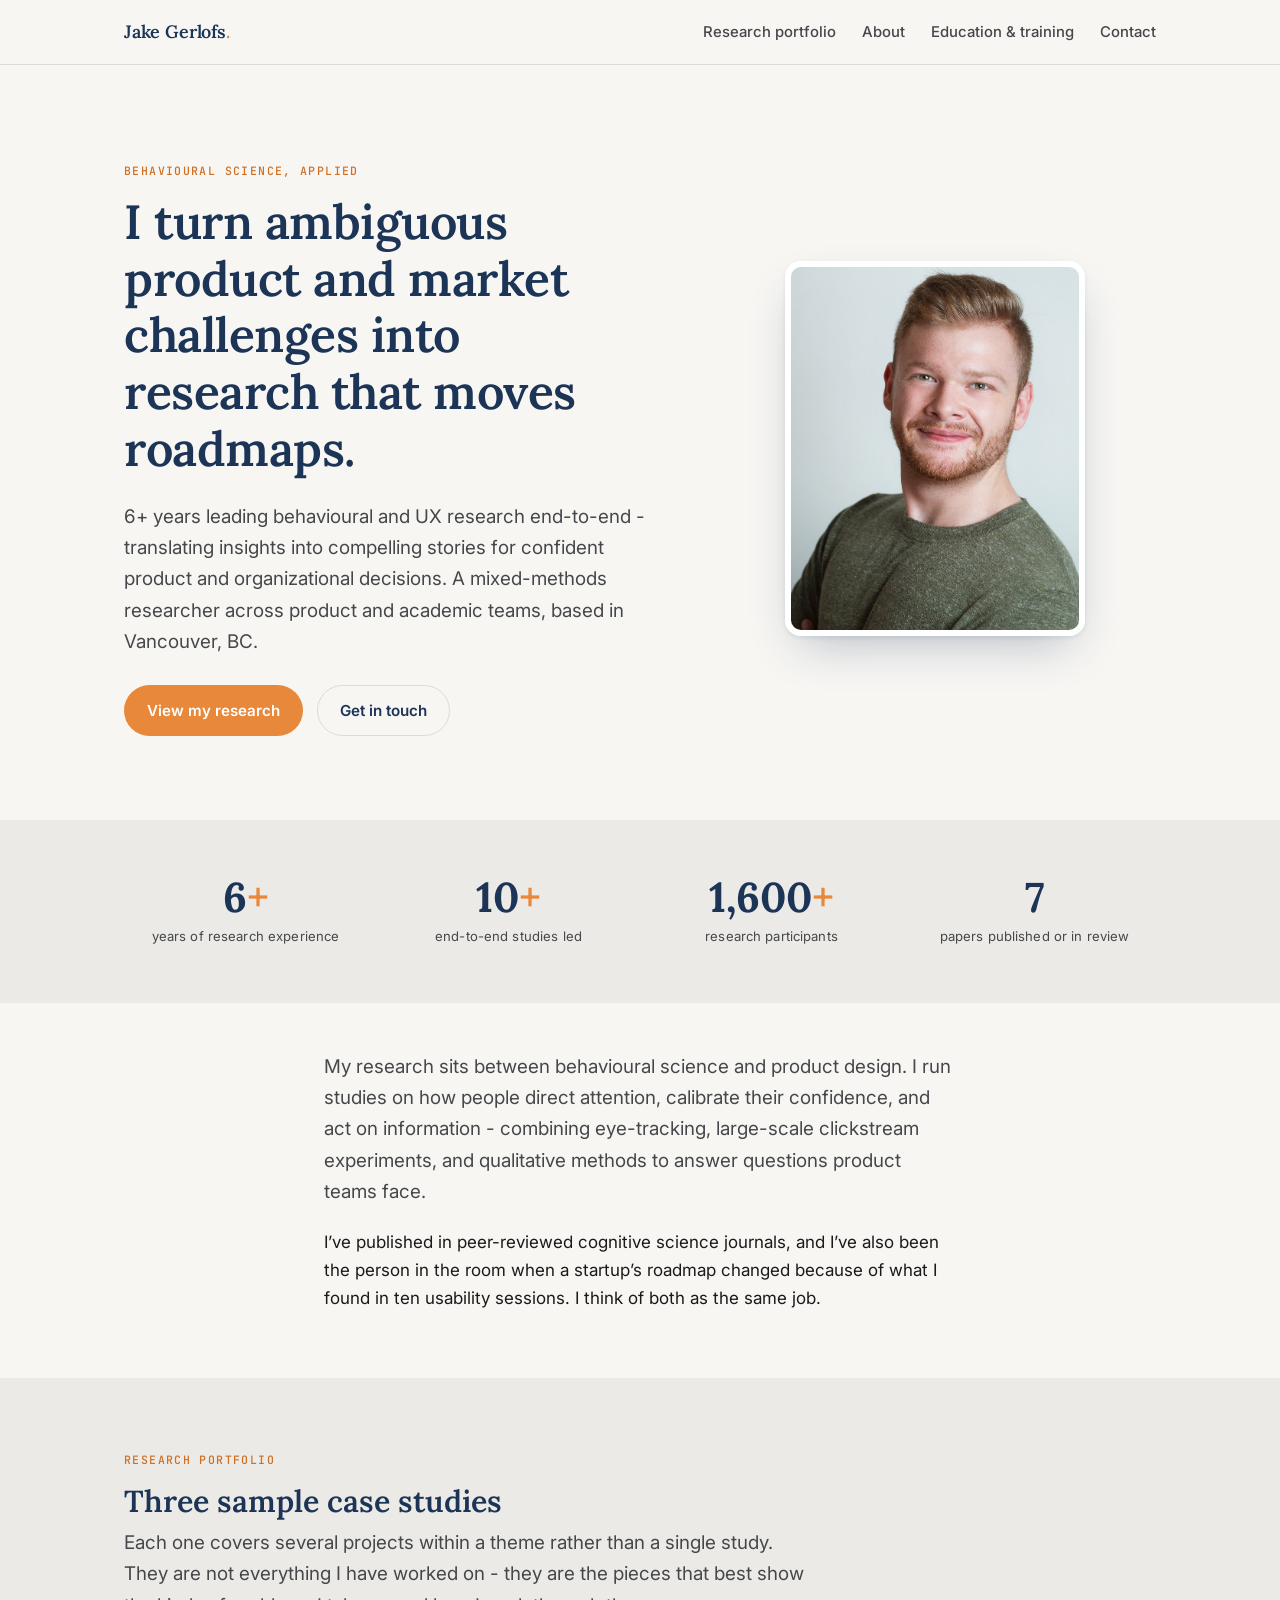
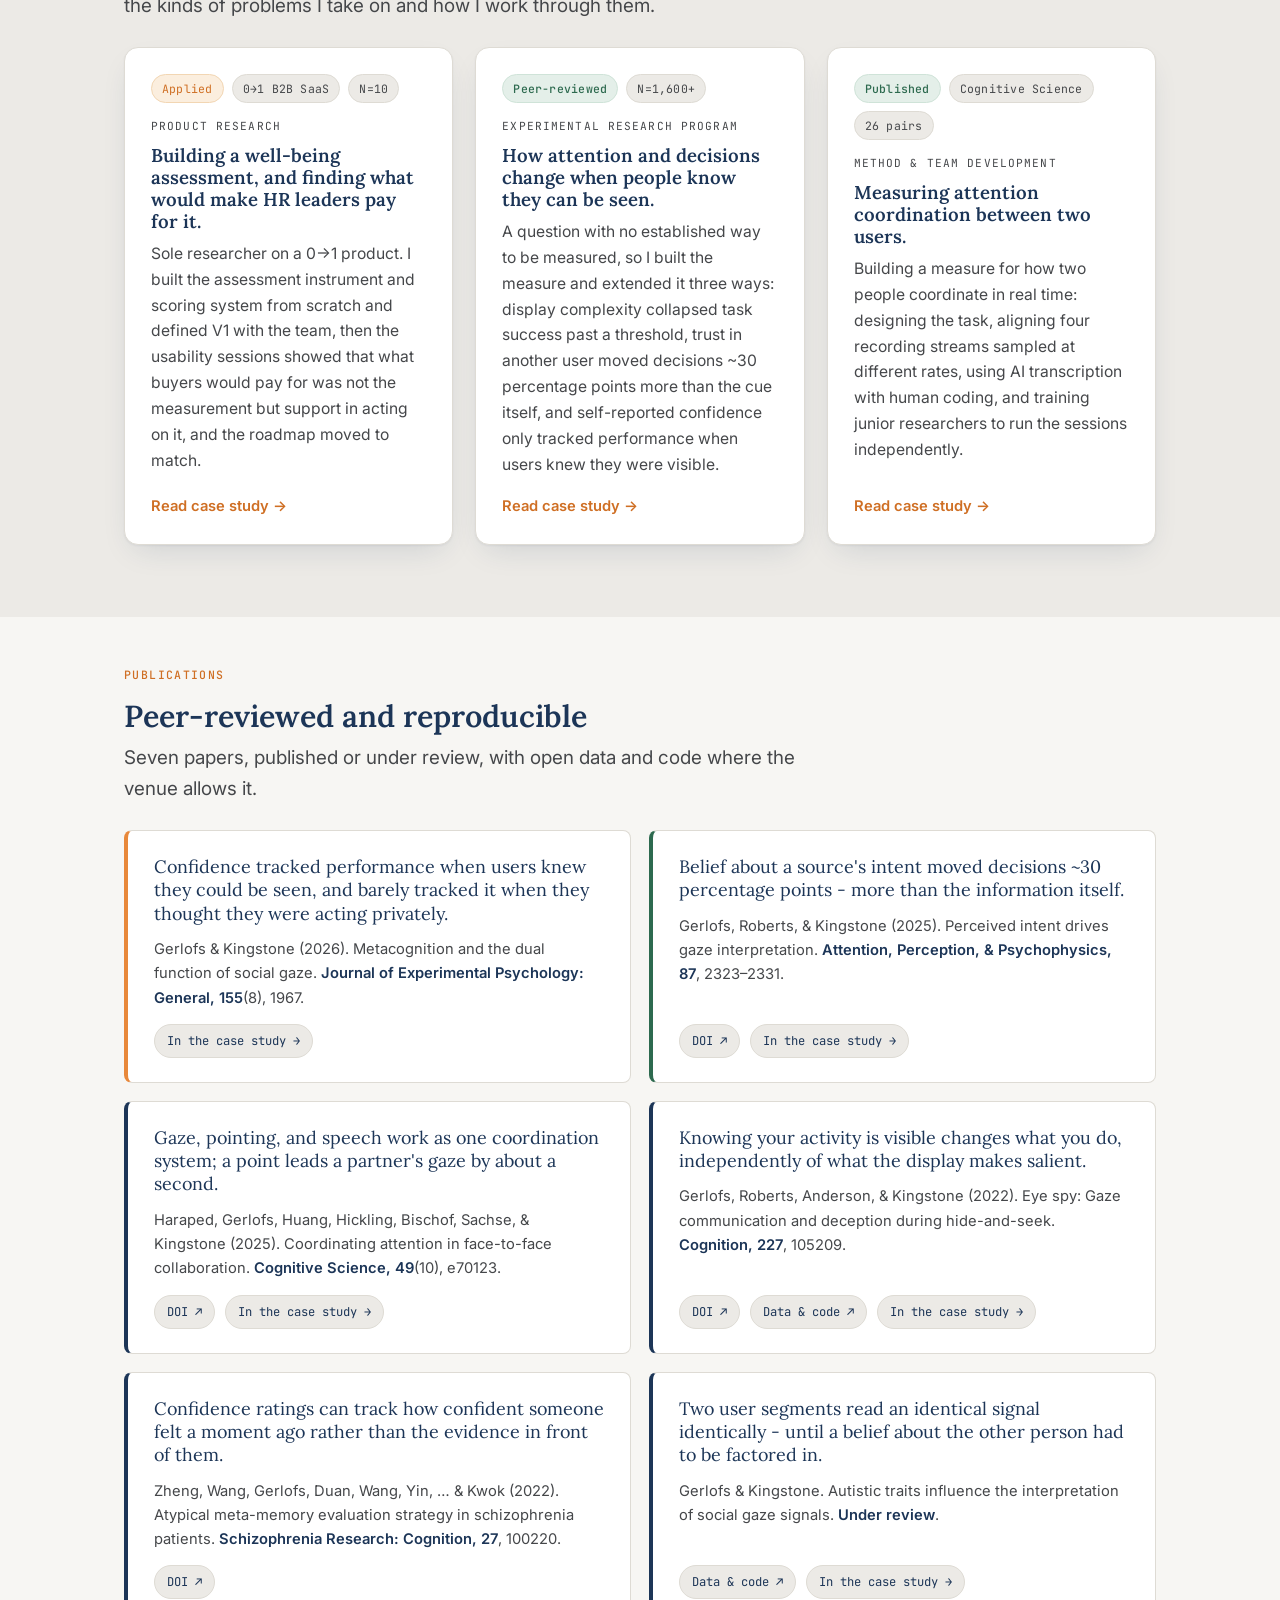
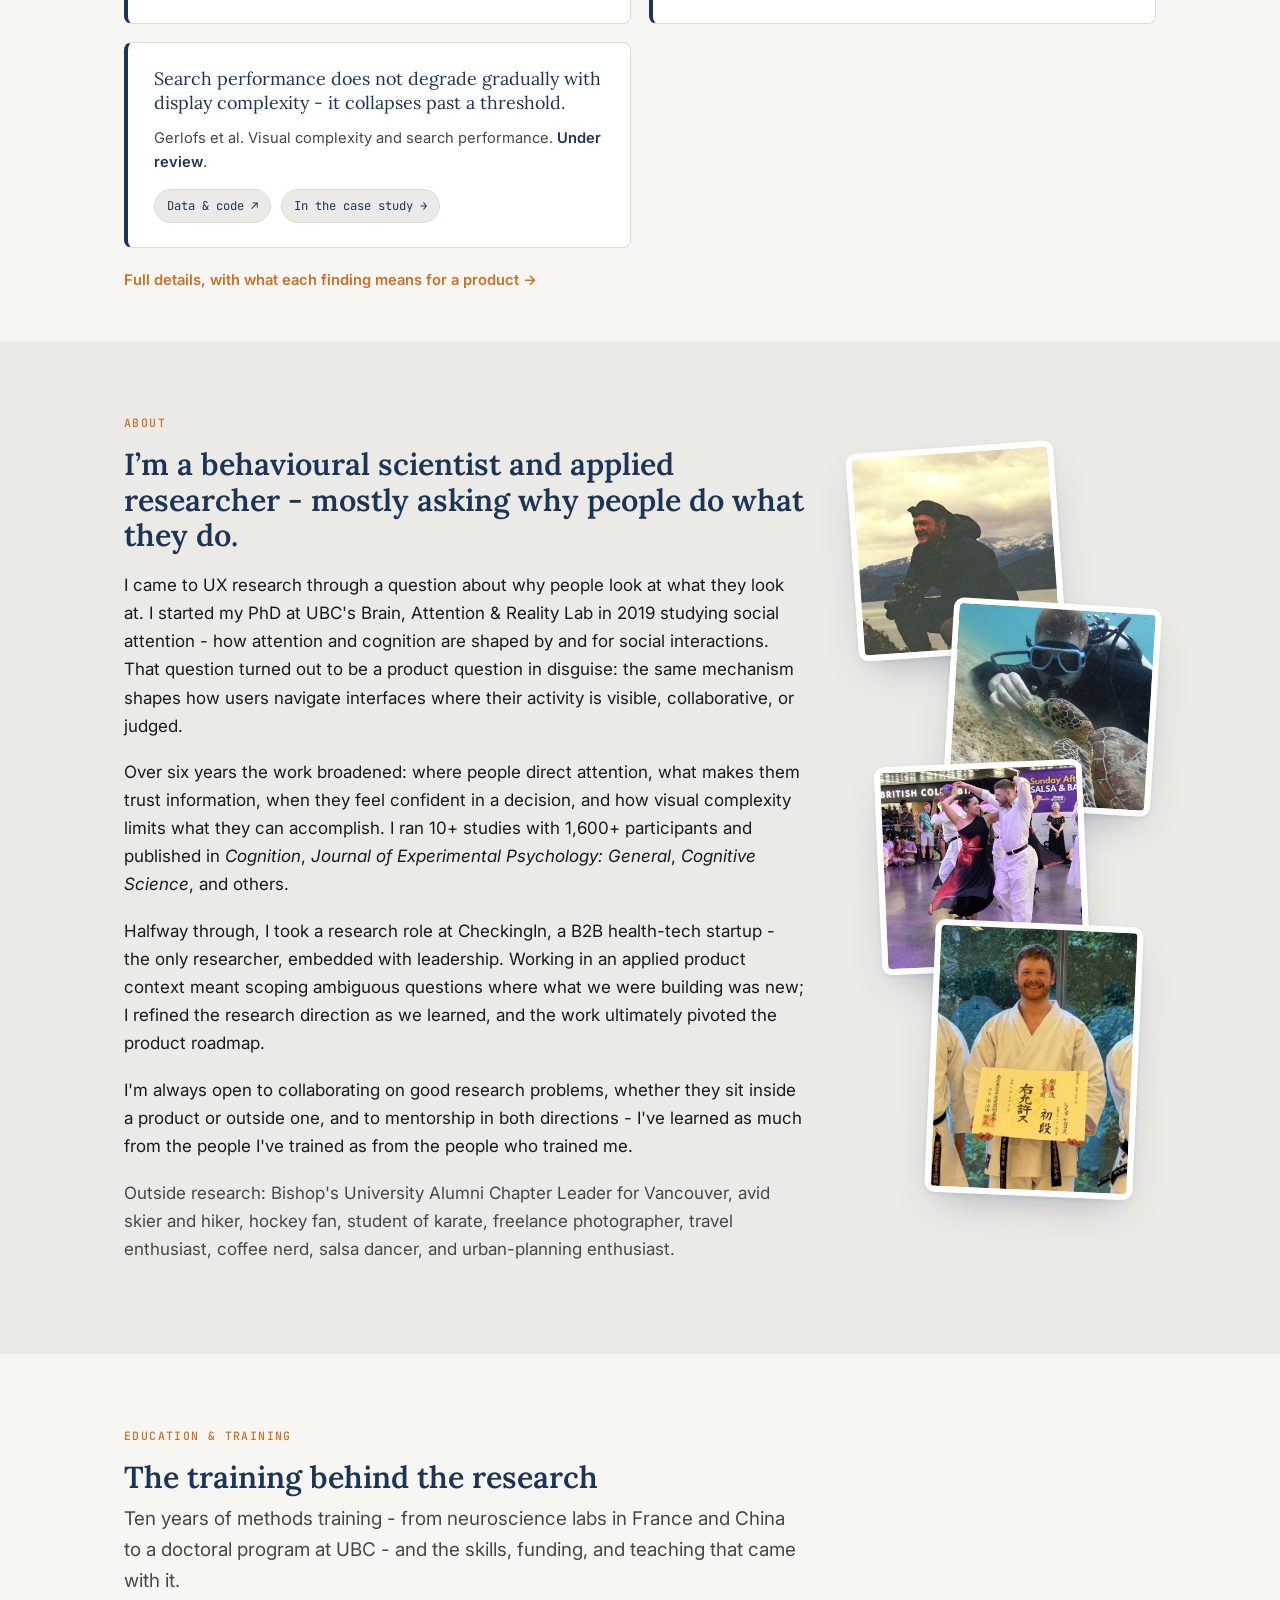
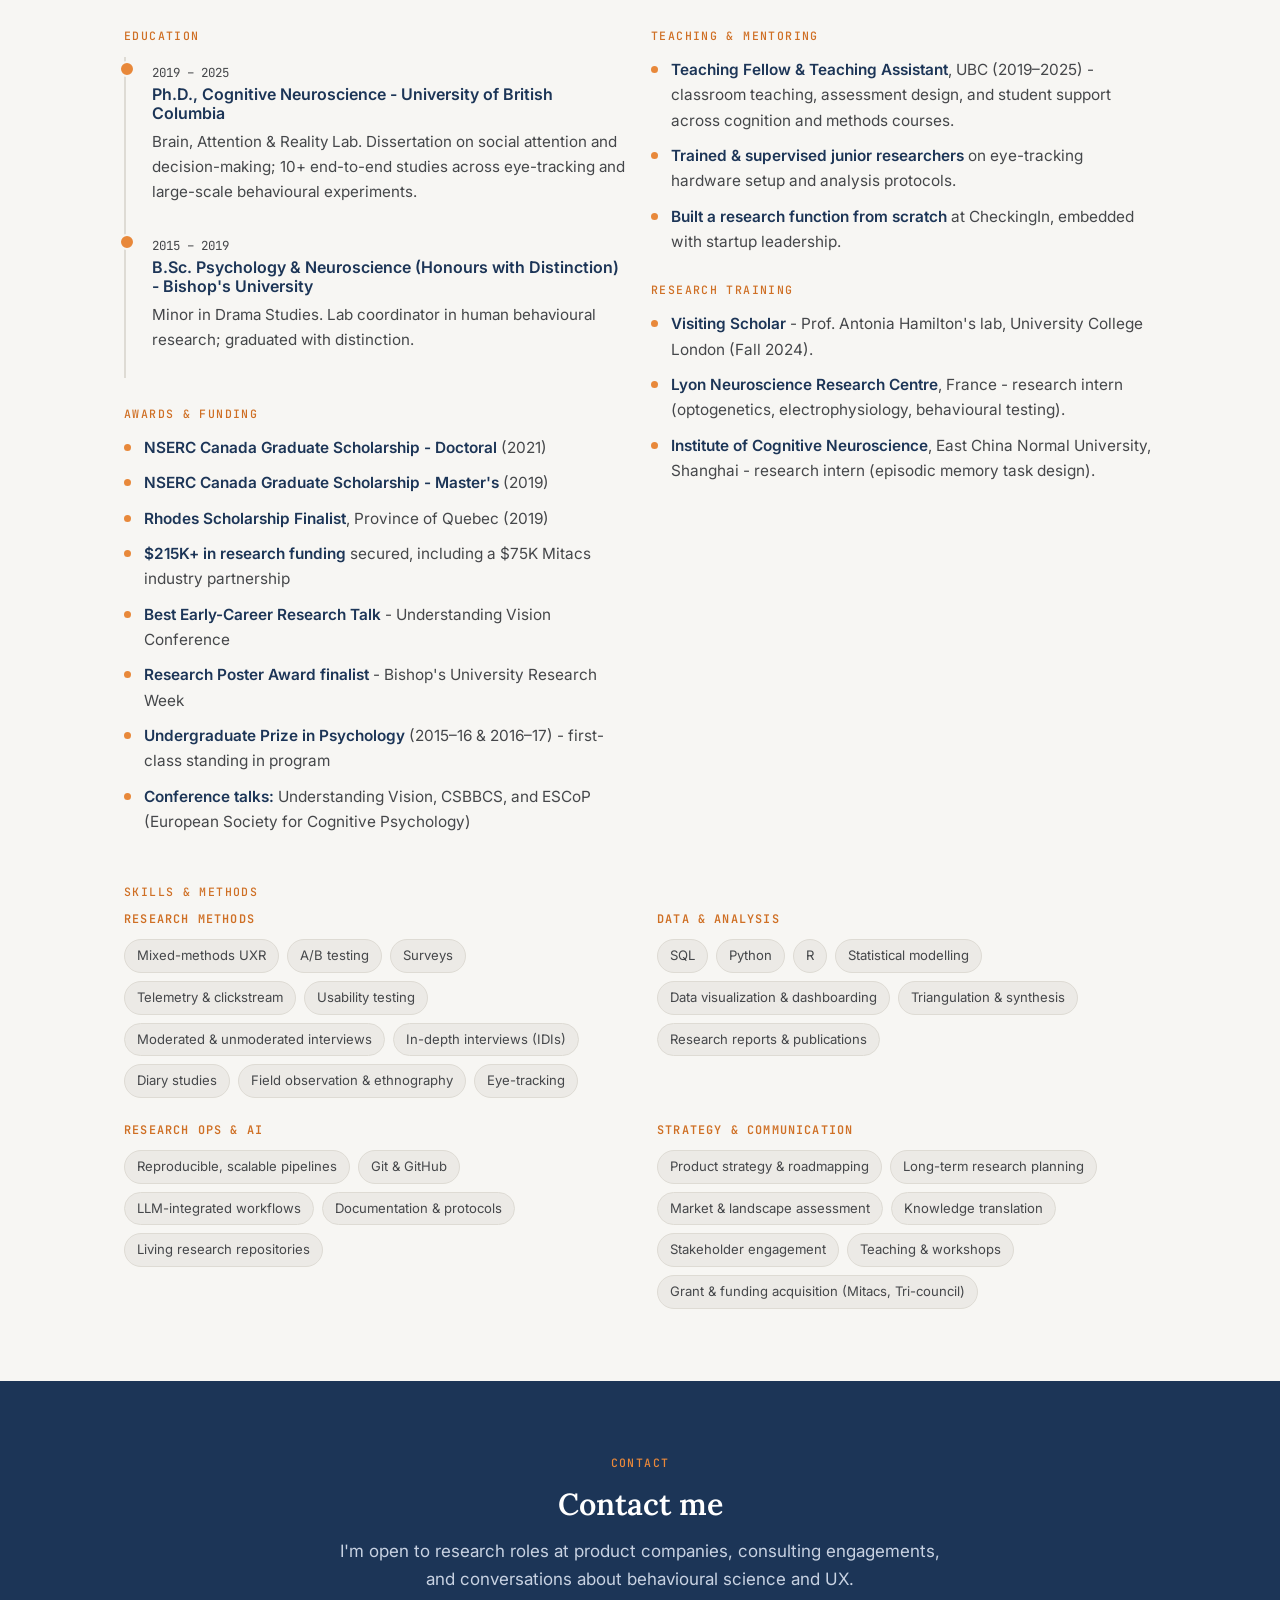
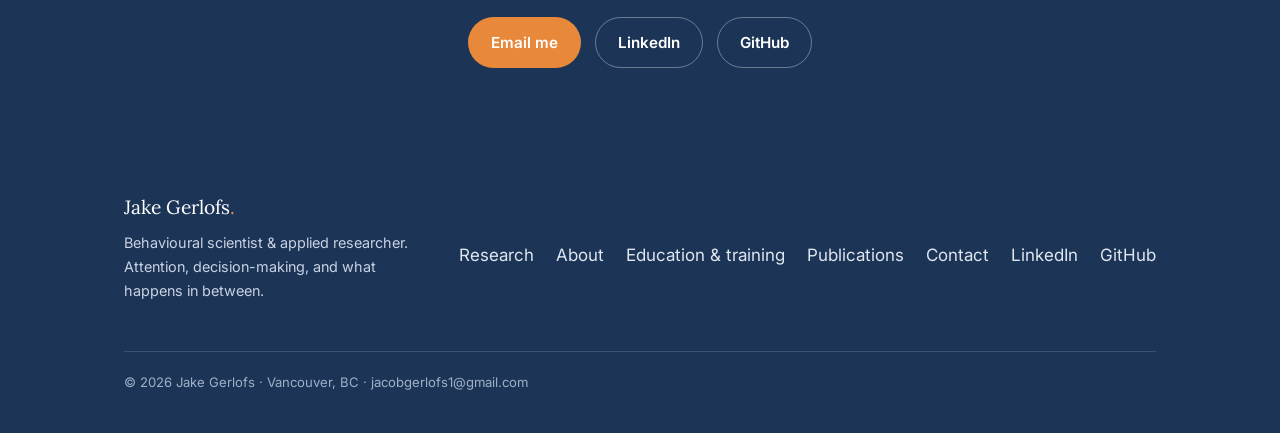
<file: index.html>
<!DOCTYPE html>
<html lang="en">
<head>
<meta charset="UTF-8">
<meta name="viewport" content="width=device-width, initial-scale=1.0">
<title>Jake Gerlofs - UX &amp; Product Researcher | Cognitive Neuroscience PhD, Vancouver</title>
<meta name="description" content="I study how people pay attention, form expectations, and decide - and what that means for the products they use. Six years of mixed-methods research across behavioural labs and product teams.">
<link rel="preconnect" href="https://fonts.googleapis.com">
<link rel="preconnect" href="https://fonts.gstatic.com" crossorigin>
<link rel="stylesheet" href="styles.css">
</head>
<body>

<!-- NAV -->
<header class="nav">
  <div class="wrap nav__inner">
    <a class="brand" href="index.html">Jake Gerlofs<span>.</span></a>
    <button class="nav__toggle" aria-label="Menu" onclick="document.getElementById('nav').classList.toggle('open')">☰</button>
    <nav class="nav__links" id="nav">
      <a href="index.html#research">Research portfolio</a>
      <a href="index.html#about">About</a>
      <a href="index.html#education">Education &amp; training</a>
      <a href="index.html#contact">Contact</a>
    </nav>
  </div>
</header>

<!-- HERO -->
<section class="hero">
  <div class="wrap hero-grid">
    <div>
      <p class="eyebrow">Behavioural science, applied</p>
      <h1>I turn ambiguous product and market challenges into research that moves roadmaps.</h1>
      <p class="lead">6+ years leading behavioural and UX research end-to-end - translating insights into compelling stories for confident product and organizational decisions. A mixed-methods researcher across product and academic teams, based in Vancouver, BC.</p>
      <div class="btn-row">
        <a class="btn btn--primary" href="#research">View my research</a>
        <a class="btn btn--ghost" href="#contact">Get in touch</a>
      </div>
    </div>
    <div class="hero-photo-wrap">
      <img src="DSC_0029_8x10.jpg" alt="Jake Gerlofs - behavioural scientist and UX researcher" class="hero-photo">
    </div>
  </div>
</section>

<!-- STATS -->
<section class="section--tight bg-surface">
  <div class="wrap stats">
    <div class="stat"><div class="stat__num">6<em>+</em></div><div class="stat__label">years of research experience</div></div>
    <div class="stat"><div class="stat__num">10<em>+</em></div><div class="stat__label">end-to-end studies led</div></div>
    <div class="stat"><div class="stat__num">1,600<em>+</em></div><div class="stat__label">research participants</div></div>
    <div class="stat"><div class="stat__num">7</div><div class="stat__label">papers published or in review</div></div>
  </div>
</section>

<!-- INTRO -->
<section class="section--tight">
  <div class="wrap read">
    <p class="lead">My research sits between behavioural science and product design. I run studies on how people direct attention, calibrate their confidence, and act on information - combining eye-tracking, large-scale clickstream experiments, and qualitative methods to answer questions product teams face.</p>
    <p>I’ve published in peer-reviewed cognitive science journals, and I’ve also been the person in the room when a startup’s roadmap changed because of what I found in ten usability sessions. I think of both as the same job.</p>
  </div>
</section>

<!-- ============ RESEARCH PORTFOLIO ============ -->
<section class="section bg-surface" id="research">
  <div class="wrap">
    <p class="eyebrow">Research portfolio</p>
    <h2 style="margin-bottom:8px;">Three sample case studies</h2>
    <p class="lead read" style="margin-bottom:26px;">Each one covers several projects within a theme rather than a single study. They are not everything I have worked on - they are the pieces that best show the kinds of problems I take on and how I work through them.</p>
    <div class="grid grid-3">

      <a class="card" href="study-checkingin.html">
        <div class="badges"><span class="badge badge--applied">Applied</span><span class="badge">0→1 B2B SaaS</span><span class="badge">N=10</span></div>
        <div class="card__kicker">Product research</div>
        <h3>Building a well-being assessment, and finding what would make HR leaders pay for it.</h3>
        <p class="card__hook">Sole researcher on a 0→1 product. I built the assessment instrument and scoring system from scratch and defined V1 with the team, then the usability sessions showed that what buyers would pay for was not the measurement but support in acting on it, and the roadmap moved to match.</p>
        <span class="card__more">Read case study →</span>
      </a>

      <a class="card" href="study-ubc-program.html">
        <div class="badges"><span class="badge badge--pub">Peer-reviewed</span><span class="badge">N=1,600+</span></div>
        <div class="card__kicker">Experimental research program</div>
        <h3>How attention and decisions change when people know they can be seen.</h3>
        <p class="card__hook">A question with no established way to be measured, so I built the measure and extended it three ways: display complexity collapsed task success past a threshold, trust in another user moved decisions ~30 percentage points more than the cue itself, and self-reported confidence only tracked performance when users knew they were visible.</p>
        <span class="card__more">Read case study →</span>
      </a>

      <a class="card" href="study-research-craft.html">
        <div class="badges"><span class="badge badge--pub">Published</span><span class="badge">Cognitive Science</span><span class="badge">26 pairs</span></div>
        <div class="card__kicker">Method &amp; team development</div>
        <h3>Measuring attention coordination between two users.</h3>
        <p class="card__hook">Building a measure for how two people coordinate in real time: designing the task, aligning four recording streams sampled at different rates, using AI transcription with human coding, and training junior researchers to run the sessions independently.</p>
        <span class="card__more">Read case study →</span>
      </a>

    </div>
  </div>
</section>

<!-- ============ PUBLICATIONS ============ -->
<section class="section--tight" id="publications">
  <div class="wrap">
    <div class="read" style="margin-bottom:26px;">
      <p class="eyebrow">Publications</p>
      <h2 style="margin-bottom:8px;">Peer-reviewed and reproducible</h2>
      <p class="lead">Seven papers, published or under review, with open data and code where the venue allows it.</p>
    </div>
    <div class="pub-grid">

      <div class="pub pub--amber">
        <p class="pub__finding">Confidence tracked performance when users knew they could be seen, and barely tracked it when they thought they were acting privately.</p>
        <p class="pub__cite">Gerlofs &amp; Kingstone (2026). Metacognition and the dual function of social gaze. <em>Journal of Experimental Psychology: General, 155</em>(8), 1967.</p>
        <div class="pub__links">
          <a class="chip" href="study-ubc-program.html">In the case study →</a>
        </div>
      </div>

      <div class="pub pub--green">
        <p class="pub__finding">Belief about a source's intent moved decisions ~30 percentage points - more than the information itself.</p>
        <p class="pub__cite">Gerlofs, Roberts, &amp; Kingstone (2025). Perceived intent drives gaze interpretation. <em>Attention, Perception, &amp; Psychophysics, 87</em>, 2323–2331.</p>
        <div class="pub__links">
          <a class="chip" href="https://doi.org/10.3758/s13414-025-03149-9">DOI ↗</a>
          <a class="chip" href="study-ubc-program.html">In the case study →</a>
        </div>
      </div>

      <div class="pub">
        <p class="pub__finding">Gaze, pointing, and speech work as one coordination system; a point leads a partner's gaze by about a second.</p>
        <p class="pub__cite">Haraped, Gerlofs, Huang, Hickling, Bischof, Sachse, &amp; Kingstone (2025). Coordinating attention in face-to-face collaboration. <em>Cognitive Science, 49</em>(10), e70123.</p>
        <div class="pub__links">
          <a class="chip" href="https://doi.org/10.1111/cogs.70123">DOI ↗</a>
          <a class="chip" href="study-research-craft.html">In the case study →</a>
        </div>
      </div>

      <div class="pub">
        <p class="pub__finding">Knowing your activity is visible changes what you do, independently of what the display makes salient.</p>
        <p class="pub__cite">Gerlofs, Roberts, Anderson, &amp; Kingstone (2022). Eye spy: Gaze communication and deception during hide-and-seek. <em>Cognition, 227</em>, 105209.</p>
        <div class="pub__links">
          <a class="chip" href="https://doi.org/10.1016/j.cognition.2022.105209">DOI ↗</a>
          <a class="chip" href="https://github.com/jacobgerlofs/Hide_and_Seek_Project">Data &amp; code ↗</a>
          <a class="chip" href="study-ubc-program.html">In the case study →</a>
        </div>
      </div>

      <div class="pub">
        <p class="pub__finding">Confidence ratings can track how confident someone felt a moment ago rather than the evidence in front of them.</p>
        <p class="pub__cite">Zheng, Wang, Gerlofs, Duan, Wang, Yin, … &amp; Kwok (2022). Atypical meta-memory evaluation strategy in schizophrenia patients. <em>Schizophrenia Research: Cognition, 27</em>, 100220.</p>
        <div class="pub__links">
          <a class="chip" href="https://doi.org/10.1016/j.scog.2021.100220">DOI ↗</a>
        </div>
      </div>

      <div class="pub">
        <p class="pub__finding">Two user segments read an identical signal identically - until a belief about the other person had to be factored in.</p>
        <p class="pub__cite">Gerlofs &amp; Kingstone. Autistic traits influence the interpretation of social gaze signals. <em>Under review</em>.</p>
        <div class="pub__links">
          <a class="chip" href="https://doi.org/10.17605/OSF.IO/JHCPZ">Data &amp; code ↗</a>
          <a class="chip" href="study-ubc-program.html">In the case study →</a>
        </div>
      </div>

      <div class="pub">
        <p class="pub__finding">Search performance does not degrade gradually with display complexity - it collapses past a threshold.</p>
        <p class="pub__cite">Gerlofs et al. Visual complexity and search performance. <em>Under review</em>.</p>
        <div class="pub__links">
          <a class="chip" href="https://github.com/jacobgerlofs/h_s_complex_displays">Data &amp; code ↗</a>
          <a class="chip" href="study-ubc-program.html">In the case study →</a>
        </div>
      </div>

    </div>
    <a class="card__more" href="publications.html" style="display:inline-block;margin-top:20px;">Full details, with what each finding means for a product →</a>
  </div>
</section>

<!-- ============ ABOUT ============ -->
<section class="section bg-surface" id="about">
  <div class="wrap about-grid">
    <div class="about-copy">
    <p class="eyebrow">About</p>
    <h2 style="margin-bottom:18px;">I’m a behavioural scientist and applied researcher - mostly asking why people do what they do.</h2>
    <p>I came to UX research through a question about why people look at what they look at. I started my PhD at UBC's Brain, Attention &amp; Reality Lab in 2019 studying social attention - how attention and cognition are shaped by and for social interactions. That question turned out to be a product question in disguise: the same mechanism shapes how users navigate interfaces where their activity is visible, collaborative, or judged.</p>
    <p>Over six years the work broadened: where people direct attention, what makes them trust information, when they feel confident in a decision, and how visual complexity limits what they can accomplish. I ran 10+ studies with 1,600+ participants and published in <em>Cognition</em>, <em>Journal of Experimental Psychology: General</em>, <em>Cognitive Science</em>, and others.</p>
    <p>Halfway through, I took a research role at CheckingIn, a B2B health-tech startup - the only researcher, embedded with leadership. Working in an applied product context meant scoping ambiguous questions where what we were building was new; I refined the research direction as we learned, and the work ultimately pivoted the product roadmap.</p>
    <p>I'm always open to collaborating on good research problems, whether they sit inside a product or outside one, and to mentorship in both directions - I've learned as much from the people I've trained as from the people who trained me.</p>
    <p style="color:var(--ink-soft);">Outside research: Bishop's University Alumni Chapter Leader for Vancouver, avid skier and hiker, hockey fan, student of karate, freelance photographer, travel enthusiast, coffee nerd, salsa dancer, and urban-planning enthusiast.</p>
    </div>
    <div class="about-photos" aria-hidden="false">
      <img class="about-photo about-photo--a" src="about-patagonia.jpg" alt="Jake crouching with a camera on a lakeshore in Patagonia, snow-capped mountains behind." loading="lazy" width="620" height="620">
      <img class="about-photo about-photo--b" src="about-diving.jpg" alt="Jake scuba diving in the Philippines, alongside a green sea turtle feeding on the seabed." loading="lazy" width="620" height="620">
      <img class="about-photo about-photo--c" src="about-salsa.jpg" alt="Jake mid-turn with his partner during a salsa performance at a Sunday afternoon social in Vancouver." loading="lazy" width="620" height="620">
      <img class="about-photo about-photo--d" src="about-karate.jpg" alt="Jake smiling in his karate gi, holding his shodan (first-degree black belt) certificate." loading="lazy" width="480" height="640">
    </div>
  </div>
</section>

<!-- ============ EDUCATION & TRAINING ============ -->
<section class="section" id="education">
  <div class="wrap">
    <p class="eyebrow">Education &amp; training</p>
    <h2 style="margin-bottom:8px;">The training behind the research</h2>
    <p class="lead read" style="margin-bottom:30px;">Ten years of methods training - from neuroscience labs in France and China to a doctoral program at UBC - and the skills, funding, and teaching that came with it.</p>

    <div class="grid grid-2" style="align-items:start;">

      <div>
        <p class="sublabel">Education</p>
        <div class="timeline" style="margin-top:0;">
          <div class="tl-item">
            <span class="tl-when">2019 – 2025</span>
            <h4>Ph.D., Cognitive Neuroscience - University of British Columbia</h4>
            <p>Brain, Attention &amp; Reality Lab. Dissertation on social attention and decision-making; 10+ end-to-end studies across eye-tracking and large-scale behavioural experiments.</p>
          </div>
          <div class="tl-item">
            <span class="tl-when">2015 – 2019</span>
            <h4>B.Sc. Psychology &amp; Neuroscience (Honours with Distinction) - Bishop's University</h4>
            <p>Minor in Drama Studies. Lab coordinator in human behavioural research; graduated with distinction.</p>
          </div>
        </div>

        <p class="sublabel" style="margin-top:26px;">Awards &amp; funding</p>
        <ul class="awards">
          <li><b>NSERC Canada Graduate Scholarship - Doctoral</b> (2021)</li>
          <li><b>NSERC Canada Graduate Scholarship - Master's</b> (2019)</li>
          <li><b>Rhodes Scholarship Finalist</b>, Province of Quebec (2019)</li>
          <li><b>$215K+ in research funding</b> secured, including a $75K Mitacs industry partnership</li>
          <li><b>Best Early-Career Research Talk</b> - Understanding Vision Conference</li>
          <li><b>Research Poster Award finalist</b> - Bishop's University Research Week</li>
          <li><b>Undergraduate Prize in Psychology</b> (2015–16 &amp; 2016–17) - first-class standing in program</li>
          <li><b>Conference talks:</b> Understanding Vision, CSBBCS, and ESCoP (European Society for Cognitive Psychology)</li>
        </ul>
      </div>

      <div>
        <p class="sublabel">Teaching &amp; mentoring</p>
        <ul class="awards">
          <li><b>Teaching Fellow &amp; Teaching Assistant</b>, UBC (2019–2025) - classroom teaching, assessment design, and student support across cognition and methods courses.</li>
          <li><b>Trained &amp; supervised junior researchers</b> on eye-tracking hardware setup and analysis protocols.</li>
          <li><b>Built a research function from scratch</b> at CheckingIn, embedded with startup leadership.</li>
        </ul>

        <p class="sublabel" style="margin-top:26px;">Research training</p>
        <ul class="awards">
          <li><b>Visiting Scholar</b> - Prof. Antonia Hamilton's lab, University College London (Fall 2024).</li>
          <li><b>Lyon Neuroscience Research Centre</b>, France - research intern (optogenetics, electrophysiology, behavioural testing).</li>
          <li><b>Institute of Cognitive Neuroscience</b>, East China Normal University, Shanghai - research intern (episodic memory task design).</li>
        </ul>
      </div>

    </div>

    <div style="margin-top:38px;">
      <p class="sublabel">Skills &amp; methods</p>
      <div class="skills-2">
        <div class="skillcol">
          <h4>Research methods</h4>
          <div class="pills">
            <span class="pill">Mixed-methods UXR</span>
            <span class="pill">A/B testing</span>
            <span class="pill">Surveys</span>
            <span class="pill">Telemetry &amp; clickstream</span>
            <span class="pill">Usability testing</span>
            <span class="pill">Moderated &amp; unmoderated interviews</span>
            <span class="pill">In-depth interviews (IDIs)</span>
            <span class="pill">Diary studies</span>
            <span class="pill">Field observation &amp; ethnography</span>
            <span class="pill">Eye-tracking</span>
          </div>
        </div>
        <div class="skillcol">
          <h4>Data &amp; analysis</h4>
          <div class="pills">
            <span class="pill">SQL</span>
            <span class="pill">Python</span>
            <span class="pill">R</span>
            <span class="pill">Statistical modelling</span>
            <span class="pill">Data visualization &amp; dashboarding</span>
            <span class="pill">Triangulation &amp; synthesis</span>
            <span class="pill">Research reports &amp; publications</span>
          </div>
        </div>
        <div class="skillcol">
          <h4>Research ops &amp; AI</h4>
          <div class="pills">
            <span class="pill">Reproducible, scalable pipelines</span>
            <span class="pill">Git &amp; GitHub</span>
            <span class="pill">LLM-integrated workflows</span>
            <span class="pill">Documentation &amp; protocols</span>
            <span class="pill">Living research repositories</span>
          </div>
        </div>
        <div class="skillcol">
          <h4>Strategy &amp; communication</h4>
          <div class="pills">
            <span class="pill">Product strategy &amp; roadmapping</span>
            <span class="pill">Long-term research planning</span>
            <span class="pill">Market &amp; landscape assessment</span>
            <span class="pill">Knowledge translation</span>
            <span class="pill">Stakeholder engagement</span>
            <span class="pill">Teaching &amp; workshops</span>
            <span class="pill">Grant &amp; funding acquisition (Mitacs, Tri-council)</span>
          </div>
        </div>
      </div>
    </div>
  </div>
</section>

<!-- ============ CONTACT ============ -->
<section class="section bg-slate" id="contact">
  <div class="wrap read center">
    <p class="eyebrow" style="color:#E8883A;">Contact</p>
    <h2>Contact me</h2>
    <p style="color:#c8d2e2; margin-bottom:24px;">I'm open to research roles at product companies, consulting engagements, and conversations about behavioural science and UX.</p>
    <div class="btn-row" style="justify-content:center;">
      <a class="btn btn--primary" href="mailto:jacobgerlofs1@gmail.com">Email me</a>
      <a class="btn btn--ghost" style="color:#fff;border-color:rgba(255,255,255,.35);" href="https://linkedin.com/in/jgerlofs">LinkedIn</a>
      <a class="btn btn--ghost" style="color:#fff;border-color:rgba(255,255,255,.35);" href="https://github.com/jacobgerlofs">GitHub</a>
    </div>
  </div>
</section>

<!-- FOOTER -->
<footer class="footer">
  <div class="wrap">
    <div class="footer__grid">
      <div>
        <div class="footer__brand">Jake Gerlofs<span>.</span></div>
        <p class="footer__tag">Behavioural scientist &amp; applied researcher. Attention, decision-making, and what happens in between.</p>
      </div>
      <div class="footer__links">
        <a href="index.html#research">Research</a>
        <a href="index.html#about">About</a>
        <a href="index.html#education">Education &amp; training</a>
        <a href="publications.html">Publications</a>
        <a href="index.html#contact">Contact</a>
        <a href="https://linkedin.com/in/jgerlofs">LinkedIn</a>
        <a href="https://github.com/jacobgerlofs">GitHub</a>
      </div>
    </div>
    <div class="footer__fine">© 2026 Jake Gerlofs · Vancouver, BC · jacobgerlofs1@gmail.com</div>
  </div>
</footer>

</body>
</html>
</file>
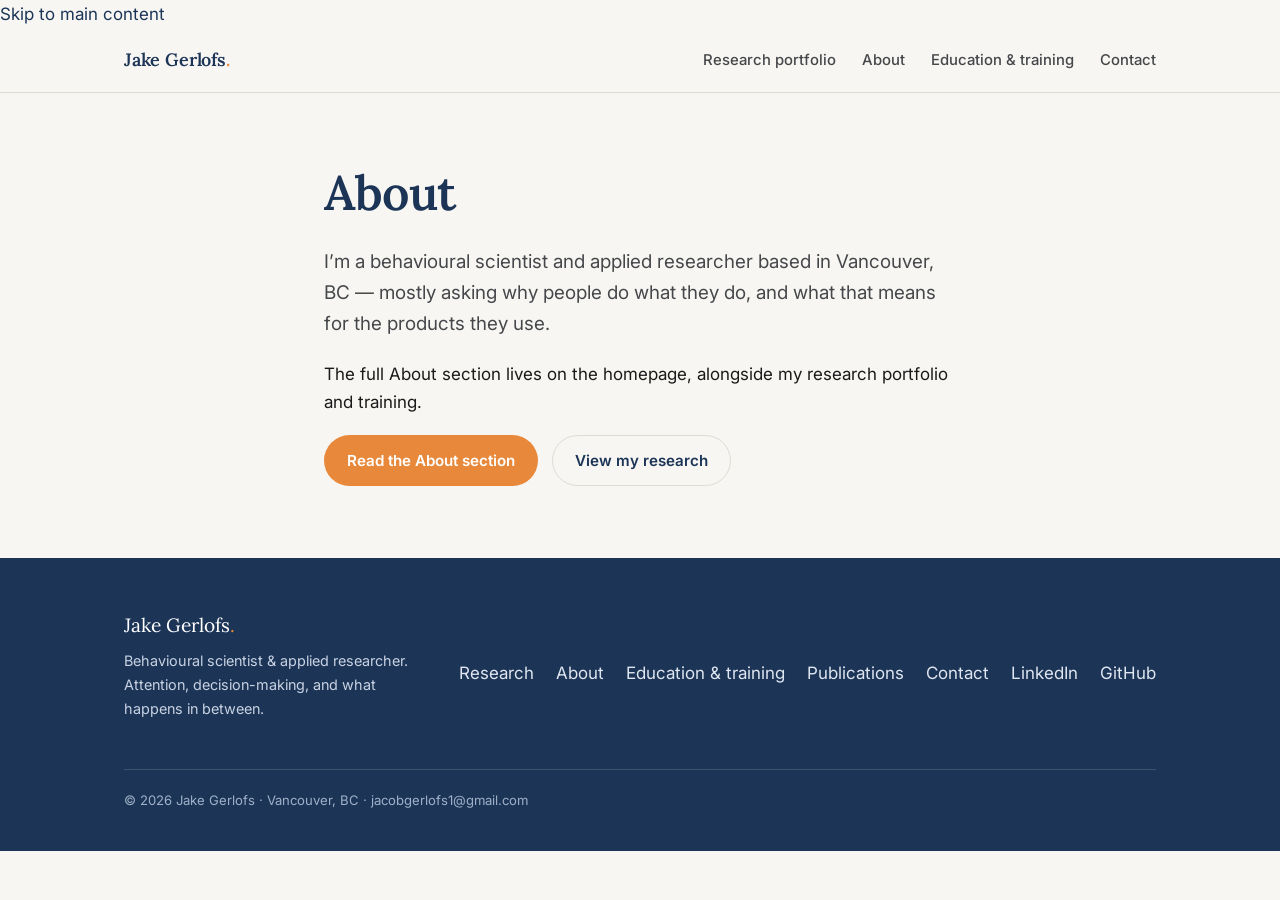
<file: about.html>
<!DOCTYPE html>
<html lang="en">
<head>
<meta charset="UTF-8">
<meta name="viewport" content="width=device-width, initial-scale=1.0">
<title>About - Jake Gerlofs</title>
<meta name="description" content="About Jake Gerlofs, behavioural scientist and UX researcher based in Vancouver, BC.">
<link rel="canonical" href="index.html#about">
<link rel="stylesheet" href="styles.css">
</head>
<body>
<a class="skip-link" href="#main">Skip to main content</a>

<!-- NAV -->
<header class="nav">
  <div class="wrap nav__inner">
    <a class="brand" href="index.html">Jake Gerlofs<span>.</span></a>
    <button class="nav__toggle" type="button" aria-label="Open menu" aria-expanded="false" aria-controls="nav"><span aria-hidden="true">&#9776;</span></button>
    <nav class="nav__links" id="nav">
      <a href="index.html#research">Research portfolio</a>
      <a href="index.html#about" aria-current="page">About</a>
      <a href="index.html#education">Education &amp; training</a>
      <a href="index.html#contact">Contact</a>
    </nav>
  </div>
</header>

<main id="main" tabindex="-1">
  <section class="section">
    <div class="wrap read">
      <h1>About</h1>
      <p class="lead">I&rsquo;m a behavioural scientist and applied researcher based in Vancouver, BC &mdash; mostly asking why people do what they do, and what that means for the products they use.</p>
      <p>The full About section lives on the homepage, alongside my research portfolio and training.</p>
      <div class="btn-row">
        <a class="btn btn--primary" href="index.html#about">Read the About section</a>
        <a class="btn btn--ghost" href="index.html#research">View my research</a>
      </div>
    </div>
  </section>
</main>

<footer class="footer">
  <div class="wrap">
    <div class="footer__grid">
      <div>
        <div class="footer__brand">Jake Gerlofs<span>.</span></div>
        <p class="footer__tag">Behavioural scientist &amp; applied researcher. Attention, decision-making, and what happens in between.</p>
      </div>
      <div class="footer__links">
        <a href="index.html#research">Research</a>
        <a href="index.html#about">About</a>
        <a href="index.html#education">Education &amp; training</a>
        <a href="publications.html">Publications</a>
        <a href="index.html#contact">Contact</a>
        <a href="https://linkedin.com/in/jgerlofs">LinkedIn</a>
        <a href="https://github.com/jacobgerlofs">GitHub</a>
      </div>
    </div>
    <div class="footer__fine">&copy; 2026 Jake Gerlofs &middot; Vancouver, BC &middot; jacobgerlofs1@gmail.com</div>
  </div>
</footer>

<script>
(function () {
  var toggle = document.querySelector('.nav__toggle');
  var nav = document.getElementById('nav');
  if (!toggle || !nav) return;
  function setOpen(open) {
    nav.classList.toggle('open', open);
    toggle.setAttribute('aria-expanded', open ? 'true' : 'false');
    toggle.setAttribute('aria-label', open ? 'Close menu' : 'Open menu');
  }
  toggle.addEventListener('click', function () { setOpen(!nav.classList.contains('open')); });
  document.addEventListener('keydown', function (e) {
    if (e.key === 'Escape' && nav.classList.contains('open')) { setOpen(false); toggle.focus(); }
  });
})();
</script>
</body>
</html>
</file>
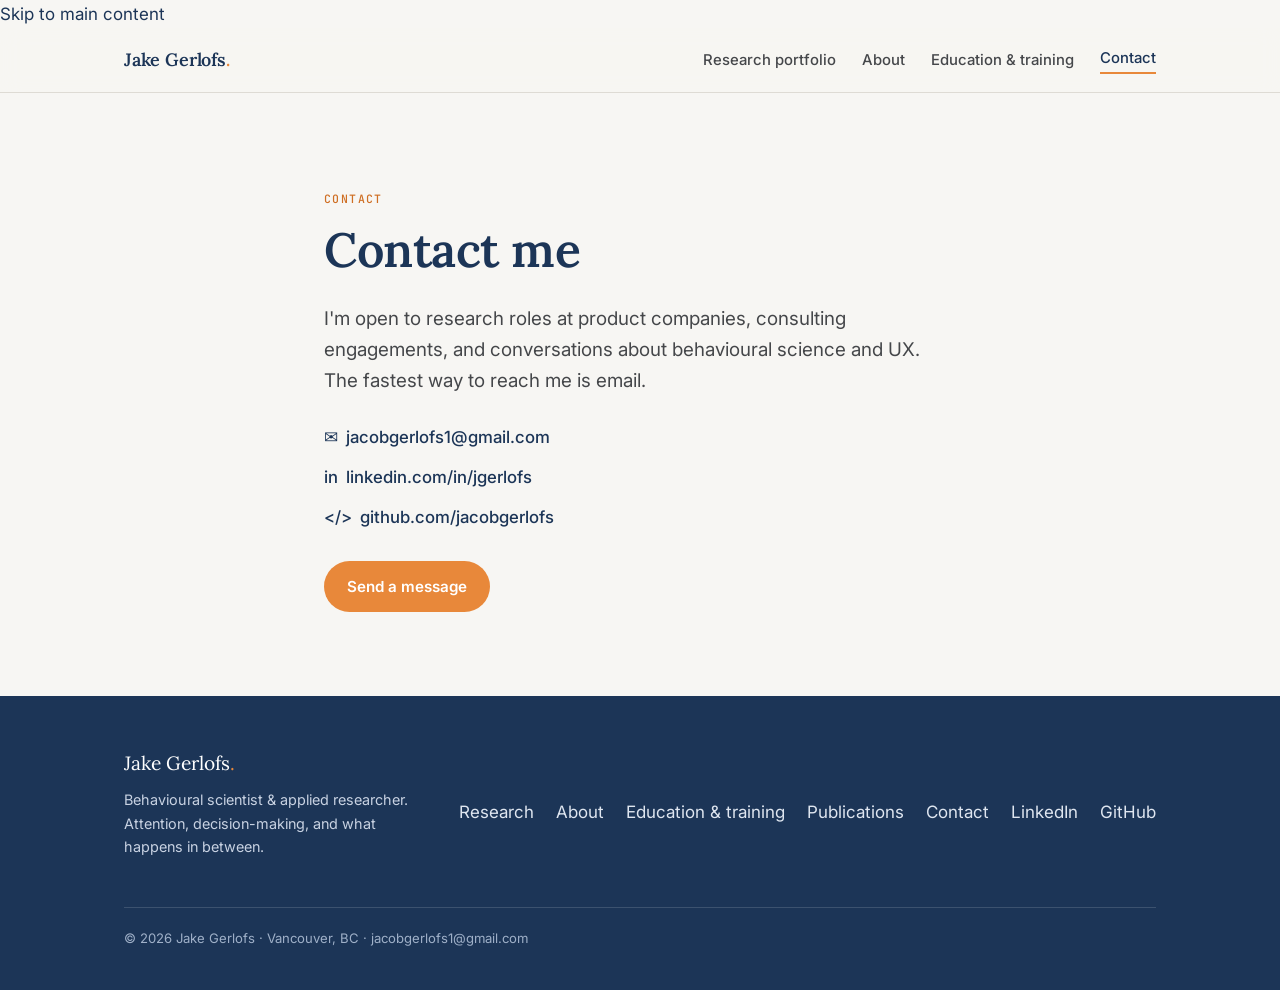
<file: contact.html>
<!DOCTYPE html>
<html lang="en">
<head>
<meta charset="UTF-8">
<meta name="viewport" content="width=device-width, initial-scale=1.0">
<title>Contact - Jake Gerlofs</title>
<meta name="description" content="Get in touch with Jake Gerlofs - open to research roles at product companies, consulting engagements, and conversations about behavioural science and UX.">
<link rel="preconnect" href="https://fonts.googleapis.com">
<link rel="preconnect" href="https://fonts.gstatic.com" crossorigin>
<link rel="stylesheet" href="styles.css">
</head>
<body>
<a class="skip-link" href="#main">Skip to main content</a>

<header class="nav">
  <div class="wrap nav__inner">
    <a class="brand" href="index.html">Jake Gerlofs<span>.</span></a>
    <button class="nav__toggle" type="button" aria-label="Open menu" aria-expanded="false" aria-controls="nav"><span aria-hidden="true">☰</span></button>
    <nav class="nav__links" id="nav">
      <a href="index.html#research">Research portfolio</a>
      <a href="index.html#about">About</a>
      <a href="index.html#education">Education &amp; training</a>
      <a href="index.html#contact" class="active">Contact</a>
    </nav>
  </div>
</header>

<main id="main" tabindex="-1">

<section class="hero">
  <div class="wrap read">
    <p class="eyebrow">Contact</p>
    <h1>Contact me</h1>
    <p class="lead">I'm open to research roles at product companies, consulting engagements, and conversations about behavioural science and UX. The fastest way to reach me is email.</p>
    <div class="contact-links">
      <a href="mailto:jacobgerlofs1@gmail.com">✉&nbsp;&nbsp;jacobgerlofs1@gmail.com</a>
      <a href="https://linkedin.com/in/jgerlofs">in&nbsp;&nbsp;linkedin.com/in/jgerlofs</a>
      <a href="https://github.com/jacobgerlofs">&lt;/&gt;&nbsp;&nbsp;github.com/jacobgerlofs</a>
    </div>
    <div class="btn-row" style="margin-top:30px;">
      <a class="btn btn--primary" href="mailto:jacobgerlofs1@gmail.com">Send a message</a>
    </div>
  </div>
</section>

</main>

<footer class="footer">
  <div class="wrap">
    <div class="footer__grid">
      <div>
        <div class="footer__brand">Jake Gerlofs<span>.</span></div>
        <p class="footer__tag">Behavioural scientist &amp; applied researcher. Attention, decision-making, and what happens in between.</p>
      </div>
      <div class="footer__links">
        <a href="index.html#research">Research</a>
        <a href="index.html#about">About</a>
        <a href="index.html#education">Education &amp; training</a>
        <a href="publications.html">Publications</a>
        <a href="index.html#contact">Contact</a>
        <a href="https://linkedin.com/in/jgerlofs">LinkedIn</a>
        <a href="https://github.com/jacobgerlofs">GitHub</a>
      </div>
    </div>
    <div class="footer__fine">© 2026 Jake Gerlofs · Vancouver, BC · jacobgerlofs1@gmail.com</div>
  </div>
</footer>

<script>
(function () {
  var toggle = document.querySelector('.nav__toggle');
  var nav = document.getElementById('nav');
  if (!toggle || !nav) return;
  function setOpen(open) {
    nav.classList.toggle('open', open);
    toggle.setAttribute('aria-expanded', open ? 'true' : 'false');
    toggle.setAttribute('aria-label', open ? 'Close menu' : 'Open menu');
  }
  toggle.addEventListener('click', function () {
    setOpen(!nav.classList.contains('open'));
  });
  document.addEventListener('keydown', function (e) {
    if (e.key === 'Escape' && nav.classList.contains('open')) {
      setOpen(false);
      toggle.focus();
    }
  });
})();
</script>

</body>
</html>
</file>
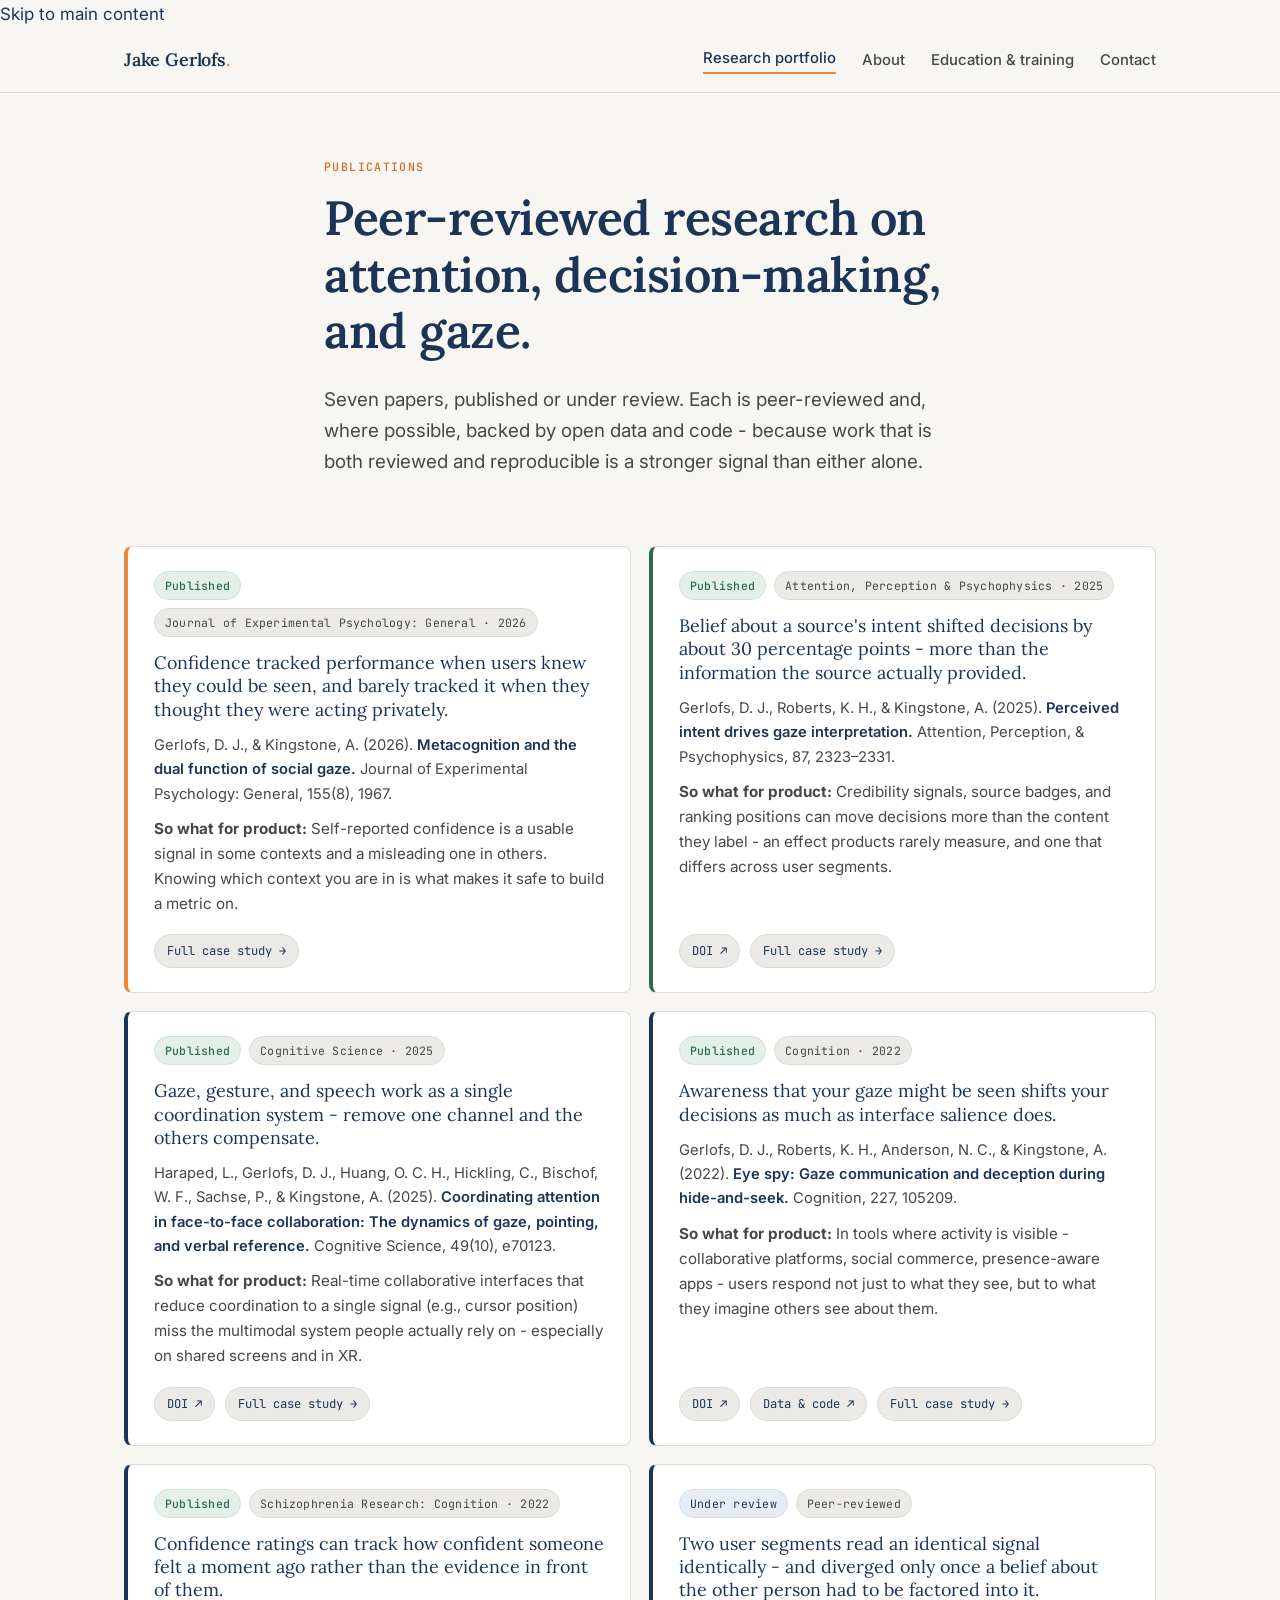
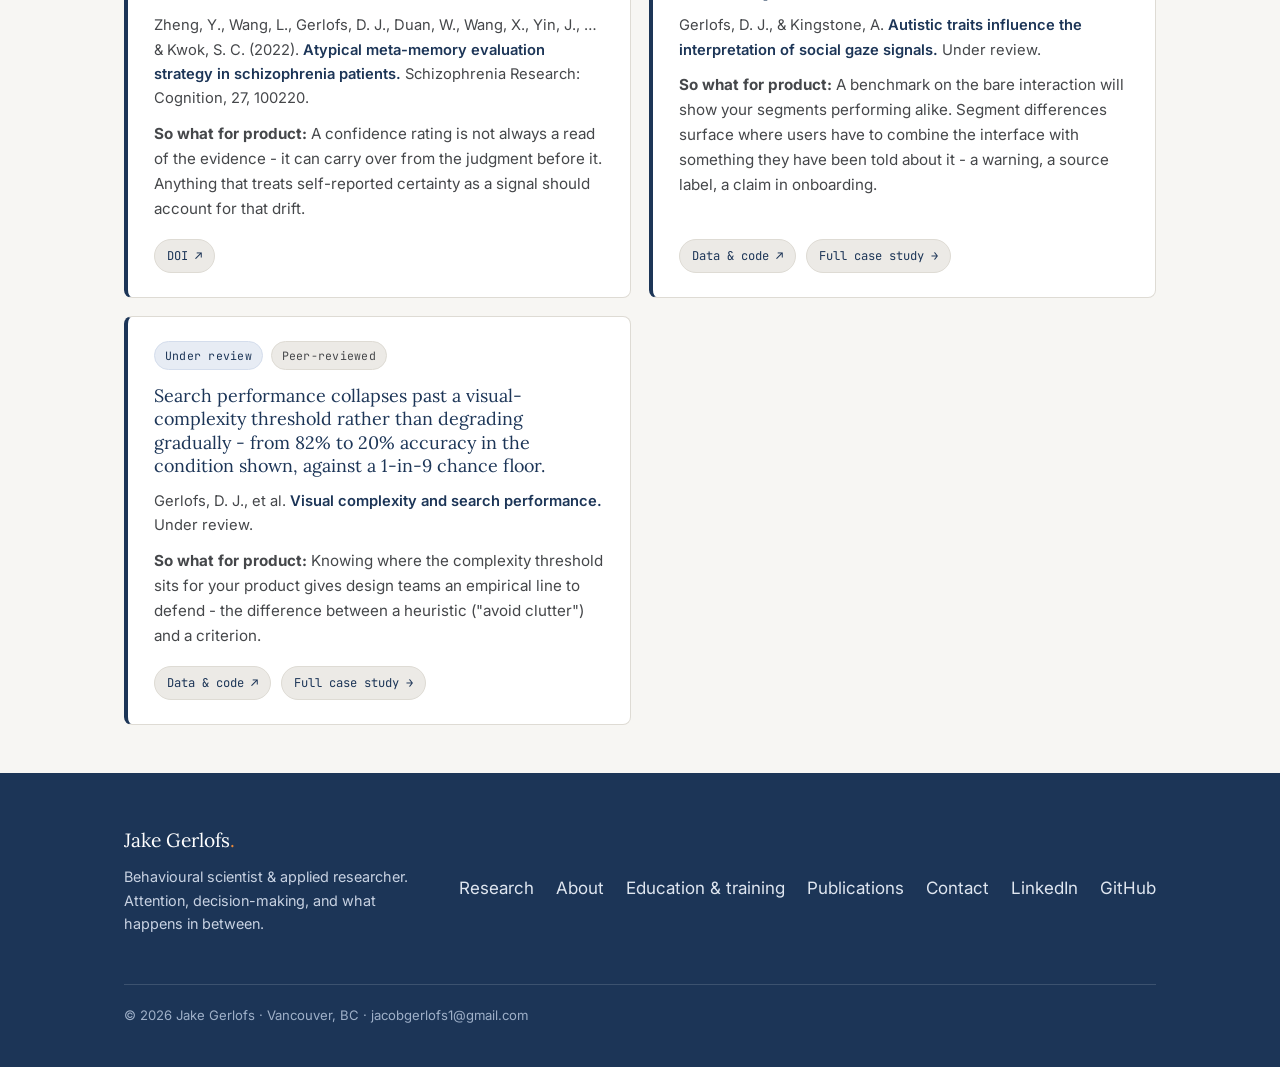
<file: publications.html>
<!DOCTYPE html>
<html lang="en">
<head>
<meta charset="UTF-8">
<meta name="viewport" content="width=device-width, initial-scale=1.0">
<title>Publications - Jake Gerlofs</title>
<meta name="description" content="Peer-reviewed research on attention, decision-making, trust, and gaze - published in Cognition, Attention Perception & Psychophysics, and Cognitive Science. DOIs and open data included.">
<link rel="preconnect" href="https://fonts.googleapis.com">
<link rel="preconnect" href="https://fonts.gstatic.com" crossorigin>
<link rel="stylesheet" href="styles.css">
</head>
<body>
<a class="skip-link" href="#main">Skip to main content</a>

<header class="nav">
  <div class="wrap nav__inner">
    <a class="brand" href="index.html">Jake Gerlofs<span>.</span></a>
    <button class="nav__toggle" type="button" aria-label="Open menu" aria-expanded="false" aria-controls="nav"><span aria-hidden="true">☰</span></button>
    <nav class="nav__links" id="nav">
      <a href="index.html#research" class="active">Research portfolio</a>
      <a href="index.html#about">About</a>
      <a href="index.html#education">Education &amp; training</a>
      <a href="index.html#contact">Contact</a>
    </nav>
  </div>
</header>

<main id="main" tabindex="-1">

<section class="section--tight" style="padding-top:64px;">
  <div class="wrap read">
    <p class="eyebrow">Publications</p>
    <h1>Peer-reviewed research on attention, decision-making, and gaze.</h1>
    <p class="lead">Seven papers, published or under review. Each is peer-reviewed and, where possible, backed by open data and code - because work that is both reviewed and reproducible is a stronger signal than either alone.</p>
  </div>
</section>

<section class="section--tight" style="padding-top:0;">
  <div class="wrap">
    <div class="pub-grid">

    <div class="pub pub--amber">
      <div class="badges"><span class="badge badge--pub">Published</span><span class="badge">Journal of Experimental Psychology: General · 2026</span></div>
      <p class="pub__finding">Confidence tracked performance when users knew they could be seen, and barely tracked it when they thought they were acting privately.</p>
      <p class="pub__cite">Gerlofs, D. J., &amp; Kingstone, A. (2026). <em>Metacognition and the dual function of social gaze.</em> Journal of Experimental Psychology: General, 155(8), 1967.</p>
      <p class="pub__sowhat"><b>So what for product:</b> Self-reported confidence is a usable signal in some contexts and a misleading one in others. Knowing which context you are in is what makes it safe to build a metric on.</p>
      <div class="pub__links">
        <a class="chip" href="study-ubc-program.html">Full case study →</a>
      </div>
    </div>

    <div class="pub pub--green">
      <div class="badges"><span class="badge badge--pub">Published</span><span class="badge">Attention, Perception &amp; Psychophysics · 2025</span></div>
      <p class="pub__finding">Belief about a source's intent shifted decisions by about 30 percentage points - more than the information the source actually provided.</p>
      <p class="pub__cite">Gerlofs, D. J., Roberts, K. H., &amp; Kingstone, A. (2025). <em>Perceived intent drives gaze interpretation.</em> Attention, Perception, &amp; Psychophysics, 87, 2323–2331.</p>
      <p class="pub__sowhat"><b>So what for product:</b> Credibility signals, source badges, and ranking positions can move decisions more than the content they label - an effect products rarely measure, and one that differs across user segments.</p>
      <div class="pub__links">
        <a class="chip" href="https://doi.org/10.3758/s13414-025-03149-9">DOI ↗</a>
        <a class="chip" href="study-ubc-program.html">Full case study →</a>
      </div>
    </div>

    <div class="pub">
      <div class="badges"><span class="badge badge--pub">Published</span><span class="badge">Cognitive Science · 2025</span></div>
      <p class="pub__finding">Gaze, gesture, and speech work as a single coordination system - remove one channel and the others compensate.</p>
      <p class="pub__cite">Haraped, L., Gerlofs, D. J., Huang, O. C. H., Hickling, C., Bischof, W. F., Sachse, P., &amp; Kingstone, A. (2025). <em>Coordinating attention in face-to-face collaboration: The dynamics of gaze, pointing, and verbal reference.</em> Cognitive Science, 49(10), e70123.</p>
      <p class="pub__sowhat"><b>So what for product:</b> Real-time collaborative interfaces that reduce coordination to a single signal (e.g., cursor position) miss the multimodal system people actually rely on - especially on shared screens and in XR.</p>
      <div class="pub__links">
        <a class="chip" href="https://doi.org/10.1111/cogs.70123">DOI ↗</a>
        <a class="chip" href="study-research-craft.html">Full case study →</a>
      </div>
    </div>

    <div class="pub">
      <div class="badges"><span class="badge badge--pub">Published</span><span class="badge">Cognition · 2022</span></div>
      <p class="pub__finding">Awareness that your gaze might be seen shifts your decisions as much as interface salience does.</p>
      <p class="pub__cite">Gerlofs, D. J., Roberts, K. H., Anderson, N. C., &amp; Kingstone, A. (2022). <em>Eye spy: Gaze communication and deception during hide-and-seek.</em> Cognition, 227, 105209.</p>
      <p class="pub__sowhat"><b>So what for product:</b> In tools where activity is visible - collaborative platforms, social commerce, presence-aware apps - users respond not just to what they see, but to what they imagine others see about them.</p>
      <div class="pub__links">
        <a class="chip" href="https://doi.org/10.1016/j.cognition.2022.105209">DOI ↗</a>
        <a class="chip" href="https://github.com/jacobgerlofs/Hide_and_Seek_Project">Data &amp; code ↗</a>
        <a class="chip" href="study-ubc-program.html">Full case study →</a>
      </div>
    </div>

    <div class="pub">
      <div class="badges"><span class="badge badge--pub">Published</span><span class="badge">Schizophrenia Research: Cognition · 2022</span></div>
      <p class="pub__finding">Confidence ratings can track how confident someone felt a moment ago rather than the evidence in front of them.</p>
      <p class="pub__cite">Zheng, Y., Wang, L., Gerlofs, D. J., Duan, W., Wang, X., Yin, J., … &amp; Kwok, S. C. (2022). <em>Atypical meta-memory evaluation strategy in schizophrenia patients.</em> Schizophrenia Research: Cognition, 27, 100220.</p>
      <p class="pub__sowhat"><b>So what for product:</b> A confidence rating is not always a read of the evidence - it can carry over from the judgment before it. Anything that treats self-reported certainty as a signal should account for that drift.</p>
      <div class="pub__links">
        <a class="chip" href="https://doi.org/10.1016/j.scog.2021.100220">DOI ↗</a>
      </div>
    </div>

    <div class="pub">
      <div class="badges"><span class="badge badge--slate">Under review</span><span class="badge">Peer-reviewed</span></div>
      <p class="pub__finding">Two user segments read an identical signal identically - and diverged only once a belief about the other person had to be factored into it.</p>
      <p class="pub__cite">Gerlofs, D. J., &amp; Kingstone, A. <em>Autistic traits influence the interpretation of social gaze signals.</em> Under review.</p>
      <p class="pub__sowhat"><b>So what for product:</b> A benchmark on the bare interaction will show your segments performing alike. Segment differences surface where users have to combine the interface with something they have been told about it - a warning, a source label, a claim in onboarding.</p>
      <div class="pub__links">
        <a class="chip" href="https://doi.org/10.17605/OSF.IO/JHCPZ">Data &amp; code ↗</a>
        <a class="chip" href="study-ubc-program.html">Full case study →</a>
      </div>
    </div>

    <div class="pub">
      <div class="badges"><span class="badge badge--slate">Under review</span><span class="badge">Peer-reviewed</span></div>
      <p class="pub__finding">Search performance collapses past a visual-complexity threshold rather than degrading gradually - from 82% to 20% accuracy in the condition shown, against a 1-in-9 chance floor.</p>
      <p class="pub__cite">Gerlofs, D. J., et al. <em>Visual complexity and search performance.</em> Under review.</p>
      <p class="pub__sowhat"><b>So what for product:</b> Knowing where the complexity threshold sits for your product gives design teams an empirical line to defend - the difference between a heuristic ("avoid clutter") and a criterion.</p>
      <div class="pub__links">
        <a class="chip" href="https://github.com/jacobgerlofs/h_s_complex_displays">Data &amp; code ↗</a>
        <a class="chip" href="study-ubc-program.html">Full case study →</a>
      </div>
    </div>

    </div>
  </div>
</section>

</main>

<footer class="footer">
  <div class="wrap">
    <div class="footer__grid">
      <div>
        <div class="footer__brand">Jake Gerlofs<span>.</span></div>
        <p class="footer__tag">Behavioural scientist &amp; applied researcher. Attention, decision-making, and what happens in between.</p>
      </div>
      <div class="footer__links">
        <a href="index.html#research">Research</a>
        <a href="index.html#about">About</a>
        <a href="index.html#education">Education &amp; training</a>
        <a href="publications.html" aria-current="page">Publications</a>
        <a href="index.html#contact">Contact</a>
        <a href="https://linkedin.com/in/jgerlofs">LinkedIn</a>
        <a href="https://github.com/jacobgerlofs">GitHub</a>
      </div>
    </div>
    <div class="footer__fine">© 2026 Jake Gerlofs · Vancouver, BC · jacobgerlofs1@gmail.com</div>
  </div>
</footer>

<script>
(function () {
  var toggle = document.querySelector('.nav__toggle');
  var nav = document.getElementById('nav');
  if (!toggle || !nav) return;
  function setOpen(open) {
    nav.classList.toggle('open', open);
    toggle.setAttribute('aria-expanded', open ? 'true' : 'false');
    toggle.setAttribute('aria-label', open ? 'Close menu' : 'Open menu');
  }
  toggle.addEventListener('click', function () {
    setOpen(!nav.classList.contains('open'));
  });
  document.addEventListener('keydown', function (e) {
    if (e.key === 'Escape' && nav.classList.contains('open')) {
      setOpen(false);
      toggle.focus();
    }
  });
})();
</script>

</body>
</html>
</file>
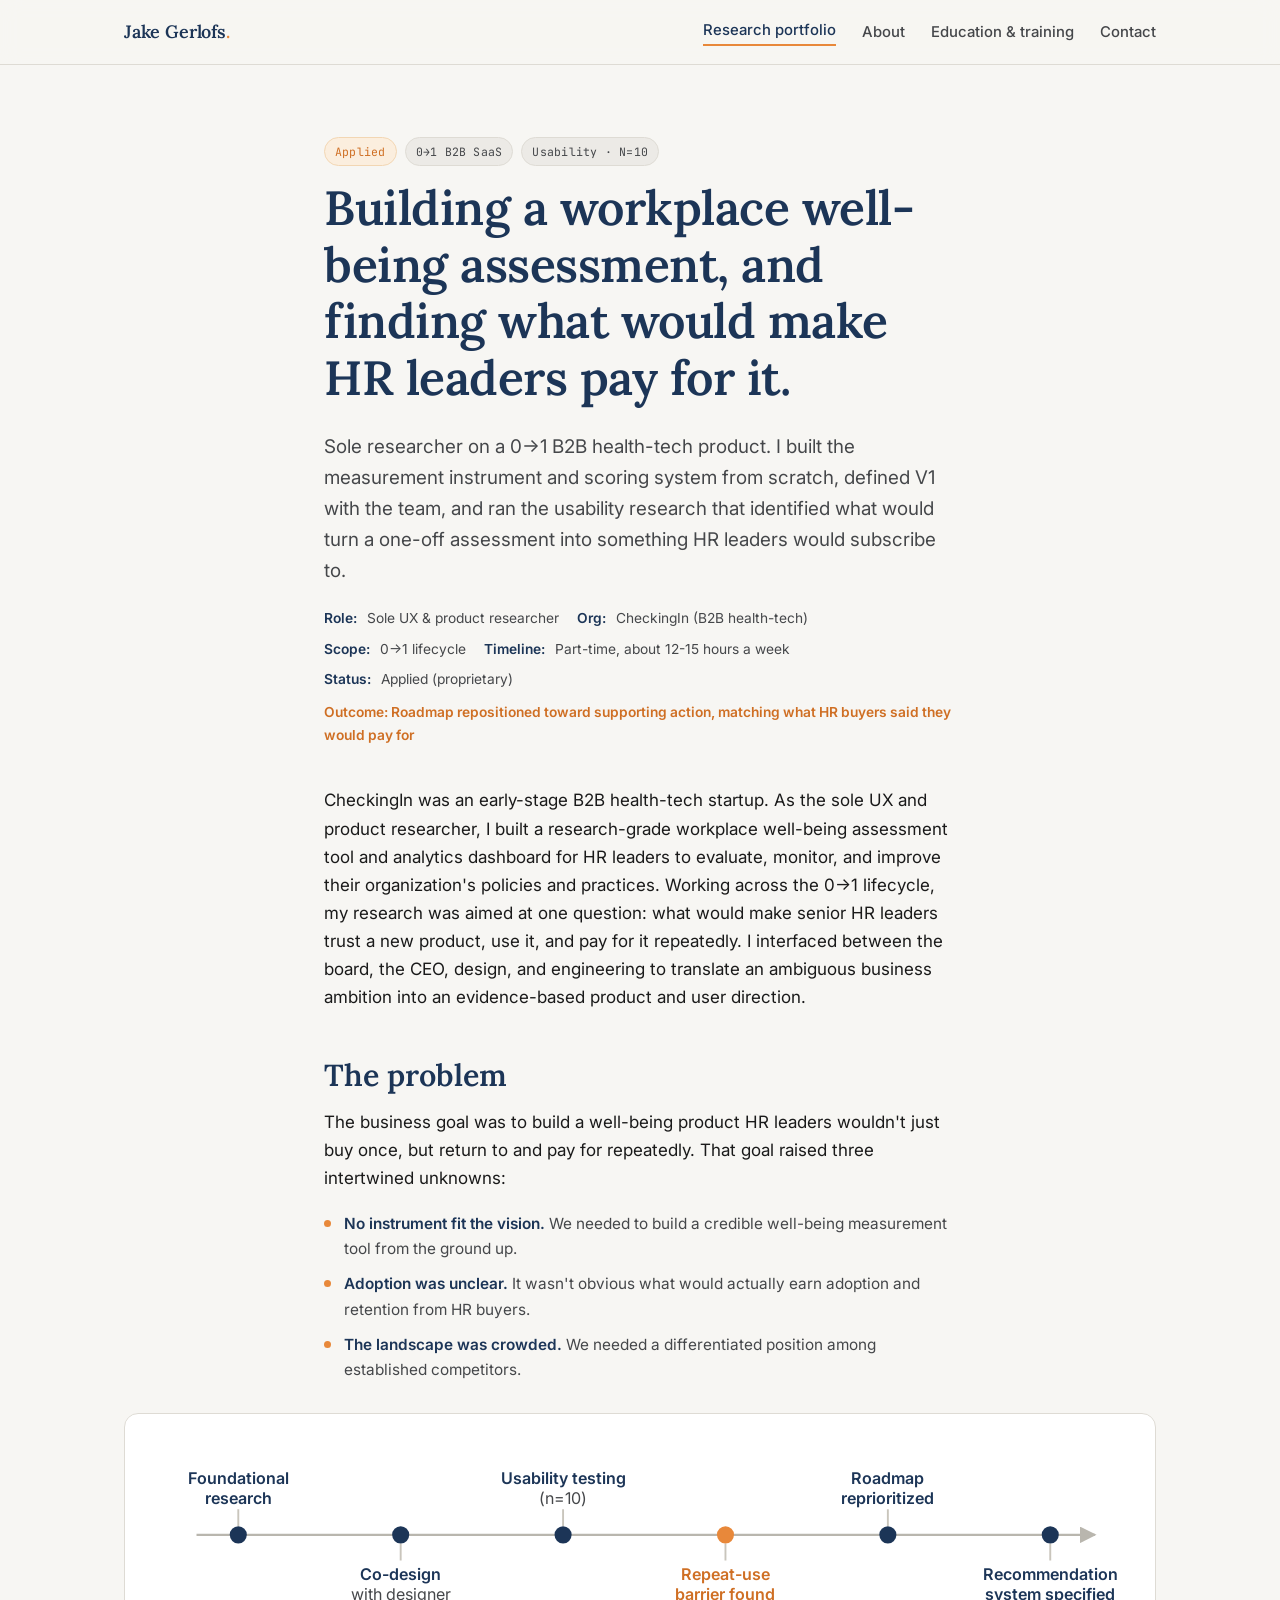
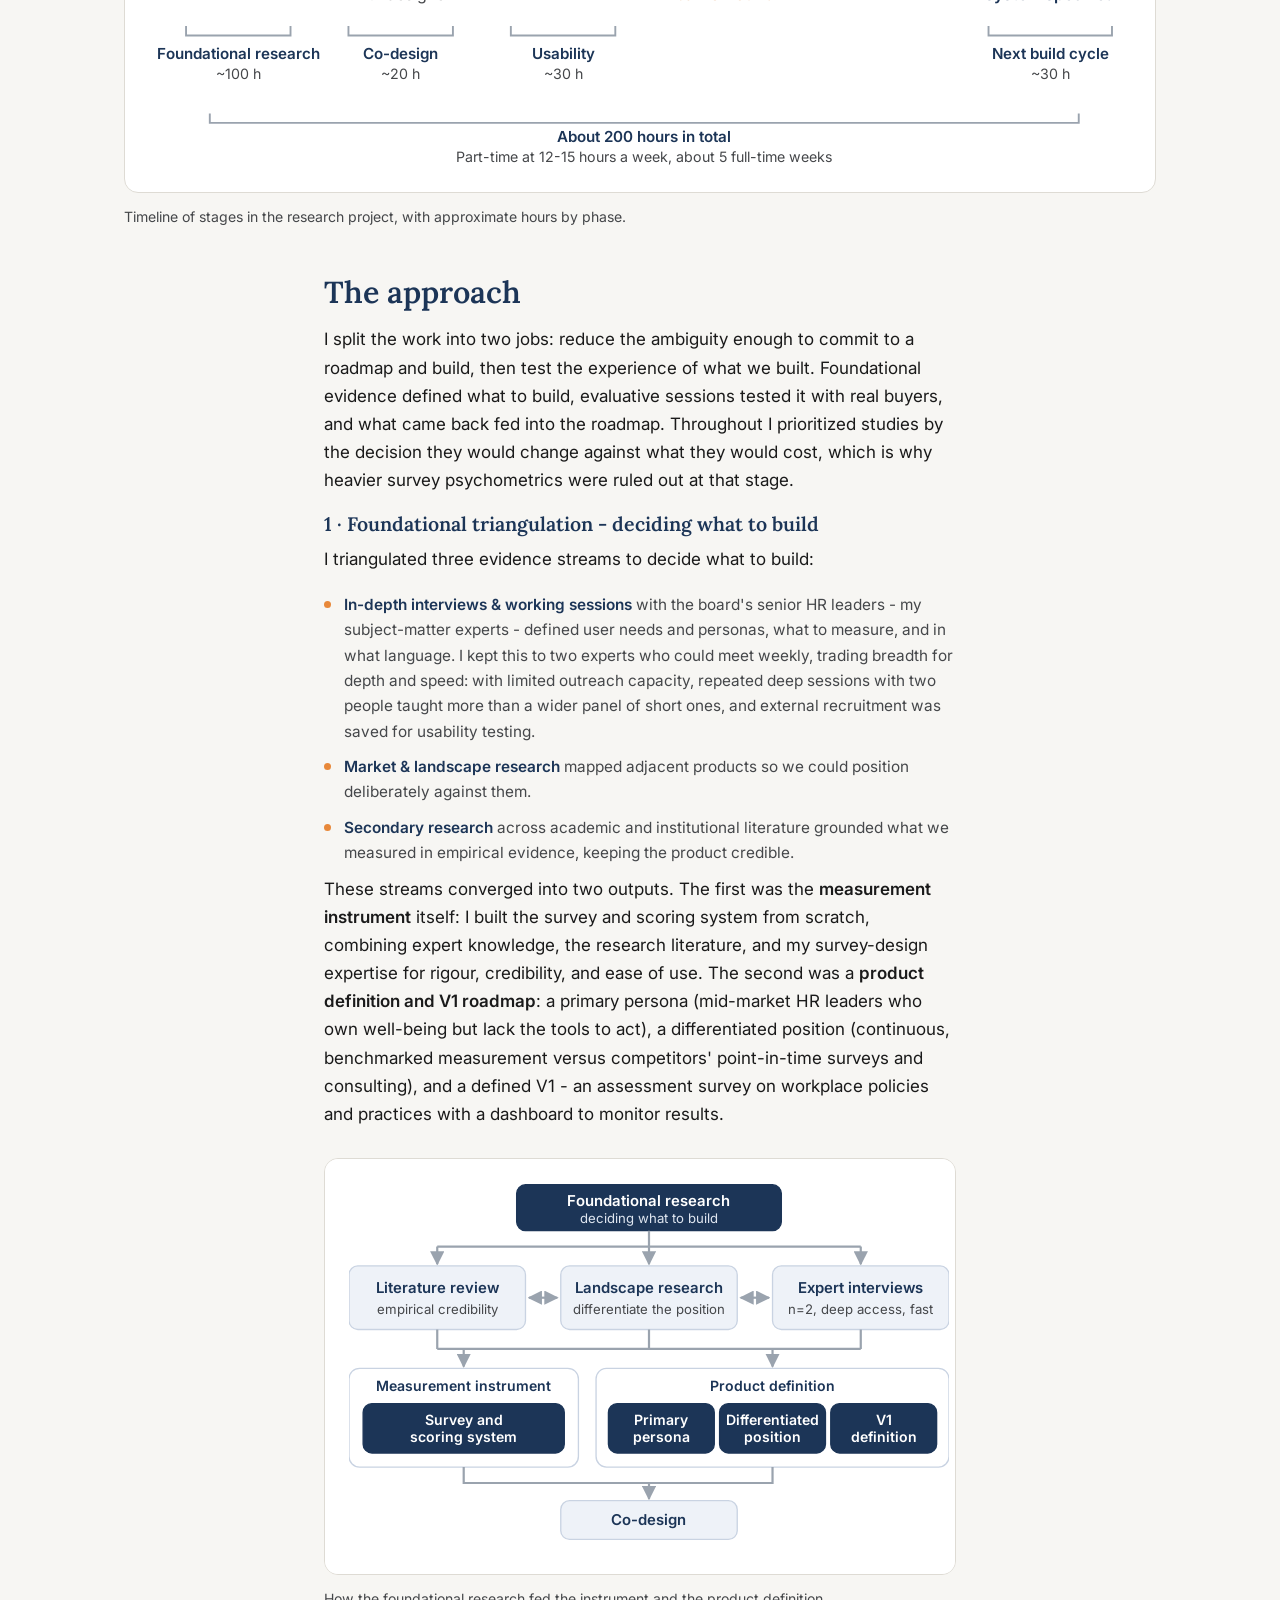
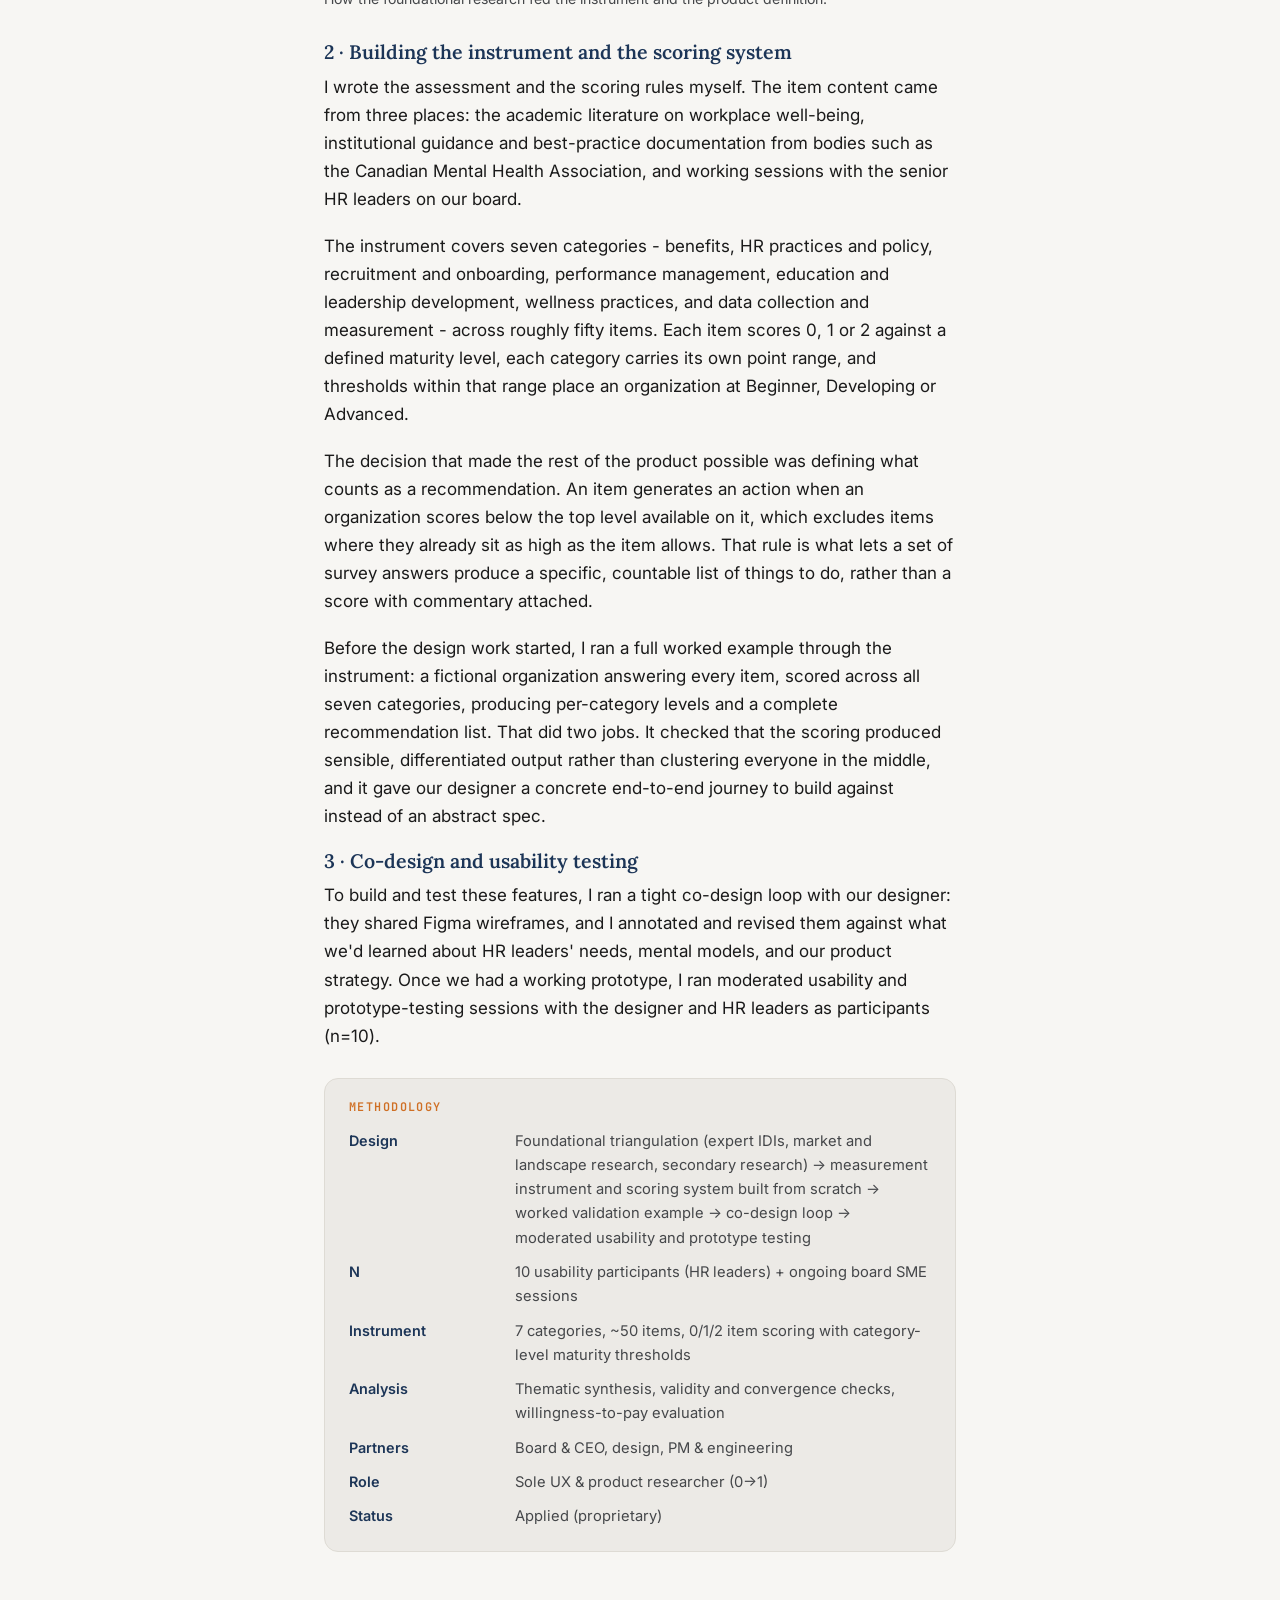
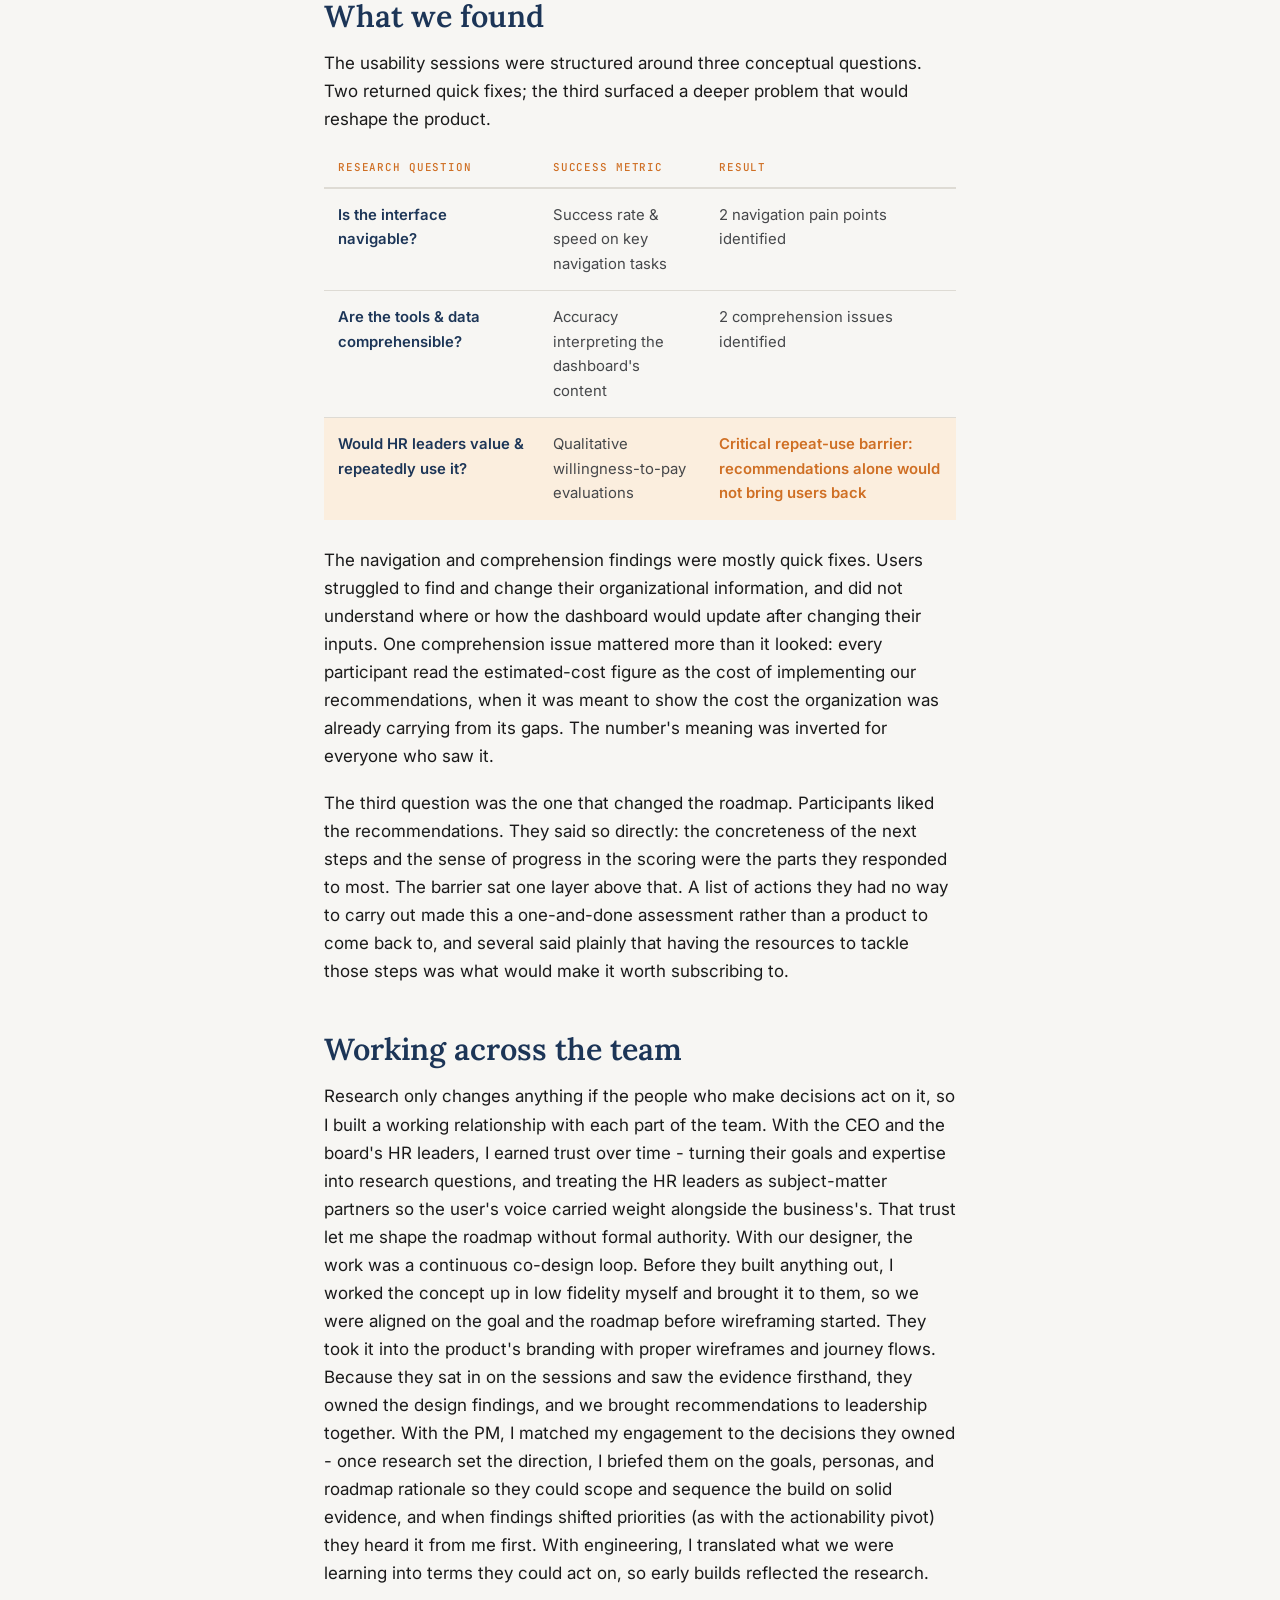
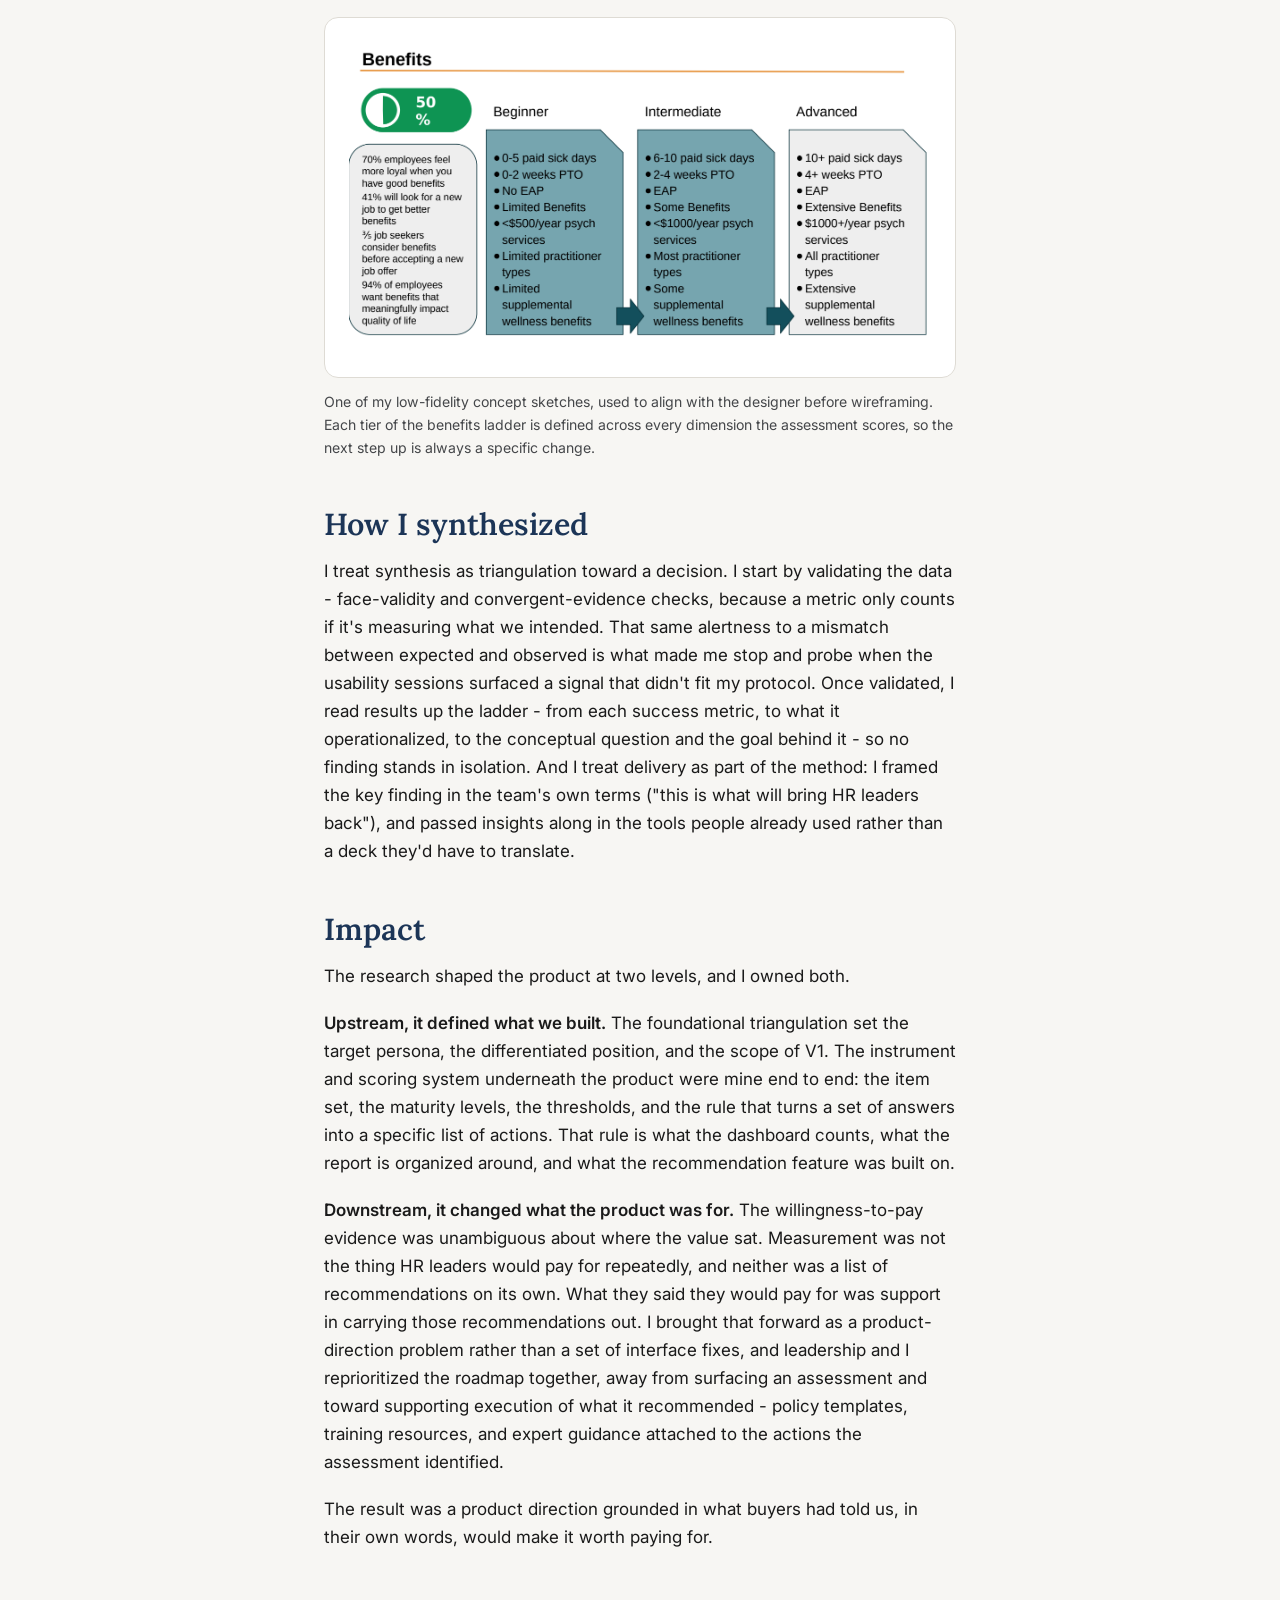
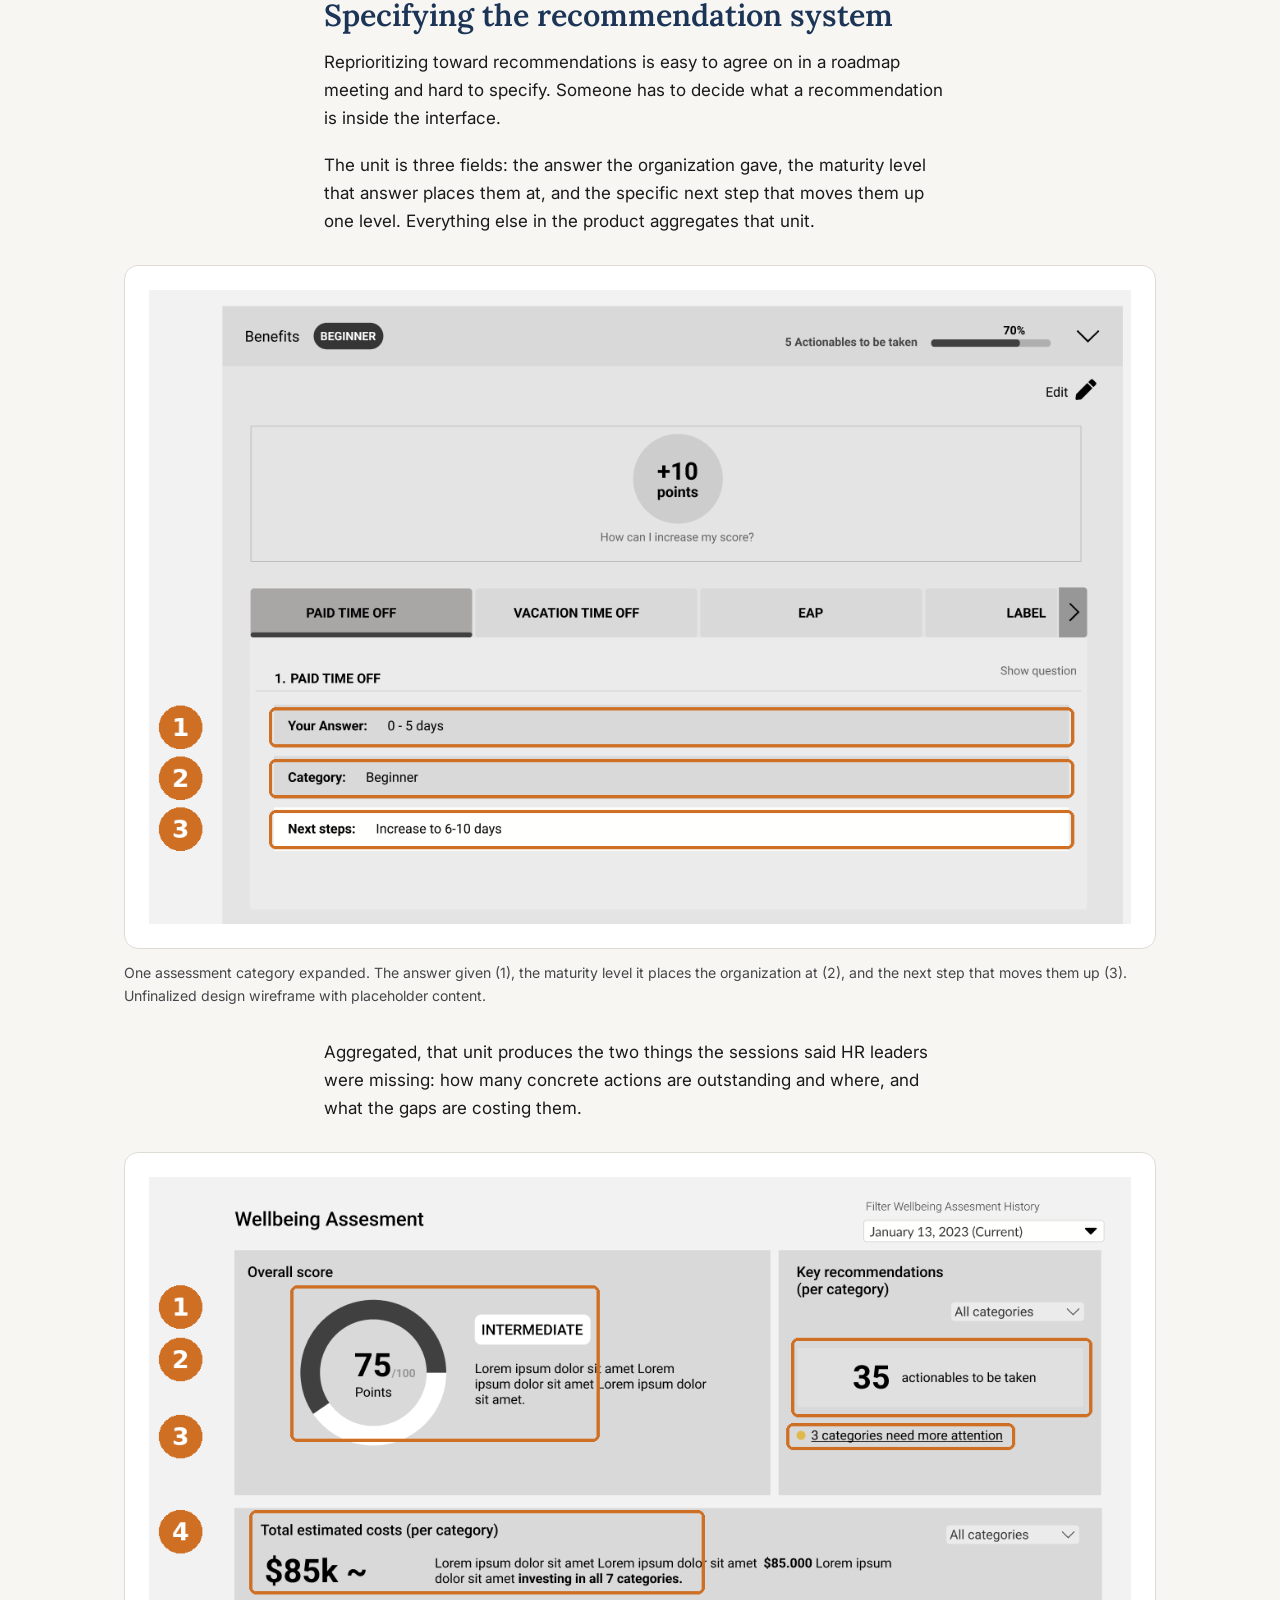
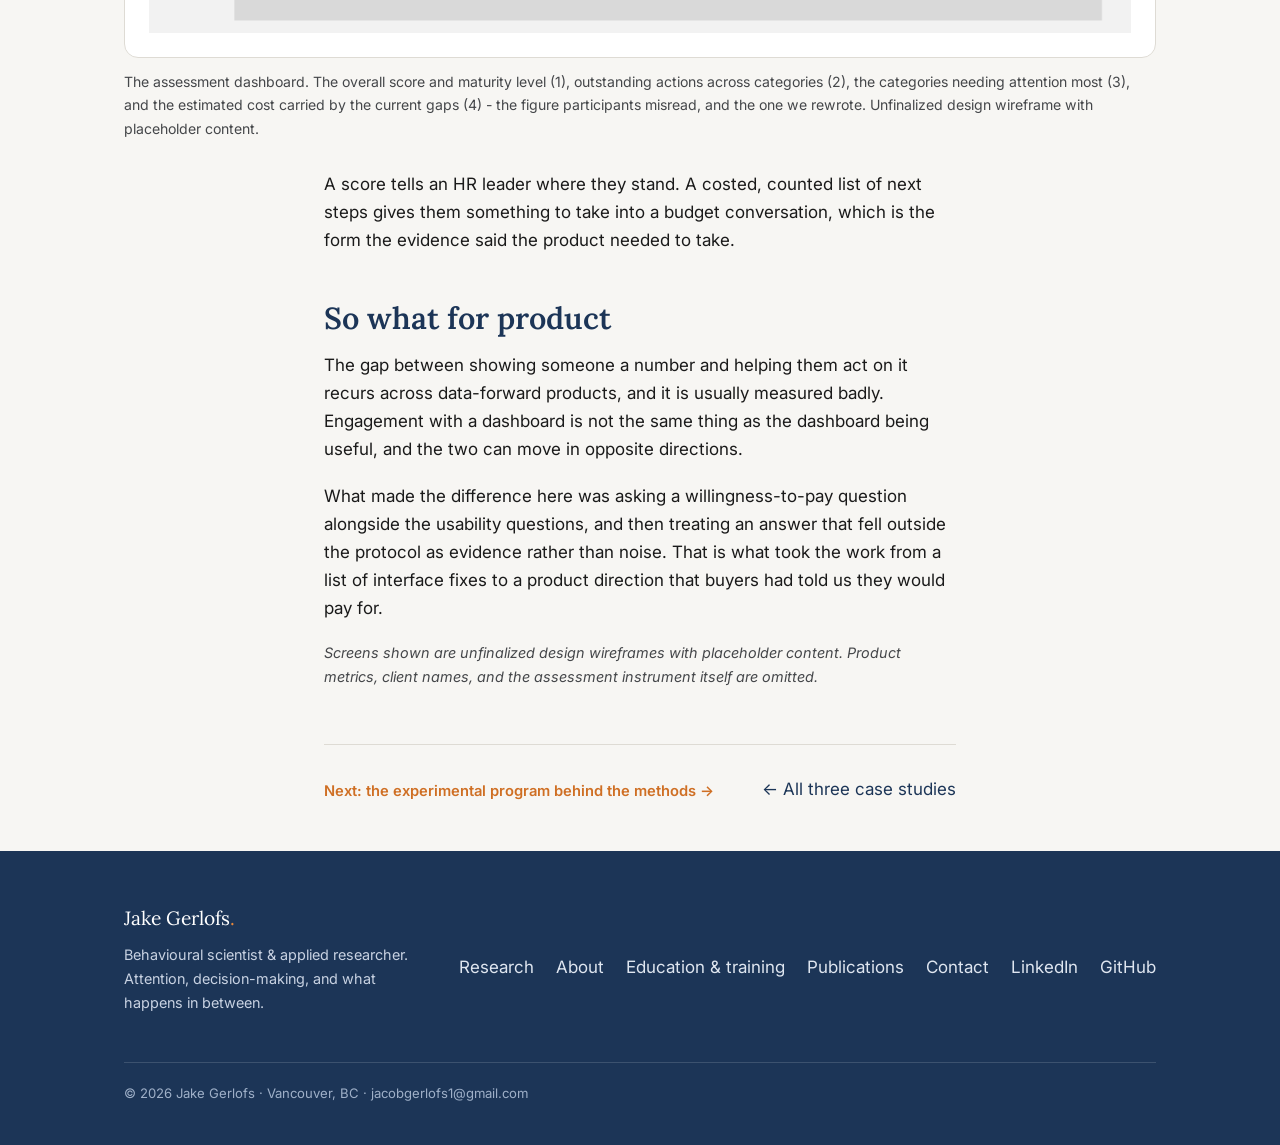
<file: study-checkingin.html>
<!DOCTYPE html>
<html lang="en">
<head>
<meta charset="UTF-8">
<meta name="viewport" content="width=device-width, initial-scale=1.0">
<title>CheckingIn - 0→1 product research | Jake Gerlofs</title>
<meta name="description" content="Sole researcher on a 0→1 B2B health-tech product. I built the workplace well-being assessment instrument and scoring system from scratch, defined V1, and ran the usability research that moved the roadmap toward what HR buyers said they would pay for.">
<link rel="preconnect" href="https://fonts.googleapis.com">
<link rel="preconnect" href="https://fonts.gstatic.com" crossorigin>
<link rel="stylesheet" href="styles.css">
</head>
<body>

<header class="nav">
  <div class="wrap nav__inner">
    <a class="brand" href="index.html">Jake Gerlofs<span>.</span></a>
    <button class="nav__toggle" aria-label="Menu" onclick="document.getElementById('nav').classList.toggle('open')">☰</button>
    <nav class="nav__links" id="nav">
      <a href="index.html#research" class="active">Research portfolio</a>
      <a href="index.html#about">About</a>
      <a href="index.html#education">Education &amp; training</a>
      <a href="index.html#contact">Contact</a>
    </nav>
  </div>
</header>

<section class="study-head">
  <div class="wrap read">
    <div class="badges"><span class="badge badge--applied">Applied</span><span class="badge">0→1 B2B SaaS</span><span class="badge">Usability · N=10</span></div>
    <h1>Building a workplace well-being assessment, and finding what would make HR leaders pay for it.</h1>
    <p class="lead">Sole researcher on a 0→1 B2B health-tech product. I built the measurement instrument and scoring system from scratch, defined V1 with the team, and ran the usability research that identified what would turn a one-off assessment into something HR leaders would subscribe to.</p>
    <div class="meta-strip">
      <span><b>Role:</b>&nbsp;Sole UX &amp; product researcher</span>
      <span><b>Org:</b>&nbsp;CheckingIn (B2B health-tech)</span>
      <span><b>Scope:</b>&nbsp;0→1 lifecycle</span>
      <span><b>Timeline:</b>&nbsp;Part-time, about 12-15 hours a week</span>
      <span><b>Status:</b>&nbsp;Applied (proprietary)</span>
      <span class="outcome"><b>Outcome:</b>&nbsp;Roadmap repositioned toward supporting action, matching what HR buyers said they would pay for</span>
    </div>
  </div>
</section>

<section class="section--tight" style="padding-top:0;">
  <div class="wrap read study-body">

    <p>CheckingIn was an early-stage B2B health-tech startup. As the sole UX and product researcher, I built a research-grade workplace well-being assessment tool and analytics dashboard for HR leaders to evaluate, monitor, and improve their organization's policies and practices. Working across the 0→1 lifecycle, my research was aimed at one question: what would make senior HR leaders trust a new product, use it, and pay for it repeatedly. I interfaced between the board, the CEO, design, and engineering to translate an ambiguous business ambition into an evidence-based product and user direction.</p>

    <h2>The problem</h2>
    <p>The business goal was to build a well-being product HR leaders wouldn't just buy once, but return to and pay for repeatedly. That goal raised three intertwined unknowns:</p>
    <ul class="awards">
      <li><b>No instrument fit the vision.</b> We needed to build a credible well-being measurement tool from the ground up.</li>
      <li><b>Adoption was unclear.</b> It wasn't obvious what would actually earn adoption and retention from HR buyers.</li>
      <li><b>The landscape was crowded.</b> We needed a differentiated position among established competitors.</li>
    </ul>

    <figure class="figure figure--wide">
      <div class="figure-frame figure-frame--wide">
          <svg viewBox="-24 0 1034 348" role="img" aria-labelledby="mapTitle" style="width:100%;height:auto;display:block;">
          <title id="mapTitle">Timeline of stages in the research project: foundational research, co-design with the designer, usability testing with ten HR leaders, the repeat-use barrier found, the roadmap reprioritized, and the recommendation system specified. Approximate hours by phase: foundational research about 100, co-design about 20, usability testing about 30, and the next build cycle about 30. About 200 hours in total, part-time at 12 to 15 hours a week, equal to about 5 full-time weeks.</title>
          <defs><marker id="mapArw" viewBox="0 0 10 10" refX="9" refY="5" markerWidth="7" markerHeight="7" orient="auto-start-reverse"><path d="M0,0 L10,5 L0,10 z" fill="#b9b6ae"></path></marker></defs>
          <line x1="26" y1="102" x2="972" y2="102" stroke="#b9b6ae" stroke-width="2.5" marker-end="url(#mapArw)"></line>
          <line x1="70.0" y1="93" x2="70.0" y2="75" stroke="#c9c5bc" stroke-width="2"></line>
          <circle cx="70.0" cy="102" r="9" fill="#1C3557"></circle>
          <text x="70.0" y="48" text-anchor="middle" font-family="Inter, sans-serif" font-size="17" font-weight="600" fill="#1C3557">Foundational</text>
          <text x="70.0" y="69" text-anchor="middle" font-family="Inter, sans-serif" font-size="17" font-weight="600" fill="#1C3557">research</text>
          <line x1="241.0" y1="111" x2="241.0" y2="129" stroke="#c9c5bc" stroke-width="2"></line>
          <circle cx="241.0" cy="102" r="9" fill="#1C3557"></circle>
          <text x="241.0" y="150" text-anchor="middle" font-family="Inter, sans-serif" font-size="17" font-weight="600" fill="#1C3557">Co-design</text>
          <text x="241.0" y="171" text-anchor="middle" font-family="Inter, sans-serif" font-size="17" font-weight="400" fill="#45474a">with designer</text>
          <line x1="412.0" y1="93" x2="412.0" y2="75" stroke="#c9c5bc" stroke-width="2"></line>
          <circle cx="412.0" cy="102" r="9" fill="#1C3557"></circle>
          <text x="412.0" y="48" text-anchor="middle" font-family="Inter, sans-serif" font-size="17" font-weight="600" fill="#1C3557">Usability testing</text>
          <text x="412.0" y="69" text-anchor="middle" font-family="Inter, sans-serif" font-size="17" font-weight="400" fill="#45474a">(n=10)</text>
          <line x1="583.0" y1="111" x2="583.0" y2="129" stroke="#c9c5bc" stroke-width="2"></line>
          <circle cx="583.0" cy="102" r="9" fill="#E8883A"></circle>
          <text x="583.0" y="150" text-anchor="middle" font-family="Inter, sans-serif" font-size="17" font-weight="600" fill="#cf6f24">Repeat-use</text>
          <text x="583.0" y="171" text-anchor="middle" font-family="Inter, sans-serif" font-size="17" font-weight="600" fill="#cf6f24">barrier found</text>
          <line x1="754.0" y1="93" x2="754.0" y2="75" stroke="#c9c5bc" stroke-width="2"></line>
          <circle cx="754.0" cy="102" r="9" fill="#1C3557"></circle>
          <text x="754.0" y="48" text-anchor="middle" font-family="Inter, sans-serif" font-size="17" font-weight="600" fill="#1C3557">Roadmap</text>
          <text x="754.0" y="69" text-anchor="middle" font-family="Inter, sans-serif" font-size="17" font-weight="600" fill="#1C3557">reprioritized</text>
          <line x1="925.0" y1="111" x2="925.0" y2="129" stroke="#c9c5bc" stroke-width="2"></line>
          <circle cx="925.0" cy="102" r="9" fill="#1C3557"></circle>
          <text x="925.0" y="150" text-anchor="middle" font-family="Inter, sans-serif" font-size="17" font-weight="600" fill="#1C3557">Recommendation</text>
          <text x="925.0" y="171" text-anchor="middle" font-family="Inter, sans-serif" font-size="17" font-weight="600" fill="#1C3557">system specified</text>
          <path d="M15.0,198 L15.0,208 L125.0,208 L125.0,198" fill="none" stroke="#9aa3ae" stroke-width="2"></path>
          <text x="70.0" y="233" text-anchor="middle" font-family="Inter, sans-serif" font-size="16" font-weight="600" fill="#1C3557">Foundational research</text>
          <text x="70.0" y="254" text-anchor="middle" font-family="Inter, sans-serif" font-size="15" font-weight="400" fill="#45474a">~100 h</text>
          <path d="M186.0,198 L186.0,208 L296.0,208 L296.0,198" fill="none" stroke="#9aa3ae" stroke-width="2"></path>
          <text x="241.0" y="233" text-anchor="middle" font-family="Inter, sans-serif" font-size="16" font-weight="600" fill="#1C3557">Co-design</text>
          <text x="241.0" y="254" text-anchor="middle" font-family="Inter, sans-serif" font-size="15" font-weight="400" fill="#45474a">~20 h</text>
          <path d="M357.0,198 L357.0,208 L467.0,208 L467.0,198" fill="none" stroke="#9aa3ae" stroke-width="2"></path>
          <text x="412.0" y="233" text-anchor="middle" font-family="Inter, sans-serif" font-size="16" font-weight="600" fill="#1C3557">Usability</text>
          <text x="412.0" y="254" text-anchor="middle" font-family="Inter, sans-serif" font-size="15" font-weight="400" fill="#45474a">~30 h</text>
          <path d="M860.0,198 L860.0,208 L990.0,208 L990.0,198" fill="none" stroke="#9aa3ae" stroke-width="2"></path>
          <text x="925.0" y="233" text-anchor="middle" font-family="Inter, sans-serif" font-size="16" font-weight="600" fill="#1C3557">Next build cycle</text>
          <text x="925.0" y="254" text-anchor="middle" font-family="Inter, sans-serif" font-size="15" font-weight="400" fill="#45474a">~30 h</text>
          <path d="M40,290 L40,300 L955,300 L955,290" fill="none" stroke="#9aa3ae" stroke-width="2"></path>
          <text x="497.5" y="320" text-anchor="middle" font-family="Inter, sans-serif" font-size="16" font-weight="600" fill="#1C3557">About 200 hours in total</text>
          <text x="497.5" y="341" text-anchor="middle" font-family="Inter, sans-serif" font-size="15" font-weight="400" fill="#45474a">Part-time at 12-15 hours a week, about 5 full-time weeks</text>
          </svg>
      </div>
      <figcaption>Timeline of stages in the research project, with approximate hours by phase. <span class="fig-hint">Scroll sideways to see all of it.</span></figcaption>
    </figure>

    <h2>The approach</h2>
    <p>I split the work into two jobs: reduce the ambiguity enough to commit to a roadmap and build, then test the experience of what we built. Foundational evidence defined what to build, evaluative sessions tested it with real buyers, and what came back fed into the roadmap. Throughout I prioritized studies by the decision they would change against what they would cost, which is why heavier survey psychometrics were ruled out at that stage.</p>

    <h3>1 · Foundational triangulation - deciding what to build</h3>
    <p>I triangulated three evidence streams to decide what to build:</p>
    <ul class="awards">
      <li><b>In-depth interviews &amp; working sessions</b> with the board's senior HR leaders - my subject-matter experts - defined user needs and personas, what to measure, and in what language. I kept this to two experts who could meet weekly, trading breadth for depth and speed: with limited outreach capacity, repeated deep sessions with two people taught more than a wider panel of short ones, and external recruitment was saved for usability testing.</li>
      <li><b>Market &amp; landscape research</b> mapped adjacent products so we could position deliberately against them.</li>
      <li><b>Secondary research</b> across academic and institutional literature grounded what we measured in empirical evidence, keeping the product credible.</li>
    </ul>
    <p>These streams converged into two outputs. The first was the <strong>measurement instrument</strong> itself: I built the survey and scoring system from scratch, combining expert knowledge, the research literature, and my survey-design expertise for rigour, credibility, and ease of use. The second was a <strong>product definition and V1 roadmap</strong>: a primary persona (mid-market HR leaders who own well-being but lack the tools to act), a differentiated position (continuous, benchmarked measurement versus competitors' point-in-time surveys and consulting), and a defined V1 - an assessment survey on workplace policies and practices with a dashboard to monitor results.</p>

    <figure class="figure">
      <div class="figure-frame figure-frame--wide">
        <svg viewBox="0 0 680 416" role="img" aria-labelledby="foundFlowTitle" style="width:100%;min-width:600px;height:auto;display:block;">
          <title id="foundFlowTitle">Diagram read top to bottom: foundational research, deciding what to build, drew on three methods that informed each other - a literature review for empirical credibility, landscape research to differentiate the position, and two expert interviews for deep access at speed. These produced a measurement instrument with its scoring system, and a product definition made up of a primary persona, a differentiated position and a V1 definition, which led into co-design.</title>
          <defs><marker id="ffArw" viewBox="0 0 10 10" refX="9" refY="5" markerWidth="6.5" markerHeight="6.5" orient="auto-start-reverse"><path d="M0,0 L10,5 L0,10 z" fill="#9aa3ae"></path></marker></defs>
          <rect x="190" y="2" width="300" height="52" rx="10" fill="#1C3557" stroke="#1C3557" stroke-width="1.5"></rect>
          <text x="340.0" y="26" text-anchor="middle" font-family="Inter, sans-serif" font-size="17" font-weight="600" fill="#ffffff">Foundational research</text>
          <text x="340.0" y="45" text-anchor="middle" font-family="Inter, sans-serif" font-size="15" font-weight="400" fill="#dfe6f0">deciding what to build</text>
          <path d="M340,54 L340,72 M100,72 L580,72" fill="none" stroke="#9aa3ae" stroke-width="2.5"></path>
          <path d="M100,72 L100,92" fill="none" stroke="#9aa3ae" stroke-width="2.5" marker-end="url(#ffArw)"></path>
          <path d="M340,72 L340,92" fill="none" stroke="#9aa3ae" stroke-width="2.5" marker-end="url(#ffArw)"></path>
          <path d="M580,72 L580,92" fill="none" stroke="#9aa3ae" stroke-width="2.5" marker-end="url(#ffArw)"></path>
          <rect x="0" y="94" width="200" height="72" rx="10" fill="#eef2f8" stroke="#c9d3e2" stroke-width="1.5"></rect>
          <text x="100.0" y="125" text-anchor="middle" font-family="Inter, sans-serif" font-size="17" font-weight="600" fill="#1C3557">Literature review</text>
          <text x="100.0" y="149" text-anchor="middle" font-family="Inter, sans-serif" font-size="15" font-weight="400" fill="#45474a">empirical credibility</text>
          <rect x="240" y="94" width="200" height="72" rx="10" fill="#eef2f8" stroke="#c9d3e2" stroke-width="1.5"></rect>
          <text x="340.0" y="125" text-anchor="middle" font-family="Inter, sans-serif" font-size="17" font-weight="600" fill="#1C3557">Landscape research</text>
          <text x="340.0" y="149" text-anchor="middle" font-family="Inter, sans-serif" font-size="15" font-weight="400" fill="#45474a">differentiate the position</text>
          <rect x="480" y="94" width="200" height="72" rx="10" fill="#eef2f8" stroke="#c9d3e2" stroke-width="1.5"></rect>
          <text x="580.0" y="125" text-anchor="middle" font-family="Inter, sans-serif" font-size="17" font-weight="600" fill="#1C3557">Expert interviews</text>
          <text x="580.0" y="149" text-anchor="middle" font-family="Inter, sans-serif" font-size="15" font-weight="400" fill="#45474a">n=2, deep access, fast</text>
          <path d="M204,130 L236,130" fill="none" stroke="#9aa3ae" stroke-width="2.5" marker-start="url(#ffArw)" marker-end="url(#ffArw)"></path>
          <path d="M444,130 L476,130" fill="none" stroke="#9aa3ae" stroke-width="2.5" marker-start="url(#ffArw)" marker-end="url(#ffArw)"></path>
          <path d="M100,166 L100,188 M340,166 L340,188 M580,166 L580,188 M100,188 L580,188" fill="none" stroke="#9aa3ae" stroke-width="2.5"></path>
          <path d="M130,188 L130,208" fill="none" stroke="#9aa3ae" stroke-width="2.5" marker-end="url(#ffArw)"></path>
          <path d="M480,188 L480,208" fill="none" stroke="#9aa3ae" stroke-width="2.5" marker-end="url(#ffArw)"></path>
          <rect x="0" y="210" width="260" height="112" rx="12" fill="none" stroke="#c9d3e2" stroke-width="1.5"></rect>
          <text x="130.0" y="236" text-anchor="middle" font-family="Inter, sans-serif" font-size="16" font-weight="600" fill="#1C3557">Measurement instrument</text>
          <rect x="16" y="250" width="228" height="56" rx="10" fill="#1C3557" stroke="#1C3557" stroke-width="1.5"></rect>
          <text x="130.0" y="274" text-anchor="middle" font-family="Inter, sans-serif" font-size="16" font-weight="600" fill="#ffffff">Survey and</text>
          <text x="130.0" y="294" text-anchor="middle" font-family="Inter, sans-serif" font-size="16" font-weight="600" fill="#ffffff">scoring system</text>
          <rect x="280" y="210" width="400" height="112" rx="12" fill="none" stroke="#c9d3e2" stroke-width="1.5"></rect>
          <text x="480.0" y="236" text-anchor="middle" font-family="Inter, sans-serif" font-size="16" font-weight="600" fill="#1C3557">Product definition</text>
          <rect x="294" y="250" width="120" height="56" rx="10" fill="#1C3557" stroke="#1C3557" stroke-width="1.5"></rect>
          <text x="354.0" y="274" text-anchor="middle" font-family="Inter, sans-serif" font-size="16" font-weight="600" fill="#ffffff">Primary</text>
          <text x="354.0" y="294" text-anchor="middle" font-family="Inter, sans-serif" font-size="16" font-weight="600" fill="#ffffff">persona</text>
          <rect x="420" y="250" width="120" height="56" rx="10" fill="#1C3557" stroke="#1C3557" stroke-width="1.5"></rect>
          <text x="480.0" y="274" text-anchor="middle" font-family="Inter, sans-serif" font-size="16" font-weight="600" fill="#ffffff">Differentiated</text>
          <text x="480.0" y="294" text-anchor="middle" font-family="Inter, sans-serif" font-size="16" font-weight="600" fill="#ffffff">position</text>
          <rect x="546" y="250" width="120" height="56" rx="10" fill="#1C3557" stroke="#1C3557" stroke-width="1.5"></rect>
          <text x="606.0" y="274" text-anchor="middle" font-family="Inter, sans-serif" font-size="16" font-weight="600" fill="#ffffff">V1</text>
          <text x="606.0" y="294" text-anchor="middle" font-family="Inter, sans-serif" font-size="16" font-weight="600" fill="#ffffff">definition</text>
          <path d="M130,322 L130,340 L340,340 M480,322 L480,340 L340,340" fill="none" stroke="#9aa3ae" stroke-width="2.5"></path>
          <path d="M340,340 L340,358" fill="none" stroke="#9aa3ae" stroke-width="2.5" marker-end="url(#ffArw)"></path>
          <rect x="240" y="360" width="200" height="44" rx="10" fill="#eef2f8" stroke="#c9d3e2" stroke-width="1.5"></rect>
          <text x="340.0" y="388" text-anchor="middle" font-family="Inter, sans-serif" font-size="17" font-weight="600" fill="#1C3557">Co-design</text>
        </svg>
      </div>
      <figcaption>How the foundational research fed the instrument and the product definition. <span class="fig-hint">Scroll sideways to see all of it.</span></figcaption>
    </figure>

    <h3>2 · Building the instrument and the scoring system</h3>
    <p>I wrote the assessment and the scoring rules myself. The item content came from three places: the academic literature on workplace well-being, institutional guidance and best-practice documentation from bodies such as the Canadian Mental Health Association, and working sessions with the senior HR leaders on our board.</p>
    <p>The instrument covers seven categories - benefits, HR practices and policy, recruitment and onboarding, performance management, education and leadership development, wellness practices, and data collection and measurement - across roughly fifty items. Each item scores 0, 1 or 2 against a defined maturity level, each category carries its own point range, and thresholds within that range place an organization at Beginner, Developing or Advanced.</p>
    <p>The decision that made the rest of the product possible was defining what counts as a recommendation. An item generates an action when an organization scores below the top level available on it, which excludes items where they already sit as high as the item allows. That rule is what lets a set of survey answers produce a specific, countable list of things to do, rather than a score with commentary attached.</p>
    <p>Before the design work started, I ran a full worked example through the instrument: a fictional organization answering every item, scored across all seven categories, producing per-category levels and a complete recommendation list. That did two jobs. It checked that the scoring produced sensible, differentiated output rather than clustering everyone in the middle, and it gave our designer a concrete end-to-end journey to build against instead of an abstract spec.</p>

    <h3>3 · Co-design and usability testing</h3>
    <p>To build and test these features, I ran a tight co-design loop with our designer: they shared Figma wireframes, and I annotated and revised them against what we'd learned about HR leaders' needs, mental models, and our product strategy. Once we had a working prototype, I ran moderated usability and prototype-testing sessions with the designer and HR leaders as participants (n=10).</p>

    <div class="method-card">
      <h4>Methodology</h4>
      <dl>
        <dt>Design</dt><dd>Foundational triangulation (expert IDIs, market and landscape research, secondary research) → measurement instrument and scoring system built from scratch → worked validation example → co-design loop → moderated usability and prototype testing</dd>
        <dt>N</dt><dd>10 usability participants (HR leaders) + ongoing board SME sessions</dd>
        <dt>Instrument</dt><dd>7 categories, ~50 items, 0/1/2 item scoring with category-level maturity thresholds</dd>
        <dt>Analysis</dt><dd>Thematic synthesis, validity and convergence checks, willingness-to-pay evaluation</dd>
        <dt>Partners</dt><dd>Board &amp; CEO, design, PM &amp; engineering</dd>
        <dt>Role</dt><dd>Sole UX &amp; product researcher (0→1)</dd>
        <dt>Status</dt><dd>Applied (proprietary)</dd>
      </dl>
    </div>

    <h2>What we found</h2>
    <p>The usability sessions were structured around three conceptual questions. Two returned quick fixes; the third surfaced a deeper problem that would reshape the product.</p>

    <div class="table-wrap"><table class="rtable">
      <thead>
        <tr><th>Research question</th><th>Success metric</th><th>Result</th></tr>
      </thead>
      <tbody>
        <tr>
          <td>Is the interface navigable?</td>
          <td>Success rate &amp; speed on key navigation tasks</td>
          <td>2 navigation pain points identified</td>
        </tr>
        <tr>
          <td>Are the tools &amp; data comprehensible?</td>
          <td>Accuracy interpreting the dashboard's content</td>
          <td>2 comprehension issues identified</td>
        </tr>
        <tr class="key">
          <td>Would HR leaders value &amp; repeatedly use it?</td>
          <td>Qualitative willingness-to-pay evaluations</td>
          <td>Critical repeat-use barrier: recommendations alone would not bring users back</td>
        </tr>
      </tbody>
    </table></div>

    <p>The navigation and comprehension findings were mostly quick fixes. Users struggled to find and change their organizational information, and did not understand where or how the dashboard would update after changing their inputs. One comprehension issue mattered more than it looked: every participant read the estimated-cost figure as the cost of implementing our recommendations, when it was meant to show the cost the organization was already carrying from its gaps. The number's meaning was inverted for everyone who saw it.</p>
    <p>The third question was the one that changed the roadmap. Participants liked the recommendations. They said so directly: the concreteness of the next steps and the sense of progress in the scoring were the parts they responded to most. The barrier sat one layer above that. A list of actions they had no way to carry out made this a one-and-done assessment rather than a product to come back to, and several said plainly that having the resources to tackle those steps was what would make it worth subscribing to.</p>

    <h2>Working across the team</h2>
    <p>Research only changes anything if the people who make decisions act on it, so I built a working relationship with each part of the team. With the CEO and the board's HR leaders, I earned trust over time - turning their goals and expertise into research questions, and treating the HR leaders as subject-matter partners so the user's voice carried weight alongside the business's. That trust let me shape the roadmap without formal authority. With our designer, the work was a continuous co-design loop. Before they built anything out, I worked the concept up in low fidelity myself and brought it to them, so we were aligned on the goal and the roadmap before wireframing started. They took it into the product's branding with proper wireframes and journey flows. Because they sat in on the sessions and saw the evidence firsthand, they owned the design findings, and we brought recommendations to leadership together. With the PM, I matched my engagement to the decisions they owned - once research set the direction, I briefed them on the goals, personas, and roadmap rationale so they could scope and sequence the build on solid evidence, and when findings shifted priorities (as with the actionability pivot) they heard it from me first. With engineering, I translated what we were learning into terms they could act on, so early builds reflected the research.</p>

    <figure class="figure">
      <div class="figure-frame">
        <img src="checkingin-concept-sketch.png" alt="Low-fidelity concept sketch of the benefits maturity ladder, with Beginner, Intermediate and Advanced tiers each defined across seven dimensions such as sick days, paid time off, and psychological services coverage." style="width:100%;height:auto;display:block;">
      </div>
      <figcaption>One of my low-fidelity concept sketches, used to align with the designer before wireframing. Each tier of the benefits ladder is defined across every dimension the assessment scores, so the next step up is always a specific change.</figcaption>
    </figure>

    <h2>How I synthesized</h2>
    <p>I treat synthesis as triangulation toward a decision. I start by validating the data - face-validity and convergent-evidence checks, because a metric only counts if it's measuring what we intended. That same alertness to a mismatch between expected and observed is what made me stop and probe when the usability sessions surfaced a signal that didn't fit my protocol. Once validated, I read results up the ladder - from each success metric, to what it operationalized, to the conceptual question and the goal behind it - so no finding stands in isolation. And I treat delivery as part of the method: I framed the key finding in the team's own terms ("this is what will bring HR leaders back"), and passed insights along in the tools people already used rather than a deck they'd have to translate.</p>

    <h2>Impact</h2>
    <p>The research shaped the product at two levels, and I owned both.</p>
    <p><strong>Upstream, it defined what we built.</strong> The foundational triangulation set the target persona, the differentiated position, and the scope of V1. The instrument and scoring system underneath the product were mine end to end: the item set, the maturity levels, the thresholds, and the rule that turns a set of answers into a specific list of actions. That rule is what the dashboard counts, what the report is organized around, and what the recommendation feature was built on.</p>
    <p><strong>Downstream, it changed what the product was for.</strong> The willingness-to-pay evidence was unambiguous about where the value sat. Measurement was not the thing HR leaders would pay for repeatedly, and neither was a list of recommendations on its own. What they said they would pay for was support in carrying those recommendations out. I brought that forward as a product-direction problem rather than a set of interface fixes, and leadership and I reprioritized the roadmap together, away from surfacing an assessment and toward supporting execution of what it recommended - policy templates, training resources, and expert guidance attached to the actions the assessment identified.</p>
    <p>The result was a product direction grounded in what buyers had told us, in their own words, would make it worth paying for.</p>

    <h2>Specifying the recommendation system</h2>
    <p>Reprioritizing toward recommendations is easy to agree on in a roadmap meeting and hard to specify. Someone has to decide what a recommendation is inside the interface.</p>
    <p>The unit is three fields: the answer the organization gave, the maturity level that answer places them at, and the specific next step that moves them up one level. Everything else in the product aggregates that unit.</p>

    <figure class="figure figure--wide">
      <div class="figure-frame figure-frame--wide">
        <img src="checkingin-recommendation-unit.png" alt="Design wireframe of one assessment category expanded, showing the answer given, the maturity level it places the organization at, and the specific next step." style="width:100%;height:auto;display:block;">
      </div>
      <figcaption>One assessment category expanded. The answer given (1), the maturity level it places the organization at (2), and the next step that moves them up (3). Unfinalized design wireframe with placeholder content. <span class="fig-hint">Scroll sideways to see all of it.</span></figcaption>
    </figure>

    <p>Aggregated, that unit produces the two things the sessions said HR leaders were missing: how many concrete actions are outstanding and where, and what the gaps are costing them.</p>

    <figure class="figure figure--wide">
      <div class="figure-frame figure-frame--wide">
        <img src="checkingin-dashboard.png" alt="Design wireframe of the assessment dashboard, showing the overall score and maturity level, the count of outstanding actions, the categories needing attention, and the estimated cost." style="width:100%;height:auto;display:block;">
      </div>
      <figcaption>The assessment dashboard. The overall score and maturity level (1), outstanding actions across categories (2), the categories needing attention most (3), and the estimated cost carried by the current gaps (4) - the figure participants misread, and the one we rewrote. Unfinalized design wireframe with placeholder content. <span class="fig-hint">Scroll sideways to see all of it.</span></figcaption>
    </figure>

    <p>A score tells an HR leader where they stand. A costed, counted list of next steps gives them something to take into a budget conversation, which is the form the evidence said the product needed to take.</p>

    <h2>So what for product</h2>
    <p>The gap between showing someone a number and helping them act on it recurs across data-forward products, and it is usually measured badly. Engagement with a dashboard is not the same thing as the dashboard being useful, and the two can move in opposite directions.</p>
    <p>What made the difference here was asking a willingness-to-pay question alongside the usability questions, and then treating an answer that fell outside the protocol as evidence rather than noise. That is what took the work from a list of interface fixes to a product direction that buyers had told us they would pay for.</p>

    <p style="font-size:.9rem;color:var(--ink-soft);"><em>Screens shown are unfinalized design wireframes with placeholder content. Product metrics, client names, and the assessment instrument itself are omitted.</em></p>

    <div class="study-foot">
      <a class="card__more" href="study-ubc-program.html">Next: the experimental program behind the methods →</a>
      <a href="index.html#research">← All three case studies</a>
    </div>
  </div>
</section>

<footer class="footer">
  <div class="wrap">
    <div class="footer__grid">
      <div><div class="footer__brand">Jake Gerlofs<span>.</span></div>
        <p class="footer__tag">Behavioural scientist &amp; applied researcher. Attention, decision-making, and what happens in between.</p></div>
      <div class="footer__links">
        <a href="index.html#research">Research</a>
        <a href="index.html#about">About</a>
        <a href="index.html#education">Education &amp; training</a>
        <a href="publications.html">Publications</a>
        <a href="index.html#contact">Contact</a>
        <a href="https://linkedin.com/in/jgerlofs">LinkedIn</a>
        <a href="https://github.com/jacobgerlofs">GitHub</a>
      </div>
    </div>
    <div class="footer__fine">© 2026 Jake Gerlofs · Vancouver, BC · jacobgerlofs1@gmail.com</div>
  </div>
</footer>

</body>
</html>
</file>
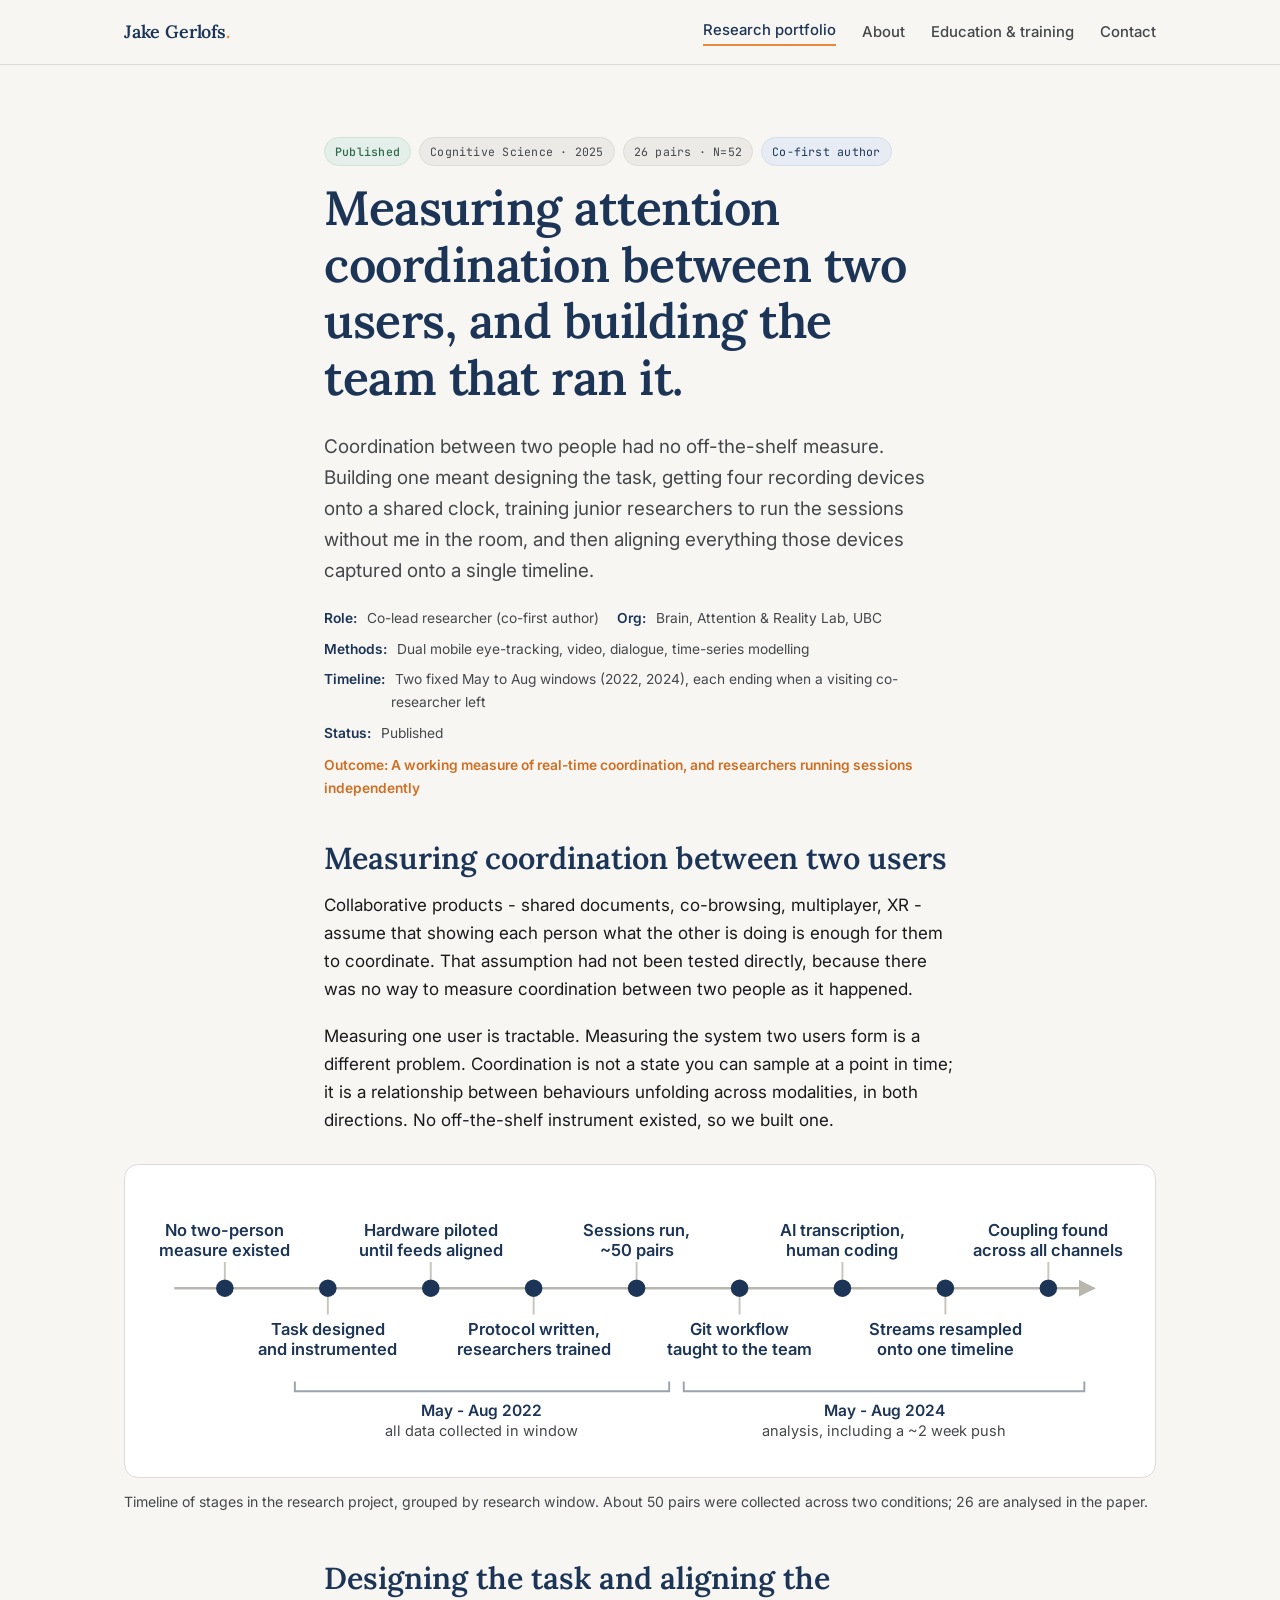
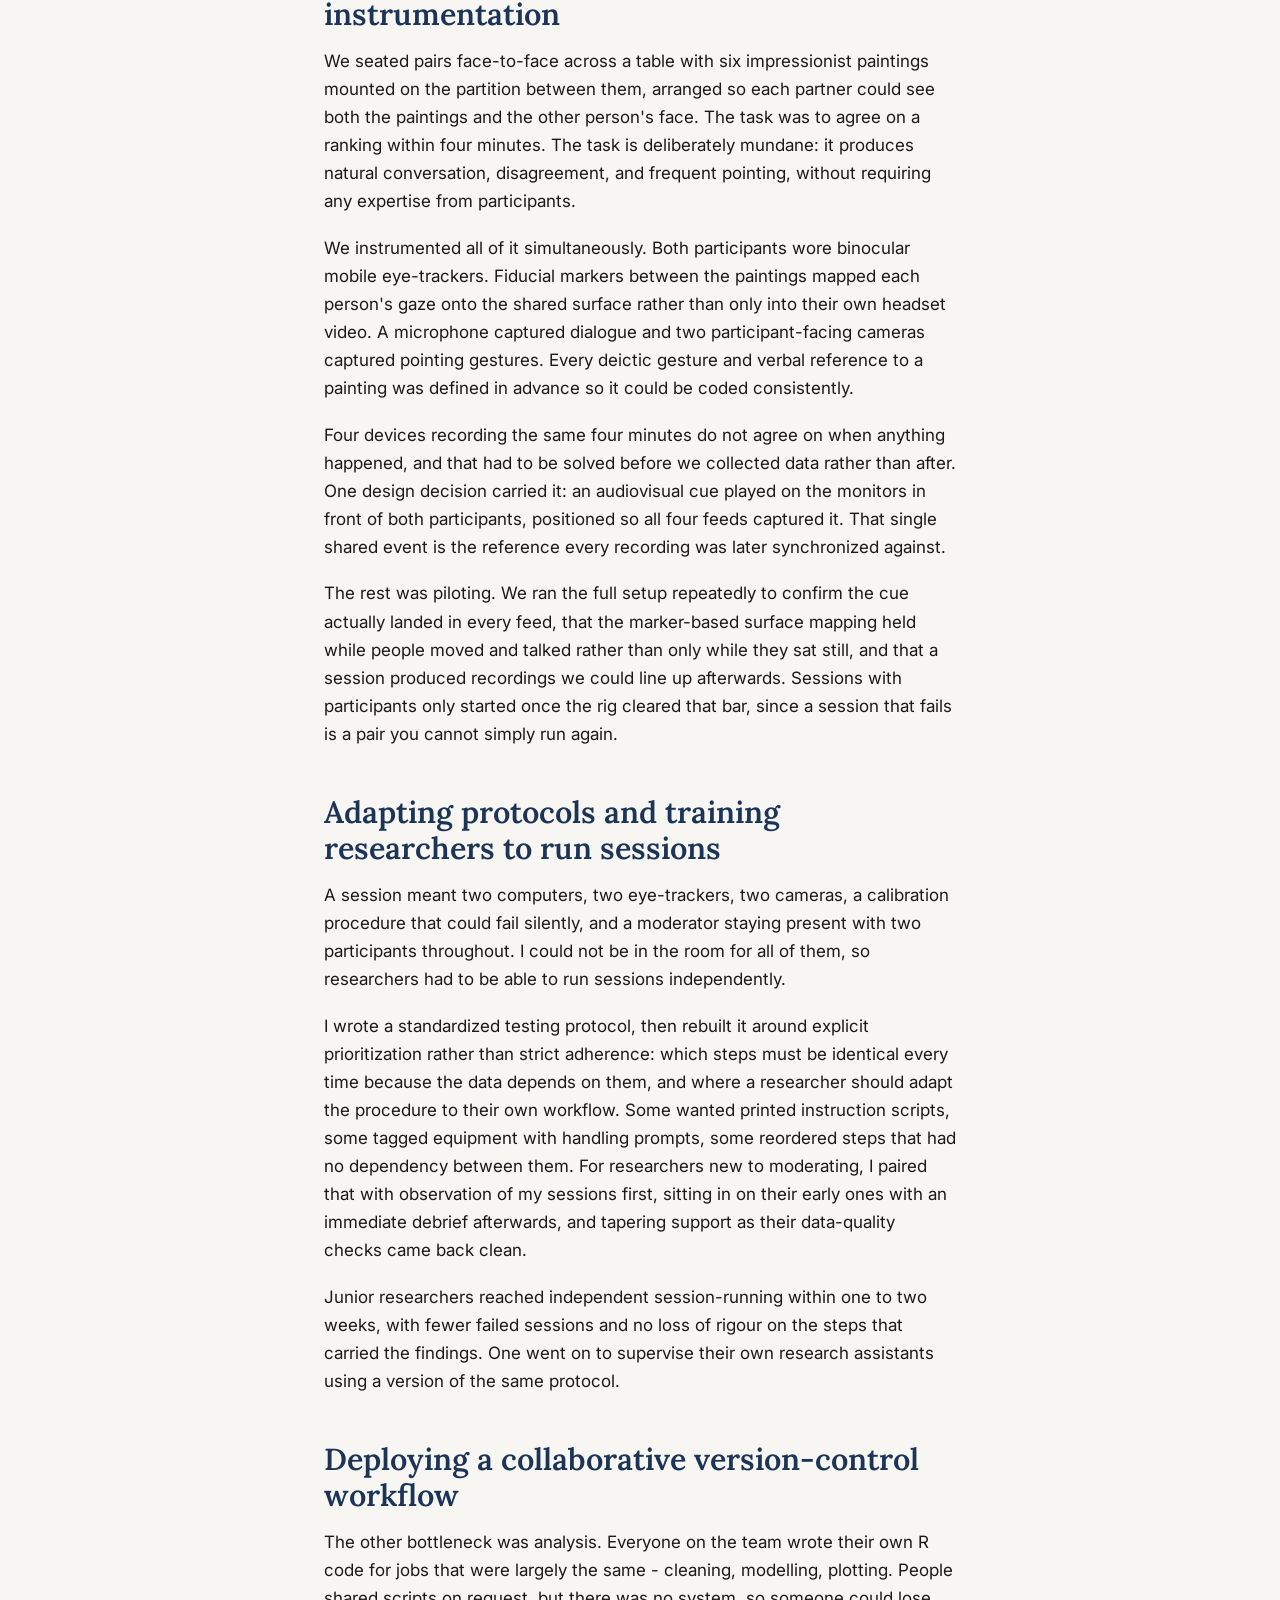
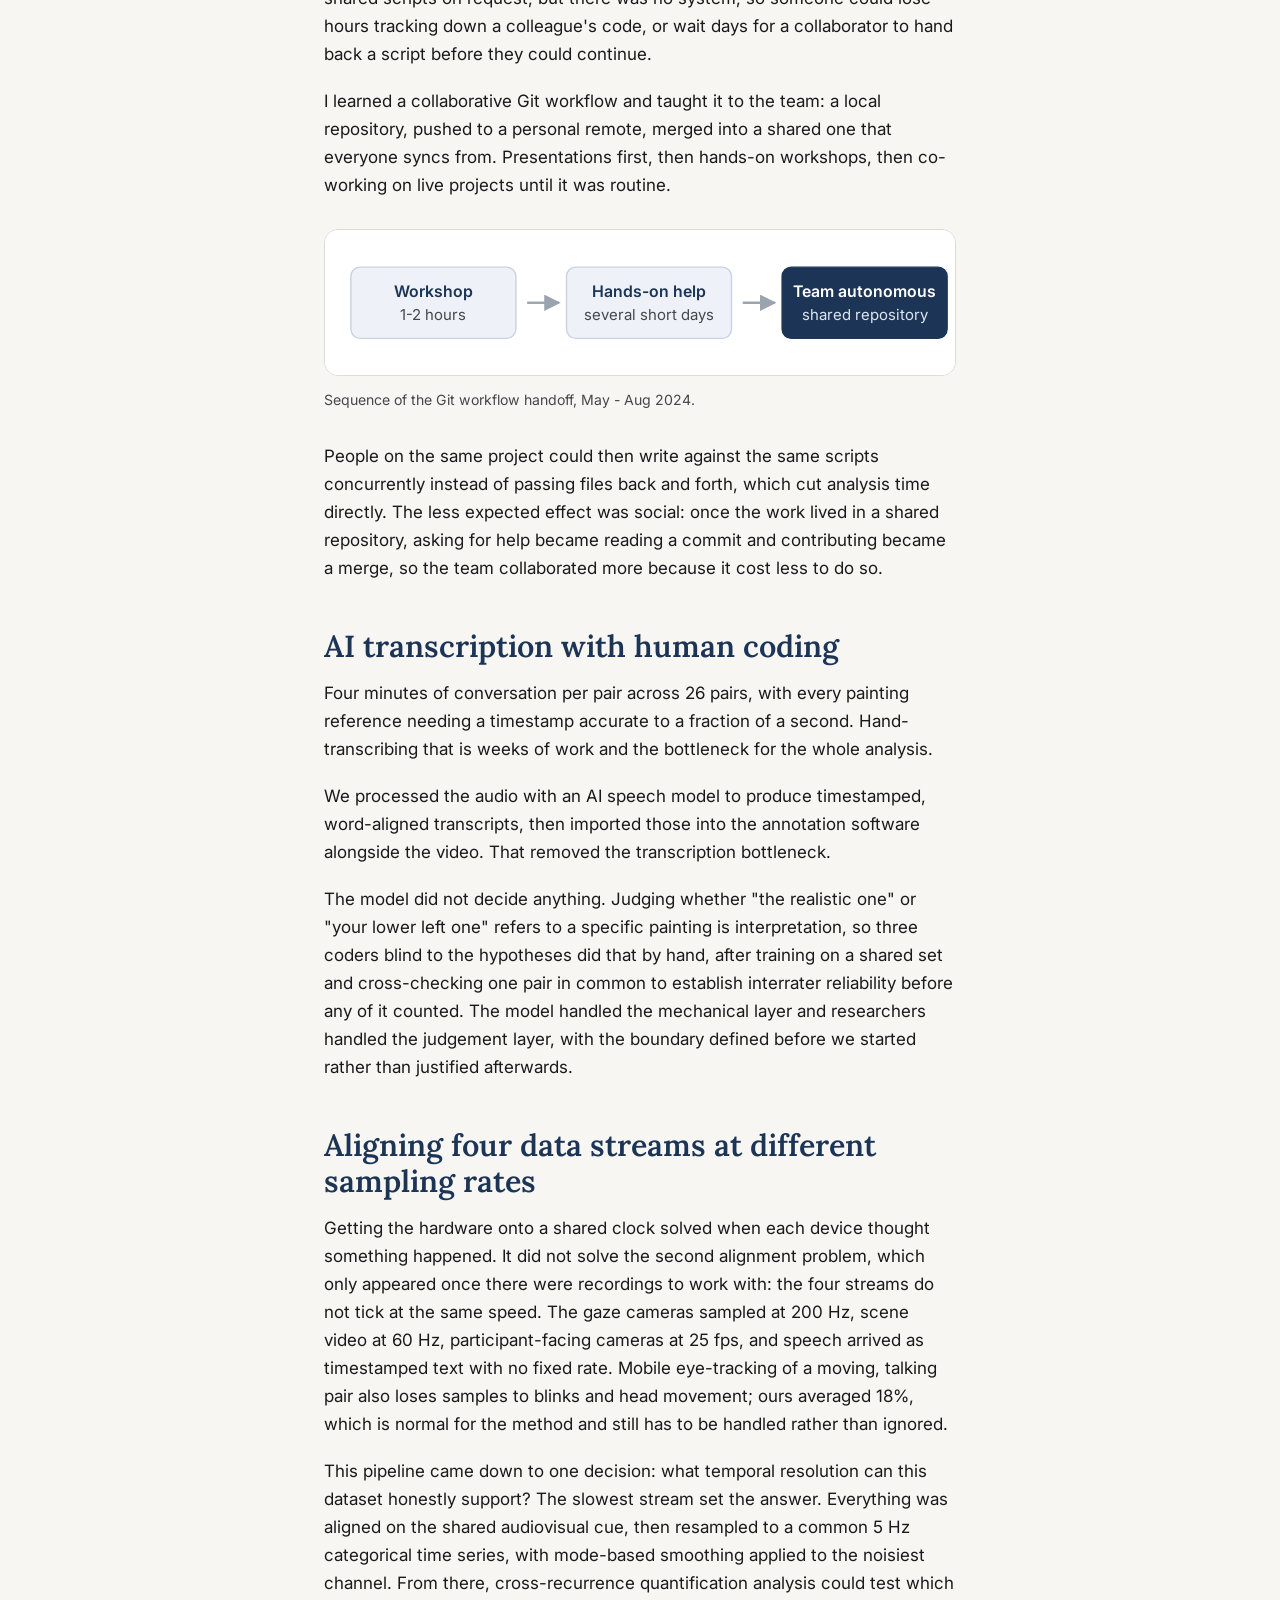
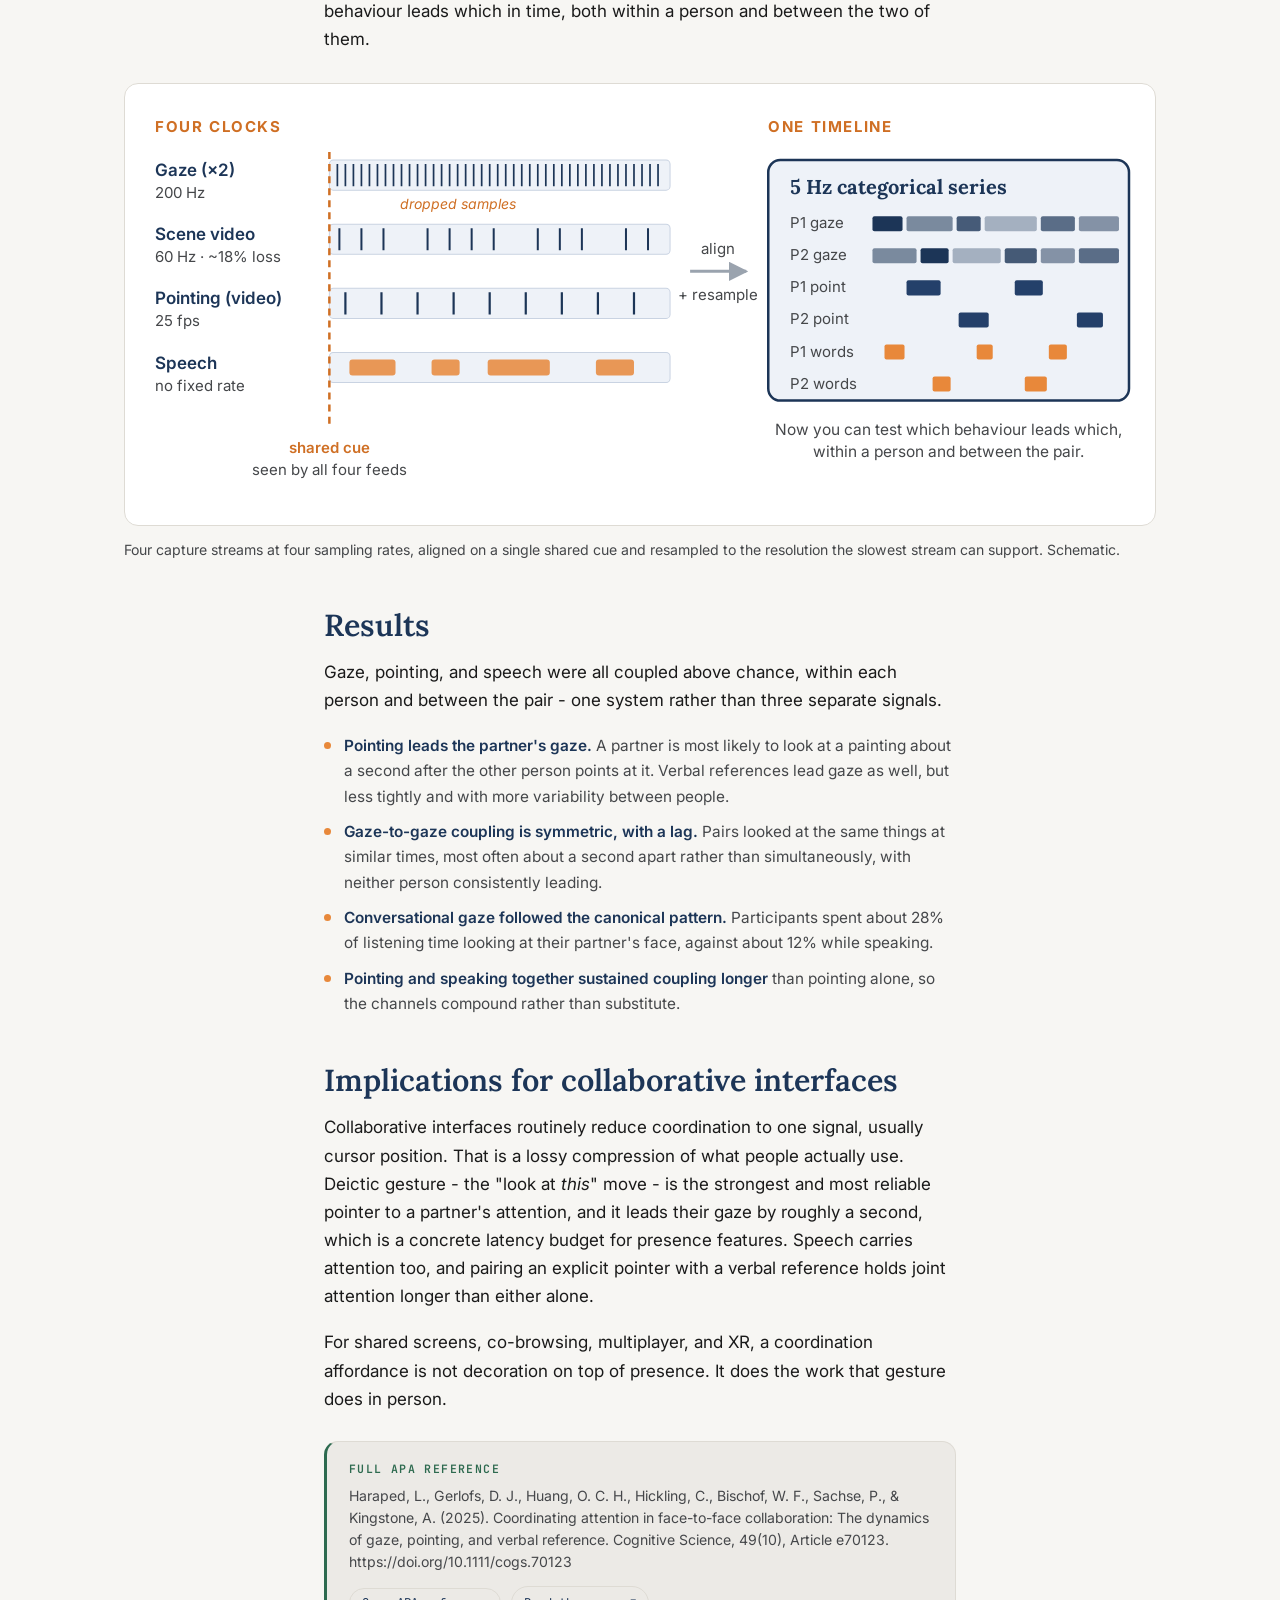
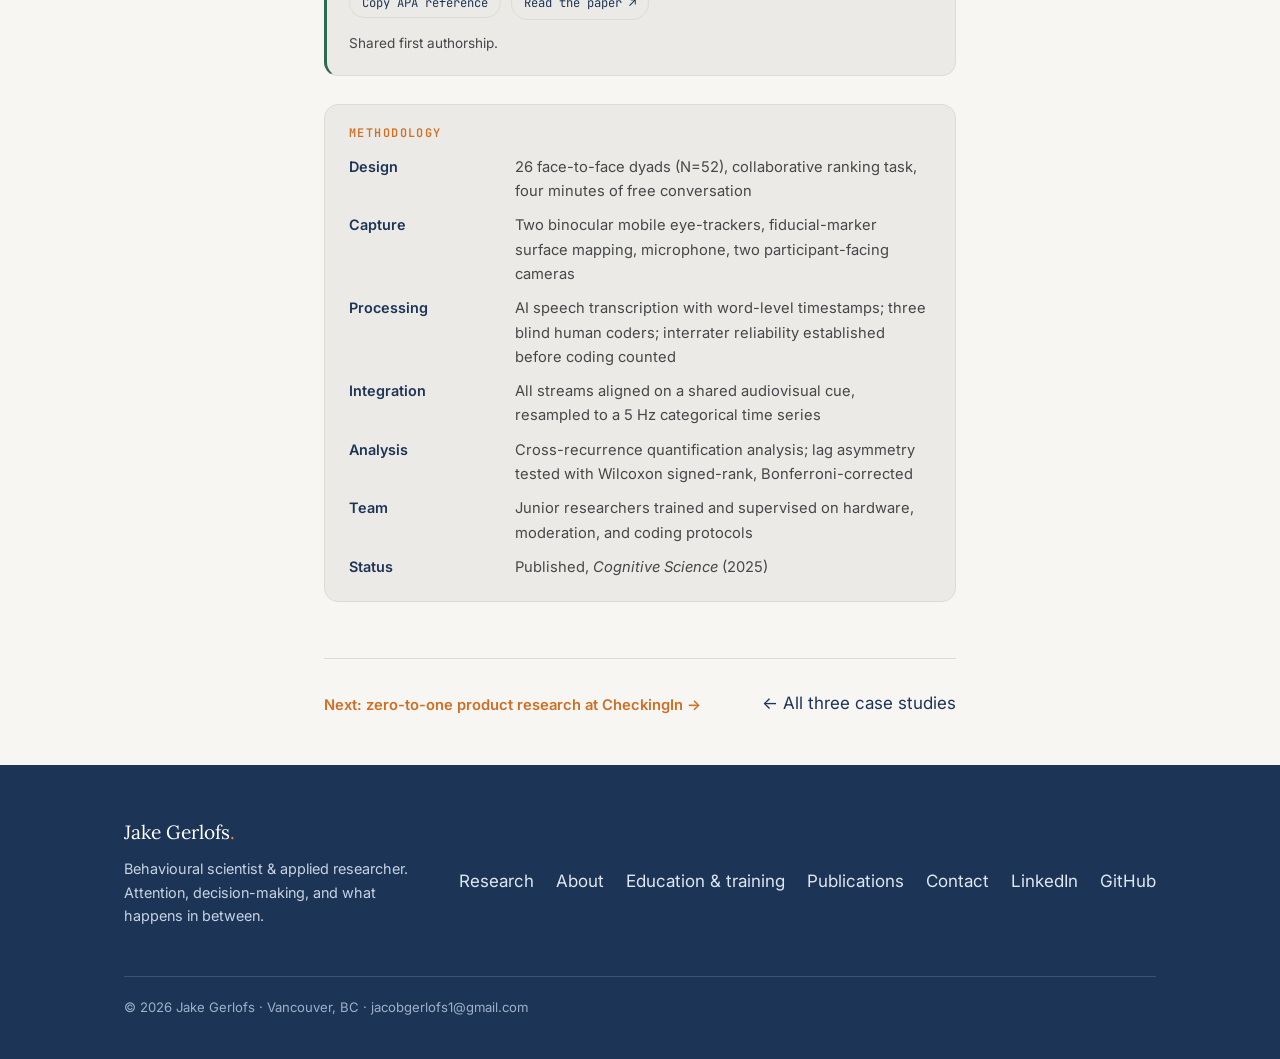
<file: study-research-craft.html>
<!DOCTYPE html>
<html lang="en">
<head>
<meta charset="UTF-8">
<meta name="viewport" content="width=device-width, initial-scale=1.0">
<title>Measuring attention coordination between two users - Jake Gerlofs</title>
<meta name="description" content="Building a measure for how two people coordinate attention in real time: task design, synchronizing four data streams, AI-assisted transcription with human coding, and training a team to run the sessions. Published in Cognitive Science, 2025.">
<link rel="preconnect" href="https://fonts.googleapis.com">
<link rel="preconnect" href="https://fonts.gstatic.com" crossorigin>
<link rel="stylesheet" href="styles.css">
</head>
<body>

<header class="nav">
  <div class="wrap nav__inner">
    <a class="brand" href="index.html">Jake Gerlofs<span>.</span></a>
    <button class="nav__toggle" aria-label="Menu" onclick="document.getElementById('nav').classList.toggle('open')">☰</button>
    <nav class="nav__links" id="nav">
      <a href="index.html#research" class="active">Research portfolio</a>
      <a href="index.html#about">About</a>
      <a href="index.html#education">Education &amp; training</a>
      <a href="index.html#contact">Contact</a>
    </nav>
  </div>
</header>

<section class="study-head">
  <div class="wrap read">
    <div class="badges"><span class="badge badge--pub">Published</span><span class="badge">Cognitive Science · 2025</span><span class="badge">26 pairs · N=52</span><span class="badge badge--slate">Co-first author</span></div>
    <h1>Measuring attention coordination between two users, and building the team that ran it.</h1>
    <p class="lead">Coordination between two people had no off-the-shelf measure. Building one meant designing the task, getting four recording devices onto a shared clock, training junior researchers to run the sessions without me in the room, and then aligning everything those devices captured onto a single timeline.</p>
    <div class="meta-strip">
      <span><b>Role:</b>&nbsp;Co-lead researcher (co-first author)</span>
      <span><b>Org:</b>&nbsp;Brain, Attention &amp; Reality Lab, UBC</span>
      <span><b>Methods:</b>&nbsp;Dual mobile eye-tracking, video, dialogue, time-series modelling</span>
      <span><b>Timeline:</b>&nbsp;Two fixed May to Aug windows (2022, 2024), each ending when a visiting co-researcher left</span>
      <span><b>Status:</b>&nbsp;Published</span>
      <span class="outcome"><b>Outcome:</b>&nbsp;A working measure of real-time coordination, and researchers running sessions independently</span>
    </div>
  </div>
</section>

<section class="section--tight" style="padding-top:0;">
  <div class="wrap read study-body">

    <h2>Measuring coordination between two users</h2>
    <p>Collaborative products - shared documents, co-browsing, multiplayer, XR - assume that showing each person what the other is doing is enough for them to coordinate. That assumption had not been tested directly, because there was no way to measure coordination between two people as it happened.</p>
    <p>Measuring one user is tractable. Measuring the system two users form is a different problem. Coordination is not a state you can sample at a point in time; it is a relationship between behaviours unfolding across modalities, in both directions. No off-the-shelf instrument existed, so we built one.</p>

    <figure class="figure figure--wide">
      <div class="figure-frame figure-frame--wide">
          <svg viewBox="0 0 1010 272" role="img" aria-labelledby="craftMapTitle" style="width:100%;height:auto;display:block;">
          <title id="craftMapTitle">Timeline of stages in the research project: no two-person measure existed, the task was designed and instrumented, the hardware was piloted until all four feeds aligned, a protocol was written and researchers trained, sessions were run with about fifty pairs across two conditions, a collaborative Git workflow was taught to the team, speech was transcribed by an AI model and coded by hand, the streams were resampled onto one timeline, and coupling was found across all channels. Design, piloting, training and data collection fall in May to August 2022; the Git workflow, transcription and coding, and the final analysis fall in May to August 2024.</title>
          <defs><marker id="craftArw" viewBox="0 0 10 10" refX="9" refY="5" markerWidth="7" markerHeight="7" orient="auto-start-reverse"><path d="M0,0 L10,5 L0,10 z" fill="#b9b6ae"></path></marker></defs>
          <line x1="26" y1="102" x2="972" y2="102" stroke="#b9b6ae" stroke-width="2.5" marker-end="url(#craftArw)"></line>
          <line x1="78.0" y1="93" x2="78.0" y2="75" stroke="#c9c5bc" stroke-width="2"></line>
          <circle cx="78.0" cy="102" r="9" fill="#1C3557"></circle>
          <text x="78.0" y="48" text-anchor="middle" font-family="Inter, sans-serif" font-size="17" font-weight="600" fill="#1C3557">No two-person</text>
          <text x="78.0" y="69" text-anchor="middle" font-family="Inter, sans-serif" font-size="17" font-weight="600" fill="#1C3557">measure existed</text>
          <line x1="183.9" y1="111" x2="183.9" y2="129" stroke="#c9c5bc" stroke-width="2"></line>
          <circle cx="183.9" cy="102" r="9" fill="#1C3557"></circle>
          <text x="183.9" y="150" text-anchor="middle" font-family="Inter, sans-serif" font-size="17" font-weight="600" fill="#1C3557">Task designed</text>
          <text x="183.9" y="171" text-anchor="middle" font-family="Inter, sans-serif" font-size="17" font-weight="600" fill="#1C3557">and instrumented</text>
          <line x1="289.8" y1="93" x2="289.8" y2="75" stroke="#c9c5bc" stroke-width="2"></line>
          <circle cx="289.8" cy="102" r="9" fill="#1C3557"></circle>
          <text x="289.8" y="48" text-anchor="middle" font-family="Inter, sans-serif" font-size="17" font-weight="600" fill="#1C3557">Hardware piloted</text>
          <text x="289.8" y="69" text-anchor="middle" font-family="Inter, sans-serif" font-size="17" font-weight="600" fill="#1C3557">until feeds aligned</text>
          <line x1="395.6" y1="111" x2="395.6" y2="129" stroke="#c9c5bc" stroke-width="2"></line>
          <circle cx="395.6" cy="102" r="9" fill="#1C3557"></circle>
          <text x="395.6" y="150" text-anchor="middle" font-family="Inter, sans-serif" font-size="17" font-weight="600" fill="#1C3557">Protocol written,</text>
          <text x="395.6" y="171" text-anchor="middle" font-family="Inter, sans-serif" font-size="17" font-weight="600" fill="#1C3557">researchers trained</text>
          <line x1="501.5" y1="93" x2="501.5" y2="75" stroke="#c9c5bc" stroke-width="2"></line>
          <circle cx="501.5" cy="102" r="9" fill="#1C3557"></circle>
          <text x="501.5" y="48" text-anchor="middle" font-family="Inter, sans-serif" font-size="17" font-weight="600" fill="#1C3557">Sessions run,</text>
          <text x="501.5" y="69" text-anchor="middle" font-family="Inter, sans-serif" font-size="17" font-weight="600" fill="#1C3557">~50 pairs</text>
          <line x1="607.4" y1="111" x2="607.4" y2="129" stroke="#c9c5bc" stroke-width="2"></line>
          <circle cx="607.4" cy="102" r="9" fill="#1C3557"></circle>
          <text x="607.4" y="150" text-anchor="middle" font-family="Inter, sans-serif" font-size="17" font-weight="600" fill="#1C3557">Git workflow</text>
          <text x="607.4" y="171" text-anchor="middle" font-family="Inter, sans-serif" font-size="17" font-weight="600" fill="#1C3557">taught to the team</text>
          <line x1="713.2" y1="93" x2="713.2" y2="75" stroke="#c9c5bc" stroke-width="2"></line>
          <circle cx="713.2" cy="102" r="9" fill="#1C3557"></circle>
          <text x="713.2" y="48" text-anchor="middle" font-family="Inter, sans-serif" font-size="17" font-weight="600" fill="#1C3557">AI transcription,</text>
          <text x="713.2" y="69" text-anchor="middle" font-family="Inter, sans-serif" font-size="17" font-weight="600" fill="#1C3557">human coding</text>
          <line x1="819.1" y1="111" x2="819.1" y2="129" stroke="#c9c5bc" stroke-width="2"></line>
          <circle cx="819.1" cy="102" r="9" fill="#1C3557"></circle>
          <text x="819.1" y="150" text-anchor="middle" font-family="Inter, sans-serif" font-size="17" font-weight="600" fill="#1C3557">Streams resampled</text>
          <text x="819.1" y="171" text-anchor="middle" font-family="Inter, sans-serif" font-size="17" font-weight="600" fill="#1C3557">onto one timeline</text>
          <line x1="925.0" y1="93" x2="925.0" y2="75" stroke="#c9c5bc" stroke-width="2"></line>
          <circle cx="925.0" cy="102" r="9" fill="#1C3557"></circle>
          <text x="925.0" y="48" text-anchor="middle" font-family="Inter, sans-serif" font-size="17" font-weight="600" fill="#1C3557">Coupling found</text>
          <text x="925.0" y="69" text-anchor="middle" font-family="Inter, sans-serif" font-size="17" font-weight="600" fill="#1C3557">across all channels</text>
          <path d="M150,198 L150,208 L535,208 L535,198" fill="none" stroke="#9aa3ae" stroke-width="2"></path>
          <text x="342.5" y="233" text-anchor="middle" font-family="Inter, sans-serif" font-size="16" font-weight="600" fill="#1C3557">May - Aug 2022</text>
          <text x="342.5" y="254" text-anchor="middle" font-family="Inter, sans-serif" font-size="15" font-weight="400" fill="#45474a">all data collected in window</text>
          <path d="M550,198 L550,208 L962,208 L962,198" fill="none" stroke="#9aa3ae" stroke-width="2"></path>
          <text x="756.0" y="233" text-anchor="middle" font-family="Inter, sans-serif" font-size="16" font-weight="600" fill="#1C3557">May - Aug 2024</text>
          <text x="756.0" y="254" text-anchor="middle" font-family="Inter, sans-serif" font-size="15" font-weight="400" fill="#45474a">analysis, including a ~2 week push</text>
          </svg>
      </div>
      <figcaption>Timeline of stages in the research project, grouped by research window. About 50 pairs were collected across two conditions; 26 are analysed in the paper. <span class="fig-hint">Scroll sideways to see all of it.</span></figcaption>
    </figure>

    <h2>Designing the task and aligning the instrumentation</h2>
    <p>We seated pairs face-to-face across a table with six impressionist paintings mounted on the partition between them, arranged so each partner could see both the paintings and the other person's face. The task was to agree on a ranking within four minutes. The task is deliberately mundane: it produces natural conversation, disagreement, and frequent pointing, without requiring any expertise from participants.</p>
    <p>We instrumented all of it simultaneously. Both participants wore binocular mobile eye-trackers. Fiducial markers between the paintings mapped each person's gaze onto the shared surface rather than only into their own headset video. A microphone captured dialogue and two participant-facing cameras captured pointing gestures. Every deictic gesture and verbal reference to a painting was defined in advance so it could be coded consistently.</p>
    <p>Four devices recording the same four minutes do not agree on when anything happened, and that had to be solved before we collected data rather than after. One design decision carried it: an audiovisual cue played on the monitors in front of both participants, positioned so all four feeds captured it. That single shared event is the reference every recording was later synchronized against.</p>
    <p>The rest was piloting. We ran the full setup repeatedly to confirm the cue actually landed in every feed, that the marker-based surface mapping held while people moved and talked rather than only while they sat still, and that a session produced recordings we could line up afterwards. Sessions with participants only started once the rig cleared that bar, since a session that fails is a pair you cannot simply run again.</p>

    <h2>Adapting protocols and training researchers to run sessions</h2>
    <p>A session meant two computers, two eye-trackers, two cameras, a calibration procedure that could fail silently, and a moderator staying present with two participants throughout. I could not be in the room for all of them, so researchers had to be able to run sessions independently.</p>
    <p>I wrote a standardized testing protocol, then rebuilt it around explicit prioritization rather than strict adherence: which steps must be identical every time because the data depends on them, and where a researcher should adapt the procedure to their own workflow. Some wanted printed instruction scripts, some tagged equipment with handling prompts, some reordered steps that had no dependency between them. For researchers new to moderating, I paired that with observation of my sessions first, sitting in on their early ones with an immediate debrief afterwards, and tapering support as their data-quality checks came back clean.</p>
    <p>Junior researchers reached independent session-running within one to two weeks, with fewer failed sessions and no loss of rigour on the steps that carried the findings. One went on to supervise their own research assistants using a version of the same protocol.</p>

    <h2>Deploying a collaborative version-control workflow</h2>
    <p>The other bottleneck was analysis. Everyone on the team wrote their own R code for jobs that were largely the same - cleaning, modelling, plotting. People shared scripts on request, but there was no system, so someone could lose hours tracking down a colleague's code, or wait days for a collaborator to hand back a script before they could continue.</p>
    <p>I learned a collaborative Git workflow and taught it to the team: a local repository, pushed to a personal remote, merged into a shared one that everyone syncs from. Presentations first, then hands-on workshops, then co-working on live projects until it was routine.</p>

    <figure class="figure">
      <div class="figure-frame figure-frame--wide">
        <svg viewBox="0 0 640 104" role="img" aria-labelledby="gitFlowTitle" style="width:100%;min-width:600px;height:auto;display:block;">
          <title id="gitFlowTitle">Sequence of the Git workflow handoff: a workshop of one to two hours, then hands-on help over several short days, then the team working autonomously.</title>
          <defs><marker id="gitArw" viewBox="0 0 10 10" refX="9" refY="5" markerWidth="7" markerHeight="7" orient="auto-start-reverse"><path d="M0,0 L10,5 L0,10 z" fill="#9aa3ae"></path></marker></defs>
          <rect x="2" y="14" width="176" height="76" rx="10" fill="#eef2f8" stroke="#c9d3e2" stroke-width="1.5"></rect>
          <text x="90.0" y="46" text-anchor="middle" font-family="Inter, sans-serif" font-size="17" font-weight="600" fill="#1C3557">Workshop</text>
          <text x="90.0" y="70" text-anchor="middle" font-family="Inter, sans-serif" font-size="16" font-weight="400" fill="#45474a">1-2 hours</text>
          <path d="M190,52 L224,52" stroke="#9aa3ae" stroke-width="2.5" fill="none" marker-end="url(#gitArw)"></path>
          <rect x="232" y="14" width="176" height="76" rx="10" fill="#eef2f8" stroke="#c9d3e2" stroke-width="1.5"></rect>
          <text x="320.0" y="46" text-anchor="middle" font-family="Inter, sans-serif" font-size="17" font-weight="600" fill="#1C3557">Hands-on help</text>
          <text x="320.0" y="70" text-anchor="middle" font-family="Inter, sans-serif" font-size="16" font-weight="400" fill="#45474a">several short days</text>
          <path d="M420,52 L454,52" stroke="#9aa3ae" stroke-width="2.5" fill="none" marker-end="url(#gitArw)"></path>
          <rect x="462" y="14" width="176" height="76" rx="10" fill="#1C3557" stroke="#1C3557" stroke-width="1.5"></rect>
          <text x="550.0" y="46" text-anchor="middle" font-family="Inter, sans-serif" font-size="17" font-weight="600" fill="#ffffff">Team autonomous</text>
          <text x="550.0" y="70" text-anchor="middle" font-family="Inter, sans-serif" font-size="16" font-weight="400" fill="#dfe6f0">shared repository</text>
        </svg>
      </div>
      <figcaption>Sequence of the Git workflow handoff, May - Aug 2024. <span class="fig-hint">Scroll sideways to see all of it.</span></figcaption>
    </figure>
    <p>People on the same project could then write against the same scripts concurrently instead of passing files back and forth, which cut analysis time directly. The less expected effect was social: once the work lived in a shared repository, asking for help became reading a commit and contributing became a merge, so the team collaborated more because it cost less to do so.</p>

    <h2>AI transcription with human coding</h2>
    <p>Four minutes of conversation per pair across 26 pairs, with every painting reference needing a timestamp accurate to a fraction of a second. Hand-transcribing that is weeks of work and the bottleneck for the whole analysis.</p>
    <p>We processed the audio with an AI speech model to produce timestamped, word-aligned transcripts, then imported those into the annotation software alongside the video. That removed the transcription bottleneck.</p>
    <p>The model did not decide anything. Judging whether "the realistic one" or "your lower left one" refers to a specific painting is interpretation, so three coders blind to the hypotheses did that by hand, after training on a shared set and cross-checking one pair in common to establish interrater reliability before any of it counted. The model handled the mechanical layer and researchers handled the judgement layer, with the boundary defined before we started rather than justified afterwards.</p>

    <h2>Aligning four data streams at different sampling rates</h2>
    <p>Getting the hardware onto a shared clock solved when each device thought something happened. It did not solve the second alignment problem, which only appeared once there were recordings to work with: the four streams do not tick at the same speed. The gaze cameras sampled at 200 Hz, scene video at 60 Hz, participant-facing cameras at 25 fps, and speech arrived as timestamped text with no fixed rate. Mobile eye-tracking of a moving, talking pair also loses samples to blinks and head movement; ours averaged 18%, which is normal for the method and still has to be handled rather than ignored.</p>
    <p>This pipeline came down to one decision: what temporal resolution can this dataset honestly support? The slowest stream set the answer. Everything was aligned on the shared audiovisual cue, then resampled to a common 5 Hz categorical time series, with mode-based smoothing applied to the noisiest channel. From there, cross-recurrence quantification analysis could test which behaviour leads which in time, both within a person and between the two of them.</p>

    <figure class="figure figure--wide">
      <div class="figure-frame figure-frame--wide">
        <svg viewBox="0 0 980 392" role="img" aria-labelledby="fuseTitle" style="width:100%;height:auto;display:block;">
          <title id="fuseTitle">Diagram: four capture streams recorded at different sampling rates - gaze at 200 hertz, scene video at 60 hertz, participant cameras at 25 frames per second, and speech transcribed with no fixed rate - are aligned on a shared audiovisual cue and resampled into a single 5 hertz categorical timeline for analysis.</title>
          <defs>
            <marker id="arw2" viewBox="0 0 10 10" refX="9" refY="5" markerWidth="6.5" markerHeight="6.5" orient="auto-start-reverse">
              <path d="M0,0 L10,5 L0,10 z" fill="#9aa3ae"></path>
            </marker>
          </defs>

          <text x="6" y="24" font-family="Inter, sans-serif" font-size="15" font-weight="700" fill="#cf6f24" letter-spacing="1.6">FOUR CLOCKS</text>

          <text x="6" y="68" font-family="Inter, sans-serif" font-size="17" fill="#1C3557" font-weight="600">Gaze (×2)</text>
          <text x="6" y="90" font-family="Inter, sans-serif" font-size="15" fill="#45474a">200 Hz</text>
          <rect x="180" y="52" width="340" height="30" rx="4" fill="#eef2f8" stroke="#c9d3e2"></rect>
          <g stroke="#1C3557" stroke-width="1.7"><path d="M188,56 L188,78 M196,56 L196,78 M204,56 L204,78 M212,56 L212,78 M220,56 L220,78 M228,56 L228,78 M236,56 L236,78 M244,56 L244,78 M252,56 L252,78 M260,56 L260,78 M268,56 L268,78 M276,56 L276,78 M284,56 L284,78 M292,56 L292,78 M300,56 L300,78 M308,56 L308,78 M316,56 L316,78 M324,56 L324,78 M332,56 L332,78 M340,56 L340,78 M348,56 L348,78 M356,56 L356,78 M364,56 L364,78 M372,56 L372,78 M380,56 L380,78 M388,56 L388,78 M396,56 L396,78 M404,56 L404,78 M412,56 L412,78 M420,56 L420,78 M428,56 L428,78 M436,56 L436,78 M444,56 L444,78 M452,56 L452,78 M460,56 L460,78 M468,56 L468,78 M476,56 L476,78 M484,56 L484,78 M492,56 L492,78 M500,56 L500,78 M508,56 L508,78"></path></g>

          <text x="6" y="132" font-family="Inter, sans-serif" font-size="17" fill="#1C3557" font-weight="600">Scene video</text>
          <text x="6" y="154" font-family="Inter, sans-serif" font-size="15" fill="#45474a">60 Hz · ~18% loss</text>
          <rect x="180" y="116" width="340" height="30" rx="4" fill="#eef2f8" stroke="#c9d3e2"></rect>
          <g stroke="#1C3557" stroke-width="2"><path d="M190,120 L190,142 M212,120 L212,142 M234,120 L234,142 M278,120 L278,142 M300,120 L300,142 M322,120 L322,142 M344,120 L344,142 M388,120 L388,142 M410,120 L410,142 M432,120 L432,142 M476,120 L476,142 M498,120 L498,142"></path></g>
          <text x="250" y="101" font-family="Inter, sans-serif" font-size="14" font-style="italic" fill="#cf6f24">dropped samples</text>

          <text x="6" y="196" font-family="Inter, sans-serif" font-size="17" fill="#1C3557" font-weight="600">Pointing (video)</text>
          <text x="6" y="218" font-family="Inter, sans-serif" font-size="15" fill="#45474a">25 fps</text>
          <rect x="180" y="180" width="340" height="30" rx="4" fill="#eef2f8" stroke="#c9d3e2"></rect>
          <g stroke="#1C3557" stroke-width="2.2"><path d="M196,184 L196,206 M232,184 L232,206 M268,184 L268,206 M304,184 L304,206 M340,184 L340,206 M376,184 L376,206 M412,184 L412,206 M448,184 L448,206 M484,184 L484,206"></path></g>

          <text x="6" y="260" font-family="Inter, sans-serif" font-size="17" fill="#1C3557" font-weight="600">Speech</text>
          <text x="6" y="282" font-family="Inter, sans-serif" font-size="15" fill="#45474a">no fixed rate</text>
          <rect x="180" y="244" width="340" height="30" rx="4" fill="#eef2f8" stroke="#c9d3e2"></rect>
          <rect x="200" y="251" width="46" height="16" rx="3" fill="#E8883A" opacity=".85"></rect>
          <rect x="282" y="251" width="28" height="16" rx="3" fill="#E8883A" opacity=".85"></rect>
          <rect x="338" y="251" width="62" height="16" rx="3" fill="#E8883A" opacity=".85"></rect>
          <rect x="446" y="251" width="38" height="16" rx="3" fill="#E8883A" opacity=".85"></rect>

          <line x1="180" y1="44" x2="180" y2="320" stroke="#cf6f24" stroke-width="2.5" stroke-dasharray="7 5"></line>
          <text x="180" y="344" text-anchor="middle" font-family="Inter, sans-serif" font-size="15" font-weight="600" fill="#cf6f24">shared cue</text>
          <text x="180" y="366" text-anchor="middle" font-family="Inter, sans-serif" font-size="15" fill="#45474a">seen by all four feeds</text>

          <path d="M540,163 L596,163" stroke="#9aa3ae" stroke-width="3" fill="none" marker-end="url(#arw2)"></path>
          <text x="568" y="146" text-anchor="middle" font-family="Inter, sans-serif" font-size="15" fill="#45474a">align</text>
          <text x="568" y="192" text-anchor="middle" font-family="Inter, sans-serif" font-size="15" fill="#45474a">+ resample</text>

          <text x="618" y="24" font-family="Inter, sans-serif" font-size="15" font-weight="700" fill="#cf6f24" letter-spacing="1.6">ONE TIMELINE</text>
          <rect x="618" y="52" width="360" height="240" rx="12" fill="#eef2f8" stroke="#1C3557" stroke-width="2.5"></rect>
          <text x="640" y="86" font-family="Lora, Georgia, serif" font-size="20" font-weight="700" fill="#1C3557">5 Hz categorical series</text>

          <text x="640" y="120" font-family="Inter, sans-serif" font-size="15" fill="#45474a">P1 gaze</text>
          <g fill="#1C3557"><rect x="722" y="108" width="30" height="15" rx="2"></rect><rect x="756" y="108" width="46" height="15" rx="2" opacity=".55"></rect><rect x="806" y="108" width="24" height="15" rx="2" opacity=".8"></rect><rect x="834" y="108" width="52" height="15" rx="2" opacity=".35"></rect><rect x="890" y="108" width="34" height="15" rx="2" opacity=".7"></rect><rect x="928" y="108" width="40" height="15" rx="2" opacity=".5"></rect></g>

          <text x="640" y="152" font-family="Inter, sans-serif" font-size="15" fill="#45474a">P2 gaze</text>
          <g fill="#1C3557"><rect x="722" y="140" width="44" height="15" rx="2" opacity=".55"></rect><rect x="770" y="140" width="28" height="15" rx="2"></rect><rect x="802" y="140" width="48" height="15" rx="2" opacity=".35"></rect><rect x="854" y="140" width="32" height="15" rx="2" opacity=".8"></rect><rect x="890" y="140" width="34" height="15" rx="2" opacity=".5"></rect><rect x="928" y="140" width="40" height="15" rx="2" opacity=".7"></rect></g>

          <text x="640" y="184" font-family="Inter, sans-serif" font-size="15" fill="#45474a">P1 point</text>
          <g fill="#24406a"><rect x="756" y="172" width="34" height="15" rx="2"></rect><rect x="864" y="172" width="28" height="15" rx="2"></rect></g>

          <text x="640" y="216" font-family="Inter, sans-serif" font-size="15" fill="#45474a">P2 point</text>
          <g fill="#24406a"><rect x="808" y="204" width="30" height="15" rx="2"></rect><rect x="926" y="204" width="26" height="15" rx="2"></rect></g>

          <text x="640" y="248" font-family="Inter, sans-serif" font-size="15" fill="#45474a">P1 words</text>
          <g fill="#E8883A"><rect x="734" y="236" width="20" height="15" rx="2"></rect><rect x="826" y="236" width="16" height="15" rx="2"></rect><rect x="898" y="236" width="18" height="15" rx="2"></rect></g>

          <text x="640" y="280" font-family="Inter, sans-serif" font-size="15" fill="#45474a">P2 words</text>
          <g fill="#E8883A"><rect x="782" y="268" width="18" height="15" rx="2"></rect><rect x="874" y="268" width="22" height="15" rx="2"></rect></g>

          <text x="798" y="326" text-anchor="middle" font-family="Inter, sans-serif" font-size="15.5" fill="#45474a">Now you can test which behaviour leads which,</text>
          <text x="798" y="348" text-anchor="middle" font-family="Inter, sans-serif" font-size="15.5" fill="#45474a">within a person and between the pair.</text>
        </svg>
      </div>
      <figcaption>Four capture streams at four sampling rates, aligned on a single shared cue and resampled to the resolution the slowest stream can support. Schematic. <span class="fig-hint">Scroll the diagram sideways to see all of it.</span></figcaption>
    </figure>

    <h2>Results</h2>
    <p>Gaze, pointing, and speech were all coupled above chance, within each person and between the pair - one system rather than three separate signals.</p>
    <ul class="awards">
      <li><b>Pointing leads the partner's gaze.</b> A partner is most likely to look at a painting about a second after the other person points at it. Verbal references lead gaze as well, but less tightly and with more variability between people.</li>
      <li><b>Gaze-to-gaze coupling is symmetric, with a lag.</b> Pairs looked at the same things at similar times, most often about a second apart rather than simultaneously, with neither person consistently leading.</li>
      <li><b>Conversational gaze followed the canonical pattern.</b> Participants spent about 28% of listening time looking at their partner's face, against about 12% while speaking.</li>
      <li><b>Pointing and speaking together sustained coupling longer</b> than pointing alone, so the channels compound rather than substitute.</li>
    </ul>

    <h2>Implications for collaborative interfaces</h2>
    <p>Collaborative interfaces routinely reduce coordination to one signal, usually cursor position. That is a lossy compression of what people actually use. Deictic gesture - the "look at <em>this</em>" move - is the strongest and most reliable pointer to a partner's attention, and it leads their gaze by roughly a second, which is a concrete latency budget for presence features. Speech carries attention too, and pairing an explicit pointer with a verbal reference holds joint attention longer than either alone.</p>
    <p>For shared screens, co-browsing, multiplayer, and XR, a coordination affordance is not decoration on top of presence. It does the work that gesture does in person.</p>

    <div class="paper-ref">
      <h4>Full APA reference</h4>
      <p class="paper-ref__apa">Haraped, L., Gerlofs, D. J., Huang, O. C. H., Hickling, C., Bischof, W. F., Sachse, P., &amp; Kingstone, A. (2025). Coordinating attention in face-to-face collaboration: The dynamics of gaze, pointing, and verbal reference. Cognitive Science, 49(10), Article e70123. https://doi.org/10.1111/cogs.70123</p>
      <div class="paper-ref__links">
        <button class="paper-ref__copy" onclick="copyRef(this)">Copy APA reference</button>
        <a class="chip" href="https://doi.org/10.1111/cogs.70123">Read the paper ↗</a>
      </div>
      <div class="paper-ref__note">Shared first authorship.</div>
    </div>

    <div class="method-card">
      <h4>Methodology</h4>
      <dl>
        <dt>Design</dt><dd>26 face-to-face dyads (N=52), collaborative ranking task, four minutes of free conversation</dd>
        <dt>Capture</dt><dd>Two binocular mobile eye-trackers, fiducial-marker surface mapping, microphone, two participant-facing cameras</dd>
        <dt>Processing</dt><dd>AI speech transcription with word-level timestamps; three blind human coders; interrater reliability established before coding counted</dd>
        <dt>Integration</dt><dd>All streams aligned on a shared audiovisual cue, resampled to a 5 Hz categorical time series</dd>
        <dt>Analysis</dt><dd>Cross-recurrence quantification analysis; lag asymmetry tested with Wilcoxon signed-rank, Bonferroni-corrected</dd>
        <dt>Team</dt><dd>Junior researchers trained and supervised on hardware, moderation, and coding protocols</dd>
        <dt>Status</dt><dd>Published, <em>Cognitive Science</em> (2025)</dd>
      </dl>
    </div>

    <div class="study-foot">
      <a class="card__more" href="study-checkingin.html">Next: zero-to-one product research at CheckingIn →</a>
      <a href="index.html#research">← All three case studies</a>
    </div>
  </div>
</section>

<footer class="footer">
  <div class="wrap">
    <div class="footer__grid">
      <div><div class="footer__brand">Jake Gerlofs<span>.</span></div>
        <p class="footer__tag">Behavioural scientist &amp; applied researcher. Attention, decision-making, and what happens in between.</p></div>
      <div class="footer__links">
        <a href="index.html#research">Research</a>
        <a href="index.html#about">About</a>
        <a href="index.html#education">Education &amp; training</a>
        <a href="publications.html">Publications</a>
        <a href="index.html#contact">Contact</a>
        <a href="https://linkedin.com/in/jgerlofs">LinkedIn</a>
        <a href="https://github.com/jacobgerlofs">GitHub</a>
      </div>
    </div>
    <div class="footer__fine">© 2026 Jake Gerlofs · Vancouver, BC · jacobgerlofs1@gmail.com</div>
  </div>
</footer>

<script>
function copyRef(btn){var box=btn.closest(".paper-ref");var apa=box.querySelector(".paper-ref__apa");if(!apa)return;navigator.clipboard.writeText(apa.innerText).then(function(){var o=btn.textContent;btn.textContent="Copied ✓";setTimeout(function(){btn.textContent=o;},1500);});}
</script>
</body>
</html>
</file>
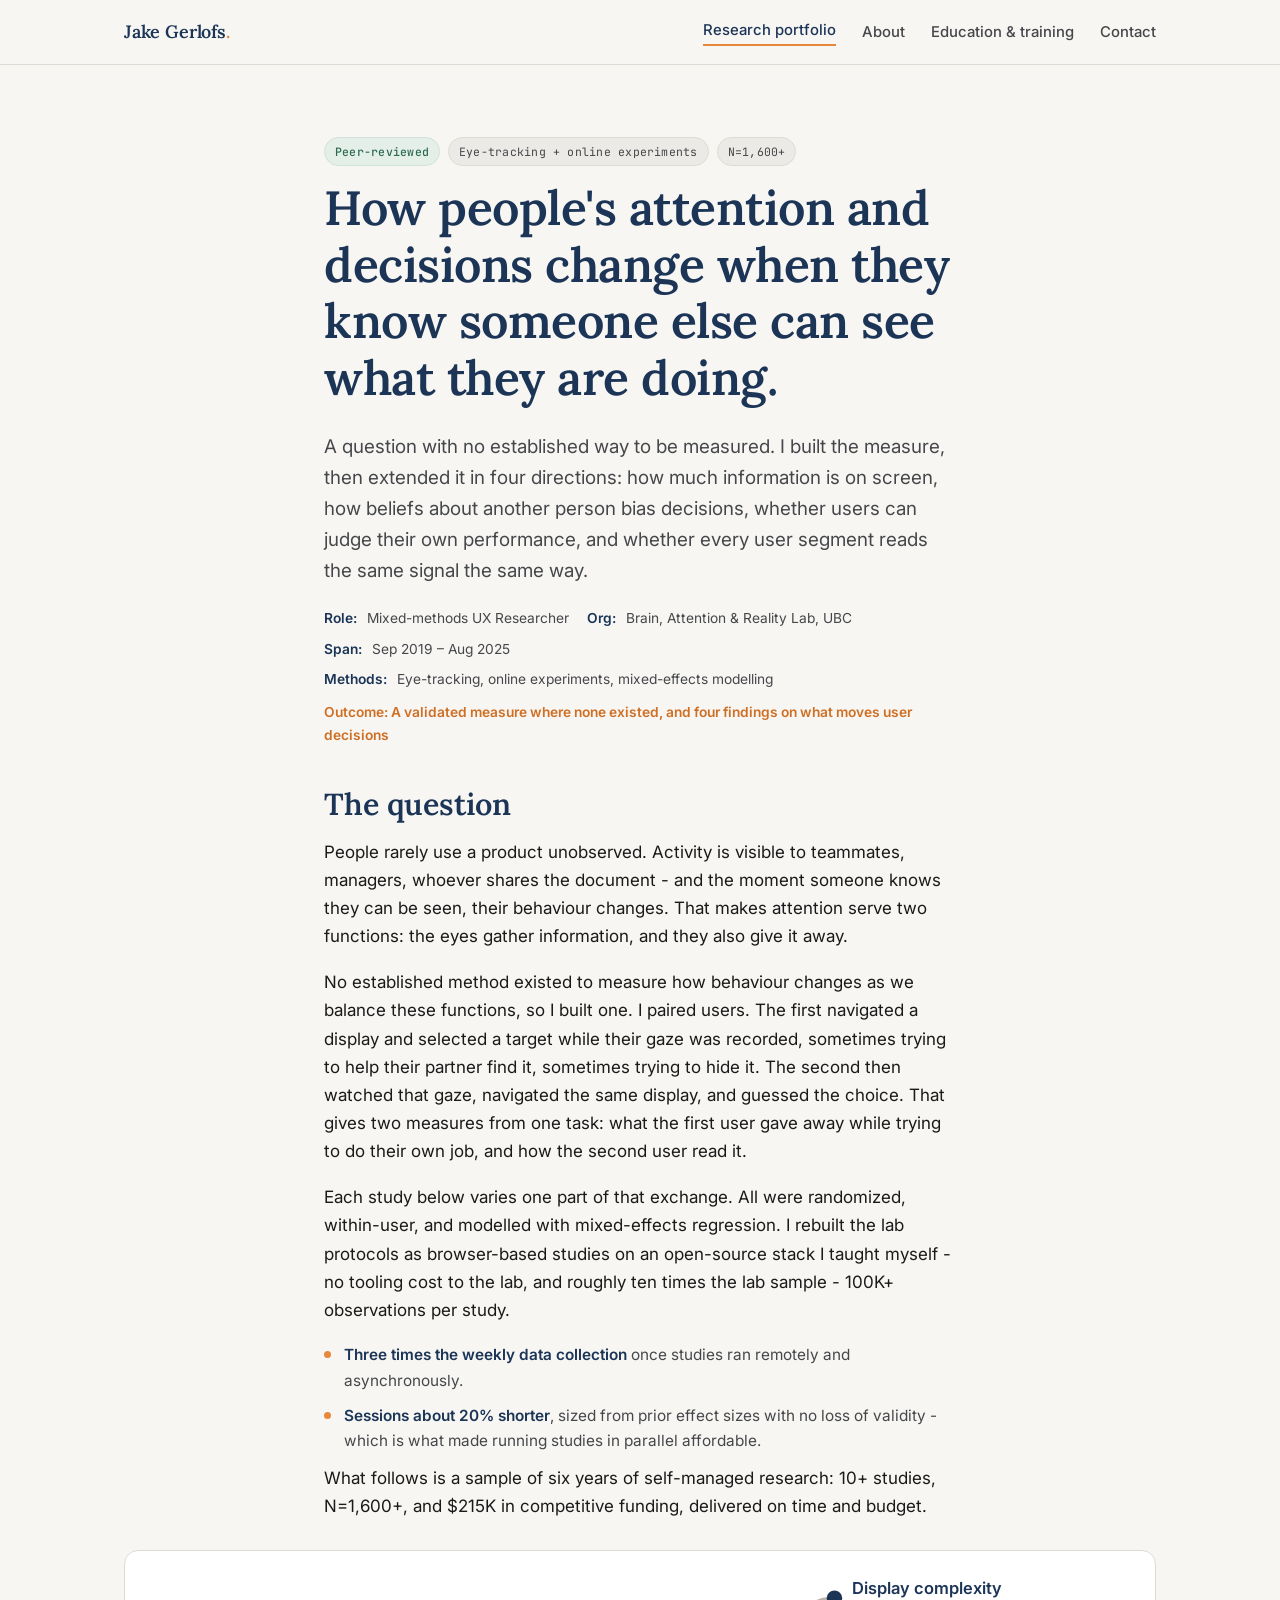
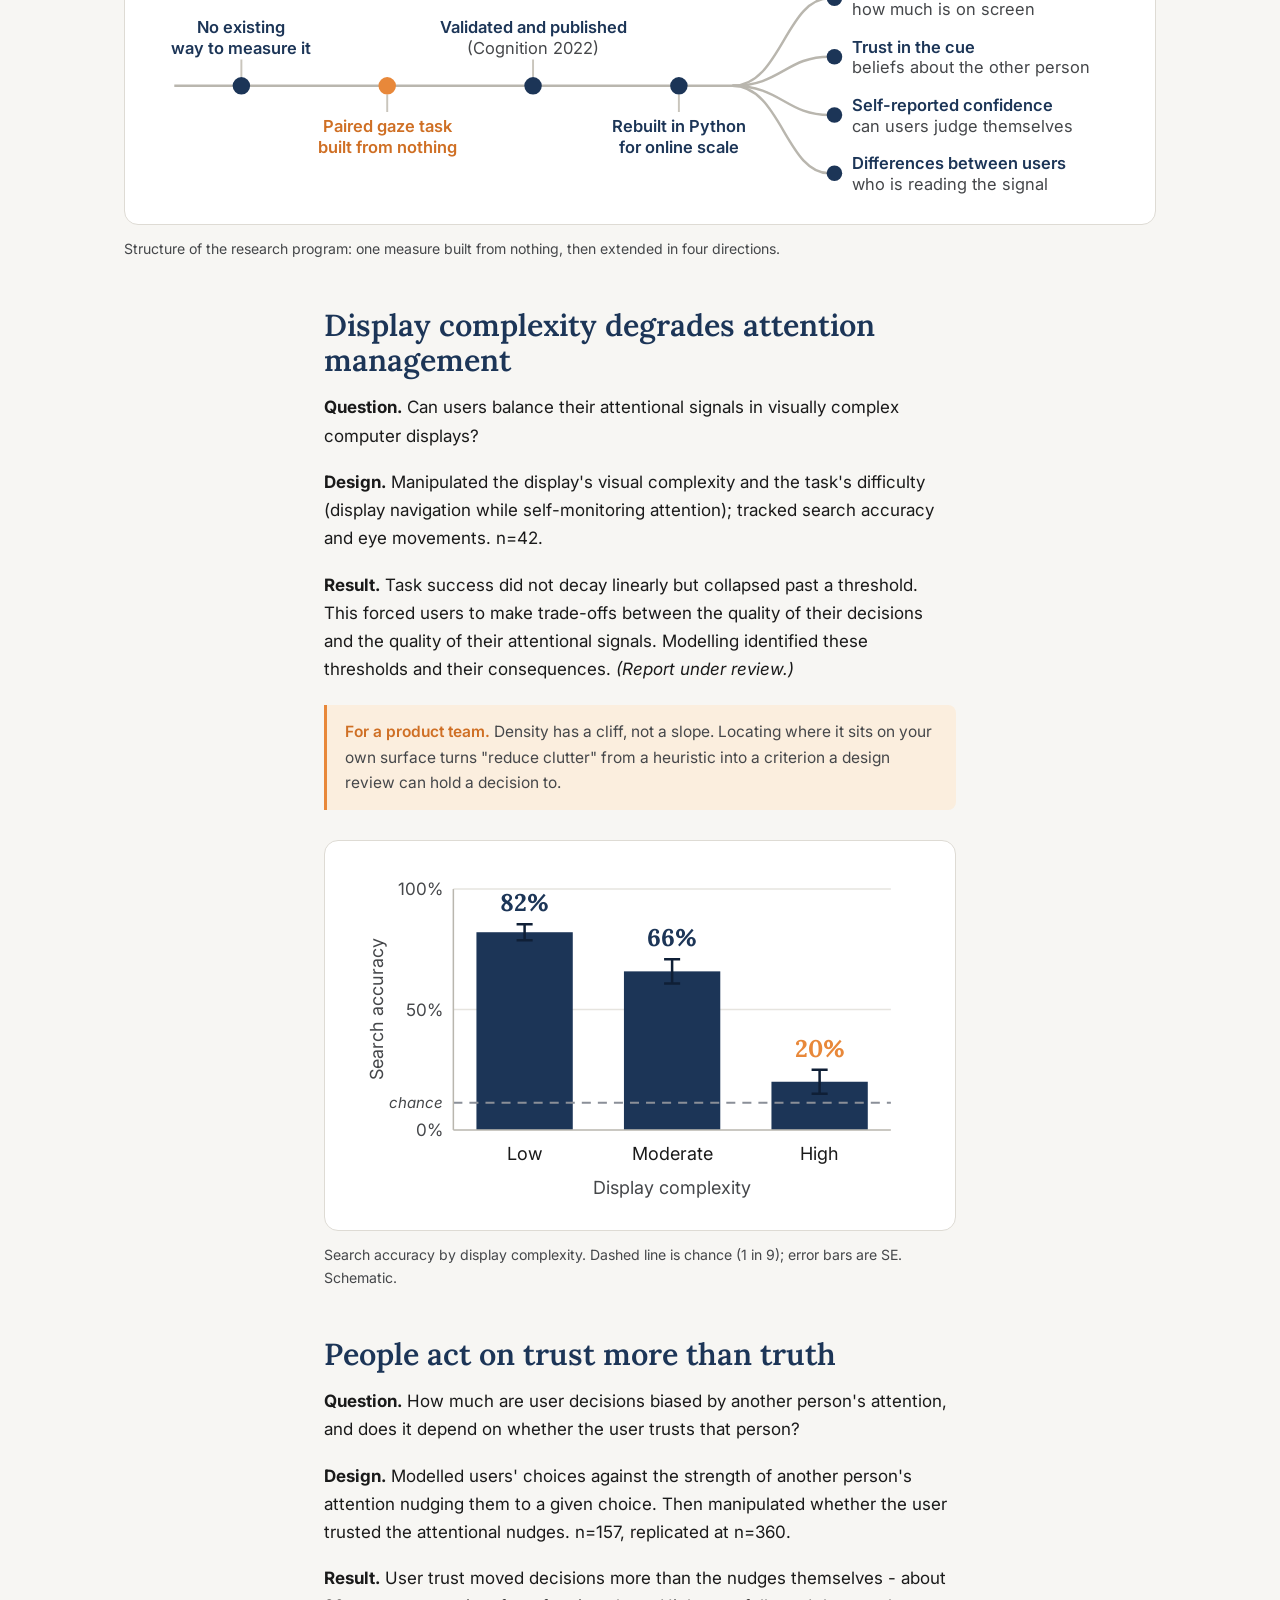
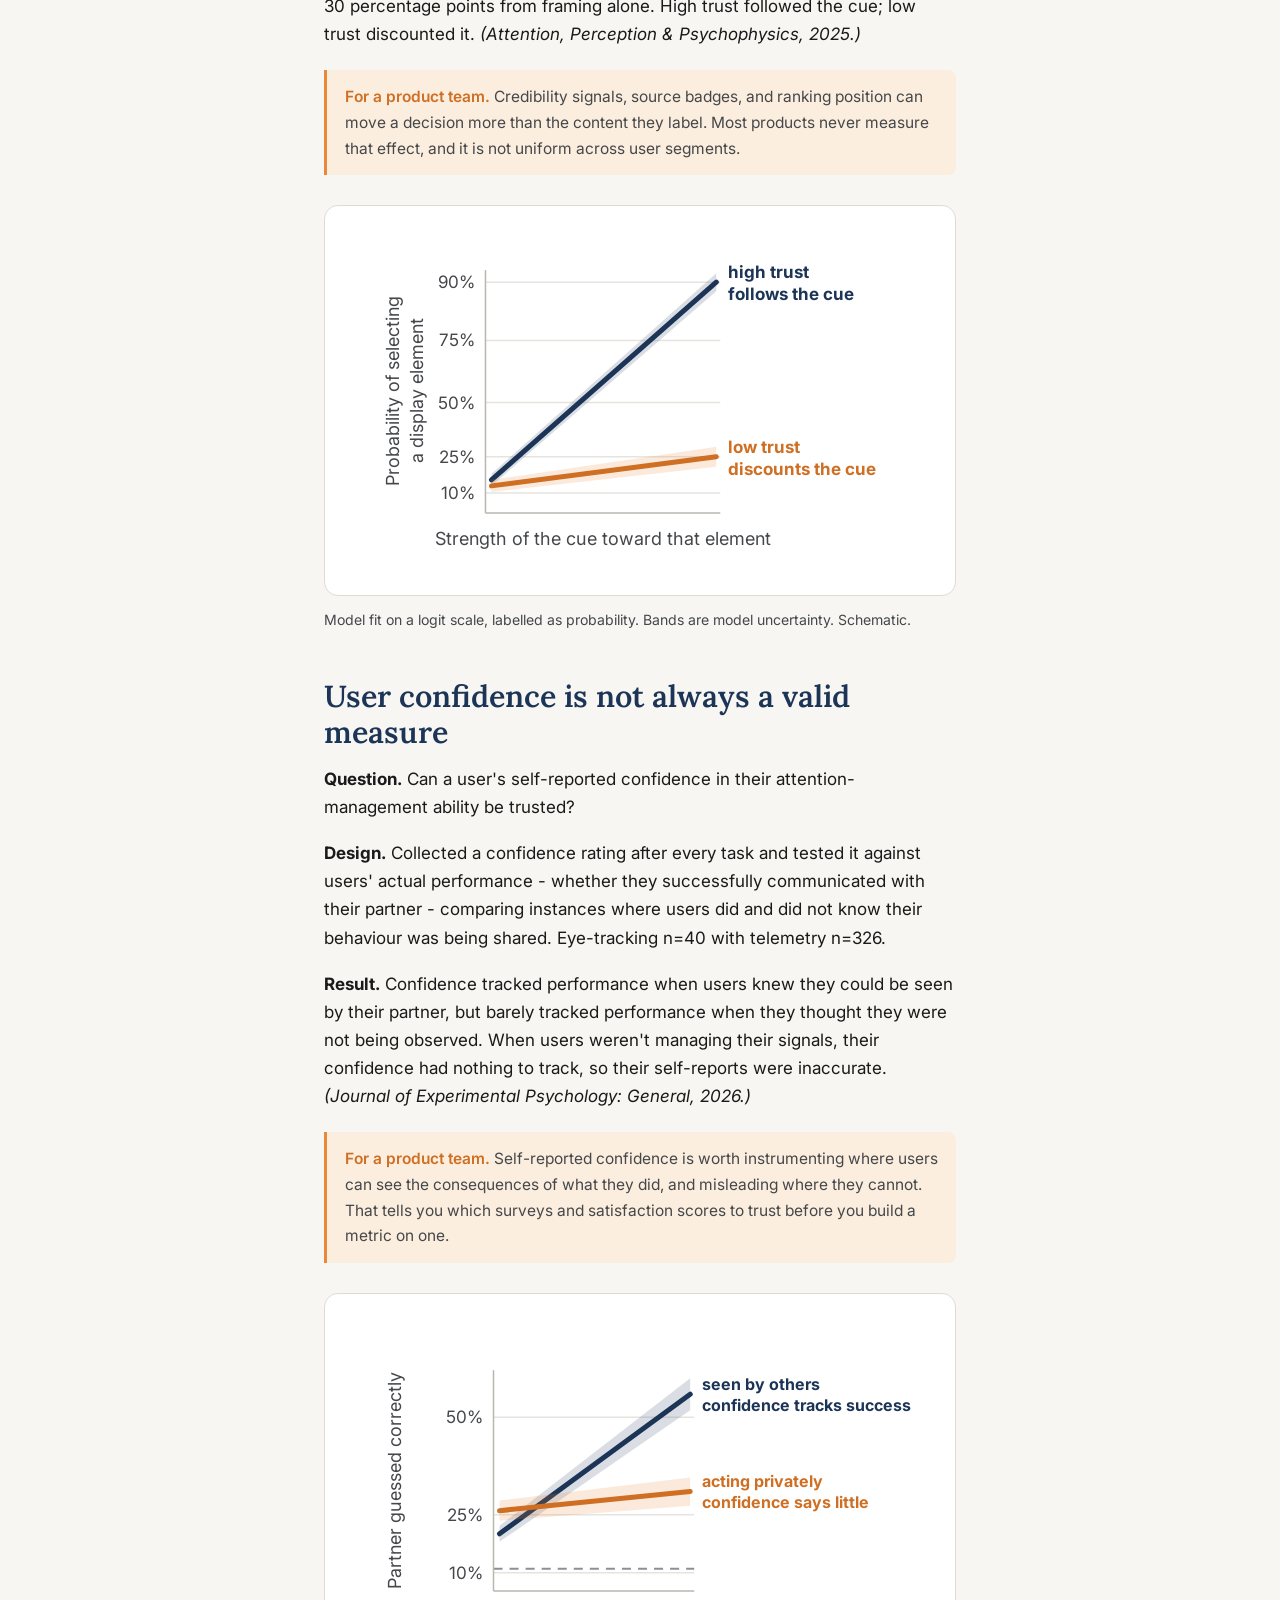
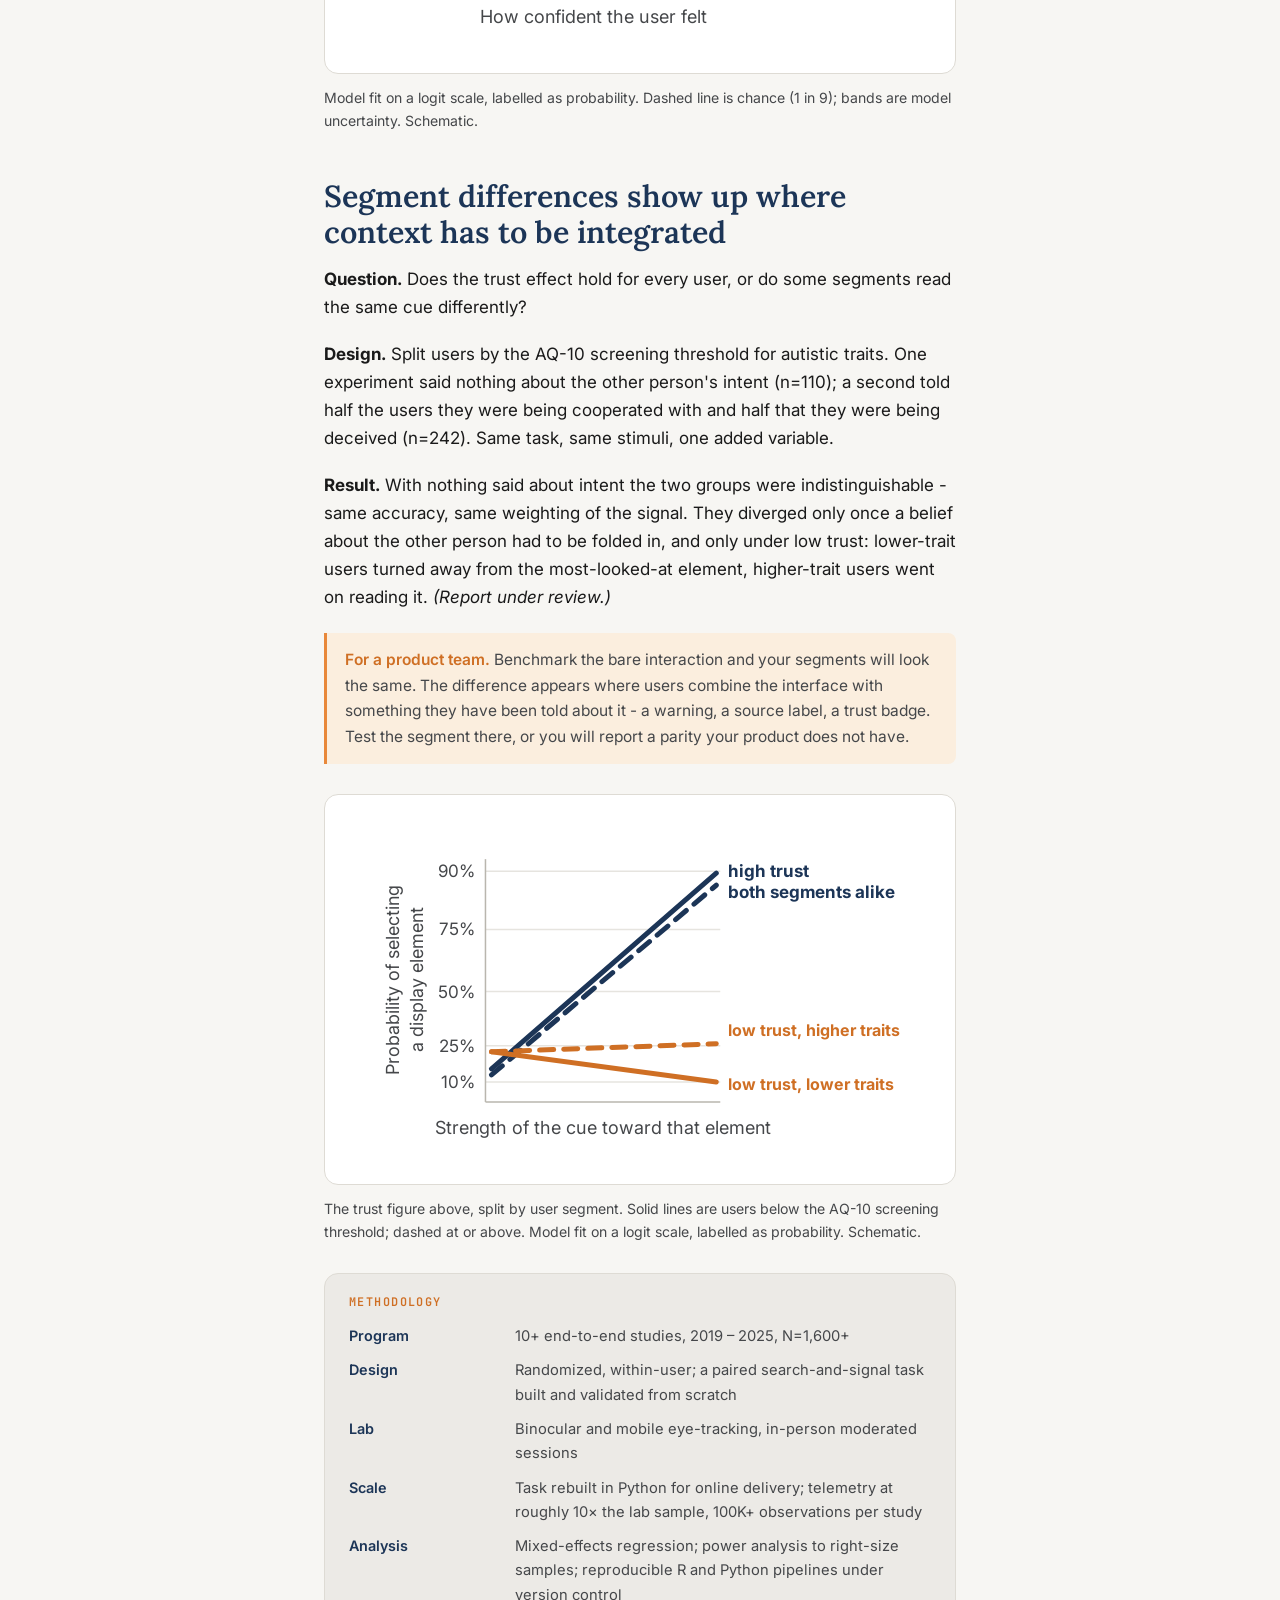
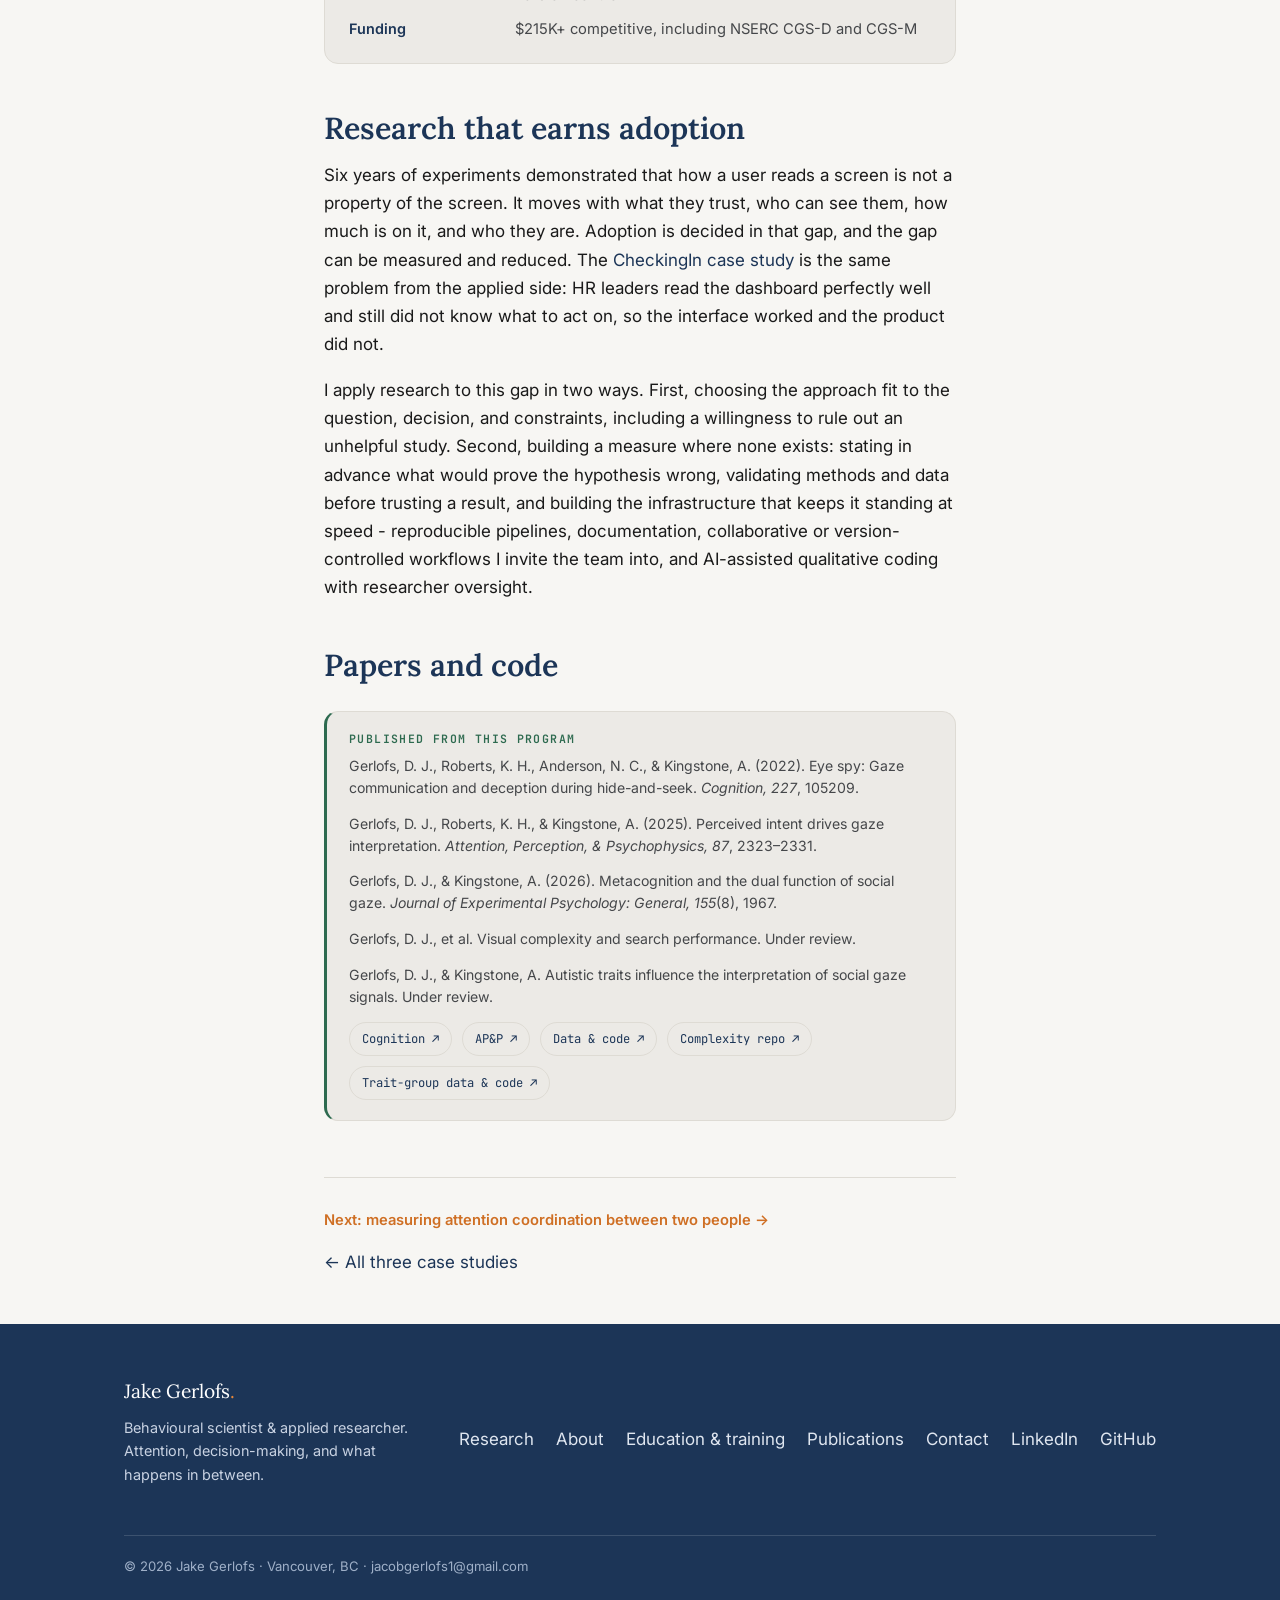
<file: study-ubc-program.html>
<!DOCTYPE html>
<html lang="en">
<head>
<meta charset="UTF-8">
<meta name="viewport" content="width=device-width, initial-scale=1.0">
<title>Experimental research program, UBC - Jake Gerlofs</title>
<meta name="description" content="A question with no established way to be measured: how people's attention and decisions change when they know someone else can see what they are doing. Six years, 10+ studies, N=1,600+. Published in Cognition, Attention Perception &amp; Psychophysics, and JEP: General.">
<link rel="preconnect" href="https://fonts.googleapis.com">
<link rel="preconnect" href="https://fonts.gstatic.com" crossorigin>
<link rel="stylesheet" href="styles.css">
</head>
<body>

<header class="nav">
  <div class="wrap nav__inner">
    <a class="brand" href="index.html">Jake Gerlofs<span>.</span></a>
    <button class="nav__toggle" aria-label="Menu" onclick="document.getElementById('nav').classList.toggle('open')">☰</button>
    <nav class="nav__links" id="nav">
      <a href="index.html#research" class="active">Research portfolio</a>
      <a href="index.html#about">About</a>
      <a href="index.html#education">Education &amp; training</a>
      <a href="index.html#contact">Contact</a>
    </nav>
  </div>
</header>

<section class="study-head">
  <div class="wrap read">
    <div class="badges"><span class="badge badge--pub">Peer-reviewed</span><span class="badge">Eye-tracking + online experiments</span><span class="badge">N=1,600+</span></div>
    <h1>How people's attention and decisions change when they know someone else can see what they are doing.</h1>
    <p class="lead">A question with no established way to be measured. I built the measure, then extended it in four directions: how much information is on screen, how beliefs about another person bias decisions, whether users can judge their own performance, and whether every user segment reads the same signal the same way.</p>
    <div class="meta-strip">
      <span><b>Role:</b>&nbsp;Mixed-methods UX Researcher</span>
      <span><b>Org:</b>&nbsp;Brain, Attention &amp; Reality Lab, UBC</span>
      <span><b>Span:</b>&nbsp;Sep 2019 – Aug 2025</span>
      <span><b>Methods:</b>&nbsp;Eye-tracking, online experiments, mixed-effects modelling</span>
      <span class="outcome"><b>Outcome:</b>&nbsp;A validated measure where none existed, and four findings on what moves user decisions</span>
    </div>
  </div>
</section>

<section class="section--tight" style="padding-top:0;">
  <div class="wrap read study-body">

    <h2>The question</h2>
    <p>People rarely use a product unobserved. Activity is visible to teammates, managers, whoever shares the document - and the moment someone knows they can be seen, their behaviour changes. That makes attention serve two functions: the eyes gather information, and they also give it away.</p>
    <p>No established method existed to measure how behaviour changes as we balance these functions, so I built one. I paired users. The first navigated a display and selected a target while their gaze was recorded, sometimes trying to help their partner find it, sometimes trying to hide it. The second then watched that gaze, navigated the same display, and guessed the choice. That gives two measures from one task: what the first user gave away while trying to do their own job, and how the second user read it.</p>
    <p>Each study below varies one part of that exchange. All were randomized, within-user, and modelled with mixed-effects regression. I rebuilt the lab protocols as browser-based studies on an open-source stack I taught myself - no tooling cost to the lab, and roughly ten times the lab sample - 100K+ observations per study.</p>

    <ul class="awards">
      <li><b>Three times the weekly data collection</b> once studies ran remotely and asynchronously.</li>
      <li><b>Sessions about 20% shorter</b>, sized from prior effect sizes with no loss of validity - which is what made running studies in parallel affordable.</li>
    </ul>

    <p>What follows is a sample of six years of self-managed research: 10+ studies, N=1,600+, and $215K in competitive funding, delivered on time and budget.</p>

    <figure class="figure figure--wide">
      <div class="figure-frame figure-frame--wide">
          <svg viewBox="0 16 1010 232" role="img" aria-labelledby="progTitle" style="width:100%;height:auto;display:block;">
          <title id="progTitle">Structure of the research program: a question with no existing way to measure it, the paired gaze task built from nothing, validated and published in Cognition in 2022, rebuilt in Python for online scale, then extended in four directions - display complexity, trust in the cue, self-reported confidence, and differences between users.</title>
          <line x1="26" y1="130" x2="600" y2="130" stroke="#b9b6ae" stroke-width="2.5"/>
          <line x1="95" y1="121" x2="95" y2="103" stroke="#c9c5bc" stroke-width="2"/>
          <circle cx="95" cy="130" r="9" fill="#1C3557"/>
          <text x="95" y="76" text-anchor="middle" font-family="Inter, sans-serif" font-size="17" font-weight="600" fill="#1C3557">No existing</text>
          <text x="95" y="97" text-anchor="middle" font-family="Inter, sans-serif" font-size="17" font-weight="600" fill="#1C3557">way to measure it</text>
          <line x1="245" y1="139" x2="245" y2="157" stroke="#c9c5bc" stroke-width="2"/>
          <circle cx="245" cy="130" r="9" fill="#E8883A"/>
          <text x="245" y="178" text-anchor="middle" font-family="Inter, sans-serif" font-size="17" font-weight="600" fill="#cf6f24">Paired gaze task</text>
          <text x="245" y="199" text-anchor="middle" font-family="Inter, sans-serif" font-size="17" font-weight="600" fill="#cf6f24">built from nothing</text>
          <line x1="395" y1="121" x2="395" y2="103" stroke="#c9c5bc" stroke-width="2"/>
          <circle cx="395" cy="130" r="9" fill="#1C3557"/>
          <text x="395" y="76" text-anchor="middle" font-family="Inter, sans-serif" font-size="17" font-weight="600" fill="#1C3557">Validated and published</text>
          <text x="395" y="97" text-anchor="middle" font-family="Inter, sans-serif" font-size="17" font-weight="400" fill="#45474a">(Cognition 2022)</text>
          <line x1="545" y1="139" x2="545" y2="157" stroke="#c9c5bc" stroke-width="2"/>
          <circle cx="545" cy="130" r="9" fill="#1C3557"/>
          <text x="545" y="178" text-anchor="middle" font-family="Inter, sans-serif" font-size="17" font-weight="600" fill="#1C3557">Rebuilt in Python</text>
          <text x="545" y="199" text-anchor="middle" font-family="Inter, sans-serif" font-size="17" font-weight="600" fill="#1C3557">for online scale</text>
          <path d="M600,130 C650,130 655,40 700,40" fill="none" stroke="#b9b6ae" stroke-width="2.5"/>
          <circle cx="705" cy="40" r="8" fill="#1C3557"/>
          <text x="723" y="36" text-anchor="start" font-family="Inter, sans-serif" font-size="17" font-weight="600" fill="#1C3557">Display complexity</text>
          <text x="723" y="57" text-anchor="start" font-family="Inter, sans-serif" font-size="17" font-weight="400" fill="#45474a">how much is on screen</text>
          <path d="M600,130 C650,130 655,100 700,100" fill="none" stroke="#b9b6ae" stroke-width="2.5"/>
          <circle cx="705" cy="100" r="8" fill="#1C3557"/>
          <text x="723" y="96" text-anchor="start" font-family="Inter, sans-serif" font-size="17" font-weight="600" fill="#1C3557">Trust in the cue</text>
          <text x="723" y="117" text-anchor="start" font-family="Inter, sans-serif" font-size="17" font-weight="400" fill="#45474a">beliefs about the other person</text>
          <path d="M600,130 C650,130 655,160 700,160" fill="none" stroke="#b9b6ae" stroke-width="2.5"/>
          <circle cx="705" cy="160" r="8" fill="#1C3557"/>
          <text x="723" y="156" text-anchor="start" font-family="Inter, sans-serif" font-size="17" font-weight="600" fill="#1C3557">Self-reported confidence</text>
          <text x="723" y="177" text-anchor="start" font-family="Inter, sans-serif" font-size="17" font-weight="400" fill="#45474a">can users judge themselves</text>
          <path d="M600,130 C650,130 655,220 700,220" fill="none" stroke="#b9b6ae" stroke-width="2.5"/>
          <circle cx="705" cy="220" r="8" fill="#1C3557"/>
          <text x="723" y="216" text-anchor="start" font-family="Inter, sans-serif" font-size="17" font-weight="600" fill="#1C3557">Differences between users</text>
          <text x="723" y="237" text-anchor="start" font-family="Inter, sans-serif" font-size="17" font-weight="400" fill="#45474a">who is reading the signal</text>
          </svg>
      </div>
      <figcaption>Structure of the research program: one measure built from nothing, then extended in four directions. <span class="fig-hint">Scroll sideways to see all of it.</span></figcaption>
    </figure>

    <h2>Display complexity degrades attention management</h2>
    <p><b>Question.</b> Can users balance their attentional signals in visually complex computer displays?</p>
    <p><b>Design.</b> Manipulated the display's visual complexity and the task's difficulty (display navigation while self-monitoring attention); tracked search accuracy and eye movements. n=42.</p>
    <p><b>Result.</b> Task success did not decay linearly but collapsed past a threshold. This forced users to make trade-offs between the quality of their decisions and the quality of their attentional signals. Modelling identified these thresholds and their consequences. <em>(Report under review.)</em></p>

    <p class="sowhat"><b>For a product team.</b> Density has a cliff, not a slope. Locating where it sits on your own surface turns "reduce clutter" from a heuristic into a criterion a design review can hold a decision to.</p>

    <figure class="figure">
      <div class="figure-frame">
        <svg viewBox="0 0 580 340" role="img" aria-labelledby="cxTitle" style="width:100%;height:auto;display:block;">
          <title id="cxTitle">Bar chart: search accuracy falls from 82% at low display complexity to 66% at moderate and 20% at high, against a chance floor of about 11%.</title>
          <line x1="104" y1="24" x2="540" y2="24" stroke="#e6e4df" stroke-width="1.5"></line>
          <line x1="104" y1="144" x2="540" y2="144" stroke="#e6e4df" stroke-width="1.5"></line>
          <text x="94" y="30" text-anchor="end" font-family="Inter, sans-serif" font-size="17" fill="#45474a">100%</text>
          <text x="94" y="150" text-anchor="end" font-family="Inter, sans-serif" font-size="17" fill="#45474a">50%</text>
          <text x="94" y="270" text-anchor="end" font-family="Inter, sans-serif" font-size="17" fill="#45474a">0%</text>
          <rect x="127" y="67" width="96" height="197" fill="#1C3557"></rect>
          <rect x="274" y="106" width="96" height="158" fill="#1C3557"></rect>
          <rect x="421" y="216" width="96" height="48" fill="#1C3557"></rect>
          <g stroke="#0f1f36" stroke-width="2.5" fill="none">
            <path d="M175,59 L175,75 M167,59 L183,59 M167,75 L183,75"></path>
            <path d="M322,94 L322,118 M314,94 L330,94 M314,118 L330,118"></path>
            <path d="M469,204 L469,228 M461,204 L477,204 M461,228 L477,228"></path>
          </g>
          <text x="175" y="46" text-anchor="middle" font-family="Lora, Georgia, serif" font-size="24" font-weight="700" fill="#1C3557">82%</text>
          <text x="322" y="81" text-anchor="middle" font-family="Lora, Georgia, serif" font-size="24" font-weight="700" fill="#1C3557">66%</text>
          <text x="469" y="191" text-anchor="middle" font-family="Lora, Georgia, serif" font-size="24" font-weight="700" fill="#E8883A">20%</text>
          <line x1="104" y1="237" x2="540" y2="237" stroke="#8a8f98" stroke-width="2" stroke-dasharray="9 7"></line>
          <text x="94" y="242" text-anchor="end" font-family="Inter, sans-serif" font-size="15" font-style="italic" fill="#45474a">chance</text>
          <line x1="104" y1="264" x2="540" y2="264" stroke="#b9b6ae" stroke-width="1.5"></line>
          <line x1="104" y1="24" x2="104" y2="264" stroke="#b9b6ae" stroke-width="1.5"></line>
          <text x="175" y="294" text-anchor="middle" font-family="Inter, sans-serif" font-size="18" fill="#1A1A1A">Low</text>
          <text x="322" y="294" text-anchor="middle" font-family="Inter, sans-serif" font-size="18" fill="#1A1A1A">Moderate</text>
          <text x="469" y="294" text-anchor="middle" font-family="Inter, sans-serif" font-size="18" fill="#1A1A1A">High</text>
          <text x="322" y="328" text-anchor="middle" font-family="Inter, sans-serif" font-size="18" fill="#45474a">Display complexity</text>
          <text x="34" y="144" text-anchor="middle" font-family="Inter, sans-serif" font-size="18" fill="#45474a" transform="rotate(-90 34 144)">Search accuracy</text>
        </svg>
      </div>
      <figcaption>Search accuracy by display complexity. Dashed line is chance (1 in 9); error bars are SE. Schematic.</figcaption>
    </figure>

    <h2>People act on trust more than truth</h2>
    <p><b>Question.</b> How much are user decisions biased by another person's attention, and does it depend on whether the user trusts that person?</p>
    <p><b>Design.</b> Modelled users' choices against the strength of another person's attention nudging them to a given choice. Then manipulated whether the user trusted the attentional nudges. n=157, replicated at n=360.</p>
    <p><b>Result.</b> User trust moved decisions more than the nudges themselves - about 30 percentage points from framing alone. High trust followed the cue; low trust discounted it. <em>(Attention, Perception &amp; Psychophysics, 2025.)</em></p>

    <p class="sowhat"><b>For a product team.</b> Credibility signals, source badges, and ranking position can move a decision more than the content they label. Most products never measure that effect, and it is not uniform across user segments.</p>

    <figure class="figure">
      <div class="figure-frame">
        <svg viewBox="0 0 580 340" role="img" aria-labelledby="trTitle" style="width:100%;height:auto;display:block;">
          <title id="trTitle">Line chart: as a cue toward an element strengthens, high-trust users rise from about 15% to 90% probability of selecting it, while low-trust users rise only from about 13% to 25%.</title>
          <line x1="136" y1="52" x2="370" y2="52" stroke="#e6e4df" stroke-width="1.5"></line>
          <line x1="136" y1="110" x2="370" y2="110" stroke="#e6e4df" stroke-width="1.5"></line>
          <line x1="136" y1="172" x2="370" y2="172" stroke="#e6e4df" stroke-width="1.5"></line>
          <line x1="136" y1="226" x2="370" y2="226" stroke="#e6e4df" stroke-width="1.5"></line>
          <line x1="136" y1="262" x2="370" y2="262" stroke="#e6e4df" stroke-width="1.5"></line>
          <text x="126" y="58" text-anchor="end" font-family="Inter, sans-serif" font-size="17" fill="#45474a">90%</text>
          <text x="126" y="116" text-anchor="end" font-family="Inter, sans-serif" font-size="17" fill="#45474a">75%</text>
          <text x="126" y="178" text-anchor="end" font-family="Inter, sans-serif" font-size="17" fill="#45474a">50%</text>
          <text x="126" y="232" text-anchor="end" font-family="Inter, sans-serif" font-size="17" fill="#45474a">25%</text>
          <text x="126" y="268" text-anchor="end" font-family="Inter, sans-serif" font-size="17" fill="#45474a">10%</text>
          <path d="M142,243 L366,43 L366,61 L142,255 Z" fill="#1C3557" opacity="0.16"></path>
          <path d="M142,249 L366,52" stroke="#1C3557" stroke-width="5" fill="none" stroke-linecap="round"></path>
          <path d="M142,249 L366,216 L366,236 L142,261 Z" fill="#E8883A" opacity="0.18"></path>
          <path d="M142,255 L366,226" stroke="#cf6f24" stroke-width="5" fill="none" stroke-linecap="round"></path>
          <text x="378" y="48" font-family="Inter, sans-serif" font-size="17" font-weight="700" fill="#1C3557">high trust</text>
          <text x="378" y="70" font-family="Inter, sans-serif" font-size="17" font-weight="700" fill="#1C3557">follows the cue</text>
          <text x="378" y="222" font-family="Inter, sans-serif" font-size="17" font-weight="700" fill="#cf6f24">low trust</text>
          <text x="378" y="244" font-family="Inter, sans-serif" font-size="17" font-weight="700" fill="#cf6f24">discounts the cue</text>
          <line x1="136" y1="40" x2="136" y2="282" stroke="#b9b6ae" stroke-width="1.5"></line>
          <line x1="136" y1="282" x2="370" y2="282" stroke="#b9b6ae" stroke-width="1.5"></line>
          <text x="253" y="314" text-anchor="middle" font-family="Inter, sans-serif" font-size="18" fill="#45474a">Strength of the cue toward that element</text>
          <text x="50" y="160" text-anchor="middle" font-family="Inter, sans-serif" font-size="18" fill="#45474a" transform="rotate(-90 50 160)">Probability of selecting</text>
          <text x="74" y="160" text-anchor="middle" font-family="Inter, sans-serif" font-size="18" fill="#45474a" transform="rotate(-90 74 160)">a display element</text>
        </svg>
      </div>
      <figcaption>Model fit on a logit scale, labelled as probability. Bands are model uncertainty. Schematic.</figcaption>
    </figure>

    <h2>User confidence is not always a valid measure</h2>
    <p><b>Question.</b> Can a user's self-reported confidence in their attention-management ability be trusted?</p>
    <p><b>Design.</b> Collected a confidence rating after every task and tested it against users' actual performance - whether they successfully communicated with their partner - comparing instances where users did and did not know their behaviour was being shared. Eye-tracking n=40 with telemetry n=326.</p>
    <p><b>Result.</b> Confidence tracked performance when users knew they could be seen by their partner, but barely tracked performance when they thought they were not being observed. When users weren't managing their signals, their confidence had nothing to track, so their self-reports were inaccurate. <em>(Journal of Experimental Psychology: General, 2026.)</em></p>

    <p class="sowhat"><b>For a product team.</b> Self-reported confidence is worth instrumenting where users can see the consequences of what they did, and misleading where they cannot. That tells you which surveys and satisfaction scores to trust before you build a metric on one.</p>

    <figure class="figure">
      <div class="figure-frame">
        <svg viewBox="0 0 580 330" role="img" aria-labelledby="cfTitle" style="width:100%;height:auto;display:block;">
          <title id="cfTitle">Line chart: when users knew they could be seen, higher self-reported confidence predicted that their partner guessed correctly, rising from about 20% to 56%. When users thought they were acting privately, confidence barely predicted performance, rising only from about 26% to 31%.</title>
          <line x1="144" y1="99" x2="344" y2="99" stroke="#e6e4df" stroke-width="1.5"></line>
          <line x1="144" y1="196" x2="344" y2="196" stroke="#e6e4df" stroke-width="1.5"></line>
          <line x1="144" y1="254" x2="344" y2="254" stroke="#e6e4df" stroke-width="1.5"></line>
          <text x="134" y="105" text-anchor="end" font-family="Inter, sans-serif" font-size="17" fill="#45474a">50%</text>
          <text x="134" y="202" text-anchor="end" font-family="Inter, sans-serif" font-size="17" fill="#45474a">25%</text>
          <text x="134" y="260" text-anchor="end" font-family="Inter, sans-serif" font-size="17" fill="#45474a">10%</text>
          <path d="M150,207 L340,60 L340,92 L150,223 Z" fill="#1C3557" opacity="0.16"></path>
          <path d="M150,215 L340,76" stroke="#1C3557" stroke-width="5" fill="none" stroke-linecap="round"></path>
          <path d="M150,182 L340,159 L340,187 L150,202 Z" fill="#E8883A" opacity="0.18"></path>
          <path d="M150,192 L340,173" stroke="#cf6f24" stroke-width="5" fill="none" stroke-linecap="round"></path>
          <text x="352" y="72" font-family="Inter, sans-serif" font-size="16" font-weight="700" fill="#1C3557">seen by others</text>
          <text x="352" y="93" font-family="Inter, sans-serif" font-size="16" font-weight="700" fill="#1C3557">confidence tracks success</text>
          <text x="352" y="168" font-family="Inter, sans-serif" font-size="16" font-weight="700" fill="#cf6f24">acting privately</text>
          <text x="352" y="189" font-family="Inter, sans-serif" font-size="16" font-weight="700" fill="#cf6f24">confidence says little</text>
          <line x1="144" y1="250" x2="344" y2="250" stroke="#8a8f98" stroke-width="2" stroke-dasharray="9 7"></line>
          <line x1="144" y1="52" x2="144" y2="272" stroke="#b9b6ae" stroke-width="1.5"></line>
          <line x1="144" y1="272" x2="344" y2="272" stroke="#b9b6ae" stroke-width="1.5"></line>
          <text x="244" y="304" text-anchor="middle" font-family="Inter, sans-serif" font-size="18" fill="#45474a">How confident the user felt</text>
          <text x="52" y="162" text-anchor="middle" font-family="Inter, sans-serif" font-size="18" fill="#45474a" transform="rotate(-90 52 162)">Partner guessed correctly</text>
        </svg>
      </div>
      <figcaption>Model fit on a logit scale, labelled as probability. Dashed line is chance (1 in 9); bands are model uncertainty. Schematic.</figcaption>
    </figure>

    <h2>Segment differences show up where context has to be integrated</h2>
    <p><b>Question.</b> Does the trust effect hold for every user, or do some segments read the same cue differently?</p>
    <p><b>Design.</b> Split users by the AQ-10 screening threshold for autistic traits. One experiment said nothing about the other person's intent (n=110); a second told half the users they were being cooperated with and half that they were being deceived (n=242). Same task, same stimuli, one added variable.</p>
    <p><b>Result.</b> With nothing said about intent the two groups were indistinguishable - same accuracy, same weighting of the signal. They diverged only once a belief about the other person had to be folded in, and only under low trust: lower-trait users turned away from the most-looked-at element, higher-trait users went on reading it. <em>(Report under review.)</em></p>

    <p class="sowhat"><b>For a product team.</b> Benchmark the bare interaction and your segments will look the same. The difference appears where users combine the interface with something they have been told about it - a warning, a source label, a trust badge. Test the segment there, or you will report a parity your product does not have.</p>

    <figure class="figure">
      <div class="figure-frame">
        <svg viewBox="0 0 580 340" role="img" aria-labelledby="sgTitle" style="width:100%;height:auto;display:block;">
          <title id="sgTitle">Line chart on the same axes as the trust figure. Under high trust, users with higher and with lower autistic-trait scores both follow the cue and their lines sit on top of each other. Under low trust the two segments separate: users with lower trait scores turn away from the most-looked-at element, while users with higher trait scores stay roughly flat.</title>
          <line x1="136" y1="52" x2="370" y2="52" stroke="#e6e4df" stroke-width="1.5"></line>
          <line x1="136" y1="110" x2="370" y2="110" stroke="#e6e4df" stroke-width="1.5"></line>
          <line x1="136" y1="172" x2="370" y2="172" stroke="#e6e4df" stroke-width="1.5"></line>
          <line x1="136" y1="226" x2="370" y2="226" stroke="#e6e4df" stroke-width="1.5"></line>
          <line x1="136" y1="262" x2="370" y2="262" stroke="#e6e4df" stroke-width="1.5"></line>
          <text x="126" y="58" text-anchor="end" font-family="Inter, sans-serif" font-size="17" fill="#45474a">90%</text>
          <text x="126" y="116" text-anchor="end" font-family="Inter, sans-serif" font-size="17" fill="#45474a">75%</text>
          <text x="126" y="178" text-anchor="end" font-family="Inter, sans-serif" font-size="17" fill="#45474a">50%</text>
          <text x="126" y="232" text-anchor="end" font-family="Inter, sans-serif" font-size="17" fill="#45474a">25%</text>
          <text x="126" y="268" text-anchor="end" font-family="Inter, sans-serif" font-size="17" fill="#45474a">10%</text>
          <path d="M142,255 L366,66" stroke="#1C3557" stroke-width="5" fill="none" stroke-linecap="round" stroke-dasharray="14 10"></path>
          <path d="M142,249 L366,54" stroke="#1C3557" stroke-width="5" fill="none" stroke-linecap="round"></path>
          <path d="M142,232 L366,224" stroke="#cf6f24" stroke-width="5" fill="none" stroke-linecap="round" stroke-dasharray="14 10"></path>
          <path d="M142,232 L366,262" stroke="#cf6f24" stroke-width="5" fill="none" stroke-linecap="round"></path>
          <text x="378" y="58" font-family="Inter, sans-serif" font-size="17" font-weight="700" fill="#1C3557">high trust</text>
          <text x="378" y="79" font-family="Inter, sans-serif" font-size="17" font-weight="700" fill="#1C3557">both segments alike</text>
          <text x="378" y="216" font-family="Inter, sans-serif" font-size="16" font-weight="700" fill="#cf6f24">low trust, higher traits</text>
          <text x="378" y="270" font-family="Inter, sans-serif" font-size="16" font-weight="700" fill="#cf6f24">low trust, lower traits</text>
          <line x1="136" y1="40" x2="136" y2="282" stroke="#b9b6ae" stroke-width="1.5"></line>
          <line x1="136" y1="282" x2="370" y2="282" stroke="#b9b6ae" stroke-width="1.5"></line>
          <text x="253" y="314" text-anchor="middle" font-family="Inter, sans-serif" font-size="18" fill="#45474a">Strength of the cue toward that element</text>
          <text x="50" y="160" text-anchor="middle" font-family="Inter, sans-serif" font-size="18" fill="#45474a" transform="rotate(-90 50 160)">Probability of selecting</text>
          <text x="74" y="160" text-anchor="middle" font-family="Inter, sans-serif" font-size="18" fill="#45474a" transform="rotate(-90 74 160)">a display element</text>
        </svg>
      </div>
      <figcaption>The trust figure above, split by user segment. Solid lines are users below the AQ-10 screening threshold; dashed at or above. Model fit on a logit scale, labelled as probability. Schematic.</figcaption>
    </figure>

    <div class="method-card">
      <h4>Methodology</h4>
      <dl>
        <dt>Program</dt><dd>10+ end-to-end studies, 2019 – 2025, N=1,600+</dd>
        <dt>Design</dt><dd>Randomized, within-user; a paired search-and-signal task built and validated from scratch</dd>
        <dt>Lab</dt><dd>Binocular and mobile eye-tracking, in-person moderated sessions</dd>
        <dt>Scale</dt><dd>Task rebuilt in Python for online delivery; telemetry at roughly 10× the lab sample, 100K+ observations per study</dd>
        <dt>Analysis</dt><dd>Mixed-effects regression; power analysis to right-size samples; reproducible R and Python pipelines under version control</dd>
        <dt>Funding</dt><dd>$215K+ competitive, including NSERC CGS-D and CGS-M</dd>
      </dl>
    </div>

    <h2>Research that earns adoption</h2>
    <p>Six years of experiments demonstrated that how a user reads a screen is not a property of the screen. It moves with what they trust, who can see them, how much is on it, and who they are. Adoption is decided in that gap, and the gap can be measured and reduced. The <a href="study-checkingin.html">CheckingIn case study</a> is the same problem from the applied side: HR leaders read the dashboard perfectly well and still did not know what to act on, so the interface worked and the product did not.</p>
    <p>I apply research to this gap in two ways. First, choosing the approach fit to the question, decision, and constraints, including a willingness to rule out an unhelpful study. Second, building a measure where none exists: stating in advance what would prove the hypothesis wrong, validating methods and data before trusting a result, and building the infrastructure that keeps it standing at speed - reproducible pipelines, documentation, collaborative or version-controlled workflows I invite the team into, and AI-assisted qualitative coding with researcher oversight.</p>

    <h2>Papers and code</h2>
    <div class="paper-ref">
      <h4>Published from this program</h4>
      <p class="paper-ref__apa">Gerlofs, D. J., Roberts, K. H., Anderson, N. C., &amp; Kingstone, A. (2022). Eye spy: Gaze communication and deception during hide-and-seek. <em>Cognition, 227</em>, 105209.</p>
      <p class="paper-ref__apa">Gerlofs, D. J., Roberts, K. H., &amp; Kingstone, A. (2025). Perceived intent drives gaze interpretation. <em>Attention, Perception, &amp; Psychophysics, 87</em>, 2323–2331.</p>
      <p class="paper-ref__apa">Gerlofs, D. J., &amp; Kingstone, A. (2026). Metacognition and the dual function of social gaze. <em>Journal of Experimental Psychology: General, 155</em>(8), 1967.</p>
      <p class="paper-ref__apa">Gerlofs, D. J., et al. Visual complexity and search performance. Under review.</p>
      <p class="paper-ref__apa">Gerlofs, D. J., &amp; Kingstone, A. Autistic traits influence the interpretation of social gaze signals. Under review.</p>
      <div class="paper-ref__links">
        <a class="chip" href="https://doi.org/10.1016/j.cognition.2022.105209">Cognition ↗</a>
        <a class="chip" href="https://doi.org/10.3758/s13414-025-03149-9">AP&amp;P ↗</a>
        <a class="chip" href="https://github.com/jacobgerlofs/Hide_and_Seek_Project">Data &amp; code ↗</a>
        <a class="chip" href="https://github.com/jacobgerlofs/h_s_complex_displays">Complexity repo ↗</a>
        <a class="chip" href="https://doi.org/10.17605/OSF.IO/JHCPZ">Trait-group data &amp; code ↗</a>
      </div>
    </div>

    <div class="study-foot">
      <a class="card__more" href="study-research-craft.html">Next: measuring attention coordination between two people →</a>
      <a href="index.html#research">← All three case studies</a>
    </div>
  </div>
</section>

<footer class="footer">
  <div class="wrap">
    <div class="footer__grid">
      <div><div class="footer__brand">Jake Gerlofs<span>.</span></div>
        <p class="footer__tag">Behavioural scientist &amp; applied researcher. Attention, decision-making, and what happens in between.</p></div>
      <div class="footer__links">
        <a href="index.html#research">Research</a>
        <a href="index.html#about">About</a>
        <a href="index.html#education">Education &amp; training</a>
        <a href="publications.html">Publications</a>
        <a href="index.html#contact">Contact</a>
        <a href="https://linkedin.com/in/jgerlofs">LinkedIn</a>
        <a href="https://github.com/jacobgerlofs">GitHub</a>
      </div>
    </div>
    <div class="footer__fine">© 2026 Jake Gerlofs · Vancouver, BC · jacobgerlofs1@gmail.com</div>
  </div>
</footer>

</body>
</html>
</file>
<file: styles.css>
/* ============================================================
   Jake Gerlofs — Portfolio
   Design system per Web Portfolio Spec, Section 5
   Palette: slate #1C3557 / amber #E8883A / green #2D6A4F
   Type: Lora (display) + Inter (body) + JetBrains Mono (labels)
   ============================================================ */

@import url('https://fonts.googleapis.com/css2?family=Lora:ital,wght@0,400..700;1,400..600&family=Inter:wght@400;500;600;700&family=JetBrains+Mono:wght@400;500&display=swap');

:root {
  --slate: #1C3557;
  --slate-90: #24406a;
  --amber: #E8883A;
  --amber-dark: #cf6f24;
  --ink: #1A1A1A;
  --ink-soft: #45474a;
  --bg: #F7F6F3;
  --surface: #ECEAE6;
  --surface-2: #ffffff;
  --line: #dedbd4;
  --green: #2D6A4F;
  --green-soft: #e4efe9;

  --serif: 'Lora', Georgia, 'Times New Roman', serif;
  --sans: 'Inter', -apple-system, BlinkMacSystemFont, 'Segoe UI', sans-serif;
  --mono: 'JetBrains Mono', ui-monospace, 'SF Mono', Menlo, monospace;

  --wrap: 1080px;
  --read: 680px;
  --radius: 14px;
  --radius-sm: 8px;
  --shadow: 0 1px 2px rgba(28,53,87,.06), 0 12px 32px -12px rgba(28,53,87,.18);
  --shadow-hover: 0 2px 4px rgba(28,53,87,.08), 0 22px 48px -16px rgba(28,53,87,.28);
}

/* ---------- Reset / base ---------- */
* { box-sizing: border-box; }
html { scroll-behavior: smooth; -webkit-text-size-adjust: 100%; }
body {
  margin: 0;
  font-family: var(--sans);
  font-size: 17px;
  line-height: 1.65;
  color: var(--ink);
  background: var(--bg);
  -webkit-font-smoothing: antialiased;
  text-rendering: optimizeLegibility;
}
img, svg { max-width: 100%; display: block; }
a { color: var(--slate); text-decoration: none; }
a:hover { color: var(--amber-dark); }
h1, h2, h3, h4 { font-family: var(--serif); color: var(--slate); line-height: 1.18; margin: 0 0 .5em; font-weight: 600; }
h1 { font-size: clamp(2.1rem, 5vw, 3rem); letter-spacing: -.01em; }
h2 { font-size: clamp(1.5rem, 3vw, 1.9rem); }
h3 { font-size: 1.22rem; }
p { margin: 0 0 1.1em; }
strong { font-weight: 600; }

/* ---------- Layout ---------- */
.wrap { max-width: var(--wrap); margin: 0 auto; padding: 0 24px; }
.read { max-width: var(--read); }
.section { padding: 72px 0; }
.section--tight { padding: 48px 0; }
.bg-surface { background: var(--surface); }
.bg-slate { background: var(--slate); color: #eef1f6; }
.bg-slate h1, .bg-slate h2, .bg-slate h3 { color: #fff; }
.center { text-align: center; }
.eyebrow {
  font-family: var(--mono); font-size: .72rem; letter-spacing: .12em;
  text-transform: uppercase; color: var(--amber-dark); margin: 0 0 14px; font-weight: 500;
}
.lead { font-size: 1.18rem; color: var(--ink-soft); }

/* ---------- Nav ---------- */
.nav {
  position: sticky; top: 0; z-index: 50;
  background: rgba(247,246,243,.86);
  backdrop-filter: saturate(140%) blur(10px);
  border-bottom: 1px solid var(--line);
}
.nav__inner { display: flex; align-items: center; justify-content: space-between; height: 64px; }
.brand { font-family: var(--serif); font-weight: 600; font-size: 1.12rem; color: var(--slate); letter-spacing: -.01em; }
.brand span { color: var(--amber); }
.nav__links { display: flex; gap: 26px; align-items: center; }
.nav__links a { font-size: .93rem; font-weight: 500; color: var(--ink-soft); }
.nav__links a:hover, .nav__links a.active { color: var(--slate); }
.nav__links a.active { border-bottom: 2px solid var(--amber); padding-bottom: 2px; }
.nav__toggle { display: none; background: none; border: 0; cursor: pointer; font-size: 1.5rem; color: var(--slate); }

/* ---------- Buttons ---------- */
.btn {
  display: inline-flex; align-items: center; gap: 8px;
  font-family: var(--sans); font-weight: 600; font-size: .95rem;
  padding: 12px 22px; border-radius: 999px; border: 1.5px solid transparent;
  cursor: pointer; transition: transform .12s ease, box-shadow .15s ease, background .15s ease;
}
.btn--primary { background: var(--amber); color: #fff; }
.btn--primary:hover { background: var(--amber-dark); color: #fff; transform: translateY(-1px); }
.btn--slate { background: var(--slate); color: #fff; }
.btn--slate:hover { background: var(--slate-90); color: #fff; transform: translateY(-1px); }
.btn--ghost { background: transparent; color: var(--slate); border-color: var(--line); }
.btn--ghost:hover { border-color: var(--slate); color: var(--slate); }
.btn-row { display: flex; gap: 14px; flex-wrap: wrap; }

/* ---------- Hero ---------- */
.hero { padding: 96px 0 84px; }
.hero h1 { max-width: 16ch; }
.hero .lead { max-width: 54ch; margin-bottom: 28px; }
.hero-grid { display: grid; grid-template-columns: 1.1fr .9fr; gap: 48px; align-items: center; }
.hero-photo-wrap { display: flex; justify-content: center; }
.hero-photo { width: 300px; max-width: 80%; aspect-ratio: 4 / 5; object-fit: cover; border-radius: 16px; border: 6px solid #fff; box-shadow: 0 2px 4px rgba(28,53,87,.08), 0 20px 46px -16px rgba(28,53,87,.32); display: block; }
.skills-2 { display: grid; grid-template-columns: repeat(2, 1fr); gap: 26px 34px; }
@media (max-width: 860px) { .skills-2 { grid-template-columns: 1fr; } .hero-photo { width: 240px; } }

/* ---------- About: text + photo collage ---------- */
.about-grid { display: grid; grid-template-columns: minmax(0, 1fr) auto; gap: 44px; align-items: start; }
.about-copy { max-width: var(--read); }
.about-photos { position: relative; padding-top: 34px; display: flex; flex-direction: column; align-items: flex-start; }
.about-photo {
  width: 208px; height: 208px; object-fit: cover; display: block;
  border: 6px solid #fff; border-radius: 10px;
  box-shadow: 0 2px 4px rgba(28,53,87,.08), 0 18px 40px -16px rgba(28,53,87,.34);
}
.about-photo--a { transform: rotate(-4deg); }
.about-photo--b { transform: rotate(3.5deg); margin-top: -52px; margin-left: 96px; position: relative; z-index: 2; }
.about-photo--c { transform: rotate(-2.5deg); margin-top: -48px; margin-left: 26px; position: relative; z-index: 3; }
.about-photo--d { height: 273px; transform: rotate(2.5deg); margin-top: -48px; margin-left: 78px; position: relative; z-index: 4; }
@media (max-width: 980px) {
  .about-grid { grid-template-columns: 1fr; gap: 8px; }
  .about-photos { padding-top: 6px; padding-bottom: 26px; align-items: center; }
  .about-photo--b { margin-left: 84px; }
  .about-photo--c { margin-left: 0; }
  .about-photo--d { margin-left: 64px; }
}

/* ---------- Stats bar ---------- */
.stats { display: grid; grid-template-columns: repeat(4, 1fr); gap: 20px; }
.stat { text-align: center; padding: 8px; }
.stat__num { font-family: var(--serif); font-size: clamp(1.9rem, 4vw, 2.6rem); font-weight: 700; color: var(--slate); line-height: 1; }
.stat__num em { font-style: normal; color: var(--amber); }
.stat__label { font-size: .82rem; color: var(--ink-soft); margin-top: 8px; letter-spacing: .01em; }

/* ---------- Cards ---------- */
.grid { display: grid; gap: 22px; }
.grid-3 { grid-template-columns: repeat(3, 1fr); }
.grid-2 { grid-template-columns: repeat(2, 1fr); }
.card {
  background: var(--surface-2); border: 1px solid var(--line); border-radius: var(--radius);
  padding: 26px; box-shadow: var(--shadow); transition: transform .14s ease, box-shadow .18s ease;
  display: flex; flex-direction: column;
}
a.card { color: inherit; }
.card:hover { transform: translateY(-3px); box-shadow: var(--shadow-hover); }
.card__kicker { font-family: var(--mono); font-size: .7rem; text-transform: uppercase; letter-spacing: .1em; color: var(--ink-soft); margin-bottom: 10px; }
.card h3 { font-size: 1.16rem; margin-bottom: 8px; }
.card__hook { color: var(--ink-soft); font-size: .98rem; margin-bottom: 16px; flex: 1; }
.card__more { font-weight: 600; color: var(--amber-dark); font-size: .92rem; margin-top: auto; }
.card:hover .card__more { color: var(--amber-dark); }

/* ---------- Badges ---------- */
.badges { display: flex; flex-wrap: wrap; gap: 8px; margin-bottom: 14px; }
.badge {
  font-family: var(--mono); font-size: .72rem; letter-spacing: .02em;
  padding: 4px 10px; border-radius: 999px; background: var(--surface); color: var(--ink-soft); border: 1px solid var(--line);
}
.badge--pub { background: var(--green-soft); color: var(--green); border-color: #cfe3d8; font-weight: 500; }
.badge--applied { background: #fbeede; color: var(--amber-dark); border-color: #f2d6b3; }
.badge--slate { background: #e7ecf4; color: var(--slate); border-color: #d4ddec; }

/* ---------- Lead stat / pull ---------- */
.leadstat {
  border-left: 4px solid var(--amber); padding: 6px 0 6px 22px; margin: 30px 0;
}
.leadstat__big { font-family: var(--serif); font-size: clamp(1.6rem, 3.6vw, 2.3rem); font-weight: 700; color: var(--slate); line-height: 1.15; }
.leadstat__big em { font-style: normal; color: var(--amber); }
.leadstat__cap { color: var(--ink-soft); font-size: .95rem; margin-top: 6px; }

.pullquote {
  font-family: var(--serif); font-size: 1.35rem; font-style: italic; color: var(--slate);
  border-left: 4px solid var(--surface); padding-left: 22px; margin: 28px 0;
}

/* ---------- Methodology card ---------- */
.method-card {
  background: var(--surface); border: 1px solid var(--line); border-radius: var(--radius);
  padding: 22px 24px; margin: 28px 0;
}
.method-card h4 { font-family: var(--mono); font-size: .74rem; text-transform: uppercase; letter-spacing: .12em; color: var(--amber-dark); margin: 0 0 14px; }
.method-card dl { display: grid; grid-template-columns: 150px 1fr; gap: 10px 16px; margin: 0; }
.method-card dt { font-weight: 600; color: var(--slate); font-size: .9rem; }
.method-card dd { margin: 0; color: var(--ink-soft); font-size: .92rem; }

/* ---------- Case study body ---------- */
.study-head { padding: 72px 0 40px; }
.meta-strip { display: flex; flex-wrap: wrap; gap: 8px 18px; font-size: .86rem; color: var(--ink-soft); margin-top: 18px; }
.meta-strip span { display: inline-flex; gap: 6px; }
.meta-strip b { color: var(--slate); font-weight: 600; }
.meta-strip .outcome { display: block; flex-basis: 100%; margin-top: 2px; color: var(--amber-dark); font-weight: 600; }
.meta-strip .outcome b { color: var(--amber-dark); }

/* ---------- Per-finding product translation ---------- */
.sowhat {
  border-left: 3px solid var(--amber); background: #fbeede;
  border-radius: 0 var(--radius-sm) var(--radius-sm) 0;
  padding: 14px 18px; margin: 22px 0 0; font-size: .97rem; color: var(--ink-soft);
}
.sowhat b { color: var(--amber-dark); font-weight: 600; }
.study-body h2 { margin-top: 46px; }
.study-body h2:first-child { margin-top: 0; }

/* ---------- Figure ---------- */
.figure { margin: 30px 0; }
.figure figcaption { font-size: .88rem; color: var(--ink-soft); margin-top: 12px; }
.figure figcaption b { color: var(--slate); }
.figure-frame { background: var(--surface-2); border: 1px solid var(--line); border-radius: var(--radius); padding: 24px; }

/* ---------- Research table ---------- */
.table-wrap { overflow-x: auto; -webkit-overflow-scrolling: touch; margin: 26px 0; }
.table-wrap .rtable { margin: 0; min-width: 460px; }
.rtable { width: 100%; border-collapse: collapse; margin: 26px 0; font-size: .93rem; }
.rtable thead th {
  font-family: var(--mono); font-size: .68rem; text-transform: uppercase; letter-spacing: .08em;
  color: var(--amber-dark); text-align: left; padding: 0 14px 10px; border-bottom: 2px solid var(--line); font-weight: 500;
}
.rtable td { padding: 14px; border-bottom: 1px solid var(--line); vertical-align: top; color: var(--ink-soft); }
.rtable td:first-child { color: var(--slate); font-weight: 600; width: 34%; }
.rtable tbody tr:last-child td { border-bottom: 0; }
.rtable tr.key td { background: #fbeede; }
.rtable tr.key td:last-child { color: var(--amber-dark); font-weight: 600; }

/* ---------- Paper / citation block ---------- */
.paper-ref { background: var(--surface); border: 1px solid var(--line); border-left: 3px solid var(--green); border-radius: var(--radius); padding: 20px 22px; margin: 28px 0; }
.paper-ref h4 { font-family: var(--mono); font-size: .72rem; text-transform: uppercase; letter-spacing: .12em; color: var(--green); margin: 0 0 10px; }
.paper-ref__title { font-weight: 600; color: var(--slate); font-size: 1rem; line-height: 1.4; }
.paper-ref__apa { font-size: .88rem; color: var(--ink-soft); margin: 10px 0 14px; line-height: 1.55; }
.paper-ref__links { display: flex; gap: 10px; flex-wrap: wrap; align-items: center; }
.paper-ref__copy { font-family: var(--mono); font-size: .76rem; color: var(--slate); background: var(--surface); border: 1px solid var(--line); border-radius: 999px; padding: 6px 12px; cursor: pointer; }
.paper-ref__copy:hover { border-color: var(--slate); }
.paper-ref__note { font-size: .85rem; color: var(--ink-soft); margin-top: 12px; }

/* ---------- Publications ---------- */
.pub-grid { display: grid; grid-template-columns: repeat(2, 1fr); gap: 18px; align-items: stretch; }
.pub-grid .pub { margin-bottom: 0; display: flex; flex-direction: column; }
.pub-grid .pub__finding { font-size: 1.12rem; }
.pub-grid .pub__links { margin-top: auto; padding-top: 4px; }
@media (max-width: 880px) { .pub-grid { grid-template-columns: 1fr; } }
.pub {
  background: var(--surface-2); border: 1px solid var(--line); border-left: 4px solid var(--slate);
  border-radius: var(--radius-sm); padding: 24px 26px; margin-bottom: 18px;
}
.pub--green { border-left-color: var(--green); }
.pub--amber { border-left-color: var(--amber); }
.pub__finding { font-family: var(--serif); font-size: 1.28rem; color: var(--slate); margin: 0 0 12px; line-height: 1.3; }
.pub__cite { font-size: .92rem; color: var(--ink-soft); margin: 0 0 10px; }
.pub__cite em { color: var(--slate); font-style: normal; font-weight: 600; }
.pub__sowhat { font-size: .95rem; color: var(--ink-soft); margin: 0 0 14px; }
.pub__links { display: flex; gap: 10px; flex-wrap: wrap; }
.chip {
  font-family: var(--mono); font-size: .76rem; padding: 6px 12px; border-radius: 999px;
  background: var(--surface); border: 1px solid var(--line); color: var(--slate);
}
.chip:hover { border-color: var(--slate); }

/* ---------- Timeline ---------- */
.timeline { border-left: 2px solid var(--line); margin: 20px 0; padding-left: 26px; }
.tl-item { position: relative; padding-bottom: 26px; }
.tl-item::before { content: ''; position: absolute; left: -33px; top: 4px; width: 12px; height: 12px; border-radius: 50%; background: var(--amber); border: 2px solid var(--bg); }
.tl-item h4 { font-family: var(--sans); font-size: 1rem; color: var(--slate); margin: 0 0 2px; }
.tl-when { font-family: var(--mono); font-size: .78rem; color: var(--ink-soft); }
.tl-item p { font-size: .95rem; color: var(--ink-soft); margin: 6px 0 0; }

/* ---------- Skills grid ---------- */
.skills { display: grid; grid-template-columns: repeat(3, 1fr); gap: 20px; }
.skillcol h4 { font-family: var(--mono); font-size: .74rem; text-transform: uppercase; letter-spacing: .1em; color: var(--amber-dark); margin: 0 0 12px; }
.pills { display: flex; flex-wrap: wrap; gap: 8px; }
.pill { font-size: .82rem; padding: 5px 12px; border-radius: 999px; background: var(--surface); border: 1px solid var(--line); color: var(--ink-soft); }

/* ---------- Filter bar (visual) ---------- */
.filterbar { display: flex; flex-wrap: wrap; gap: 8px; margin: 8px 0 30px; }
.filterbar span { font-family: var(--mono); font-size: .78rem; padding: 6px 14px; border-radius: 999px; border: 1px solid var(--line); color: var(--ink-soft); background: var(--surface-2); }
.filterbar span.on { background: var(--slate); color: #fff; border-color: var(--slate); }

/* ---------- Principles ---------- */
.principle { background: var(--surface-2); border: 1px solid var(--line); border-radius: var(--radius); padding: 24px; }
.principle p { font-family: var(--serif); font-style: italic; font-size: 1.1rem; color: var(--slate); margin: 0; }

/* ---------- Contact ---------- */
.contact-links { display: flex; flex-direction: column; gap: 12px; margin-top: 20px; }
.contact-links a { display: inline-flex; align-items: center; gap: 10px; font-weight: 500; font-size: 1.05rem; }

/* ---------- Related / footer nav ---------- */
.study-foot { border-top: 1px solid var(--line); margin-top: 56px; padding-top: 30px; display: flex; justify-content: space-between; flex-wrap: wrap; gap: 16px; }

/* ---------- Footer ---------- */
.footer { background: var(--slate); color: #c8d2e2; padding: 52px 0 40px; margin-top: 0; }
.footer a { color: #dfe6f0; }
.footer a:hover { color: #fff; }
.footer__grid { display: flex; justify-content: space-between; flex-wrap: wrap; gap: 28px; }
.footer__brand { font-family: var(--serif); font-size: 1.2rem; color: #fff; }
.footer__brand span { color: var(--amber); }
.footer__tag { font-size: .9rem; max-width: 34ch; margin-top: 8px; }
.footer__links { display: flex; gap: 22px; flex-wrap: wrap; align-items: center; }
.footer__fine { border-top: 1px solid rgba(255,255,255,.14); margin-top: 32px; padding-top: 20px; font-size: .82rem; color: #9fb0c8; }

/* ---------- Utility ---------- */
.mt-0 { margin-top: 0; } .mb-0 { margin-bottom: 0; }
.divider { height: 1px; background: var(--line); border: 0; margin: 0; }
section[id] { scroll-margin-top: 82px; }
.sublabel { font-family: var(--mono); font-size: .72rem; letter-spacing: .12em; text-transform: uppercase; color: var(--amber-dark); margin: 0 0 12px; font-weight: 500; }
.awards { list-style: none; padding: 0; margin: 0; }
.awards li { position: relative; padding-left: 20px; margin-bottom: 10px; font-size: .96rem; color: var(--ink-soft); }
.awards li::before { content: ''; position: absolute; left: 0; top: 9px; width: 7px; height: 7px; border-radius: 50%; background: var(--amber); }
.awards li b { color: var(--slate); font-weight: 600; }


/* ---------- Two-up figure ---------- */
.fig-2up { display: grid; grid-template-columns: 1fr 1fr; gap: 24px; align-items: end; min-width: 900px; }


/* ---------- Wide figures (diagrams) ---------- */
.figure-frame--wide { overflow-x: auto; -webkit-overflow-scrolling: touch; }
.figure-frame--wide > svg,
.figure-frame--wide > img { min-width: 900px; }
.fig-hint { display: none; }
@media (max-width: 720px) { .fig-hint { display: block; margin-top: 6px; font-style: italic; } }
.figure--wide {
  width: min(1032px, calc(100vw - 56px));
  max-width: none;
  margin-left: 50%;
  transform: translateX(-50%);
}

/* ---------- Responsive ---------- */
@media (max-width: 860px) {
  .hero-grid { grid-template-columns: 1fr; gap: 30px; }
  .grid-3, .grid-2, .skills { grid-template-columns: 1fr; }
  .stats { grid-template-columns: repeat(2, 1fr); gap: 26px 12px; }
  .nav__links { display: none; }
  .nav__links.open { display: flex; position: absolute; top: 64px; left: 0; right: 0; flex-direction: column; gap: 0; background: var(--bg); border-bottom: 1px solid var(--line); padding: 8px 24px 16px; }
  .nav__links.open a { padding: 10px 0; border-bottom: 1px solid var(--line); }
  .nav__toggle { display: block; }
  .method-card dl { grid-template-columns: 1fr; gap: 4px; }
  .method-card dt { margin-top: 8px; }
  .section { padding: 54px 0; }
  .hero { padding: 60px 0 50px; }
}
</file>
